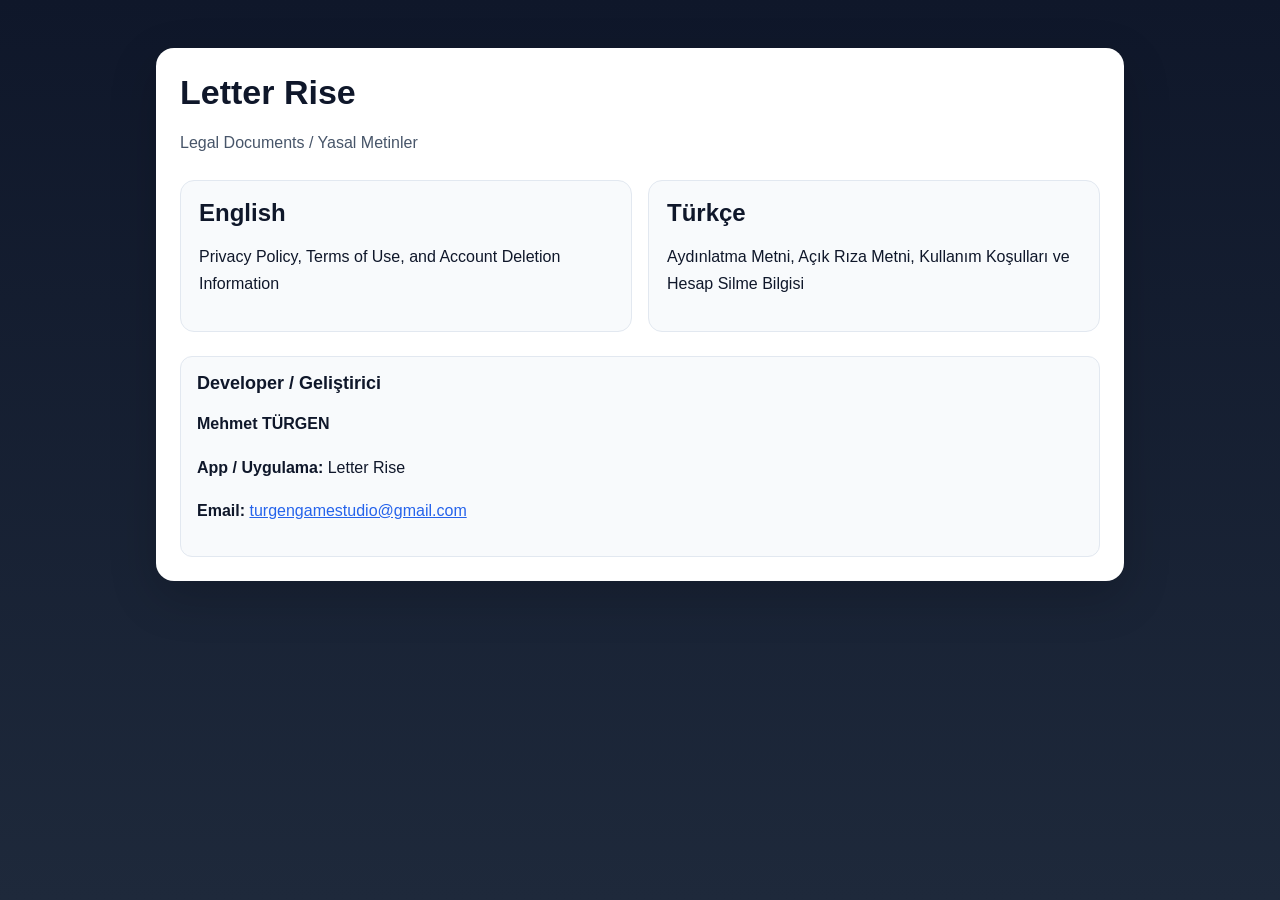
<file: index.html>
<!doctype html>
<html lang="tr">
<head>
  <meta charset="utf-8">
  <meta name="viewport" content="width=device-width,initial-scale=1">
  <title>Letter Rise - Legal & Privacy Center</title>
  <meta name="description" content="Letter Rise legal documents, privacy policy, consent text, terms of use, and account deletion information.">
  <link rel="stylesheet" href="styles.css">
</head>
<body>
  <main class="container">
    <div class="card hero">
      <h1>Letter Rise</h1>
      <p class="muted">Legal Documents / Yasal Metinler</p>

      <div class="lang-grid">
        <a class="lang-card" href="en/privacy-policy.html">
          <h2>English</h2>
          <p>Privacy Policy, Terms of Use, and Account Deletion Information</p>
        </a>

        <a class="lang-card" href="tr/privacy-policy.html">
          <h2>Türkçe</h2>
          <p>Aydınlatma Metni, Açık Rıza Metni, Kullanım Koşulları ve Hesap Silme Bilgisi</p>
        </a>
      </div>

      <section class="info-box">
        <h3>Developer / Geliştirici</h3>
        <p><strong>Mehmet TÜRGEN</strong></p>
        <p><strong>App / Uygulama:</strong> Letter Rise</p>
        <p><strong>Email:</strong> <a href="mailto:turgengamestudio@gmail.com">turgengamestudio@gmail.com</a></p>
      </section>
    </div>
  </main>
</body>
</html>
</file>
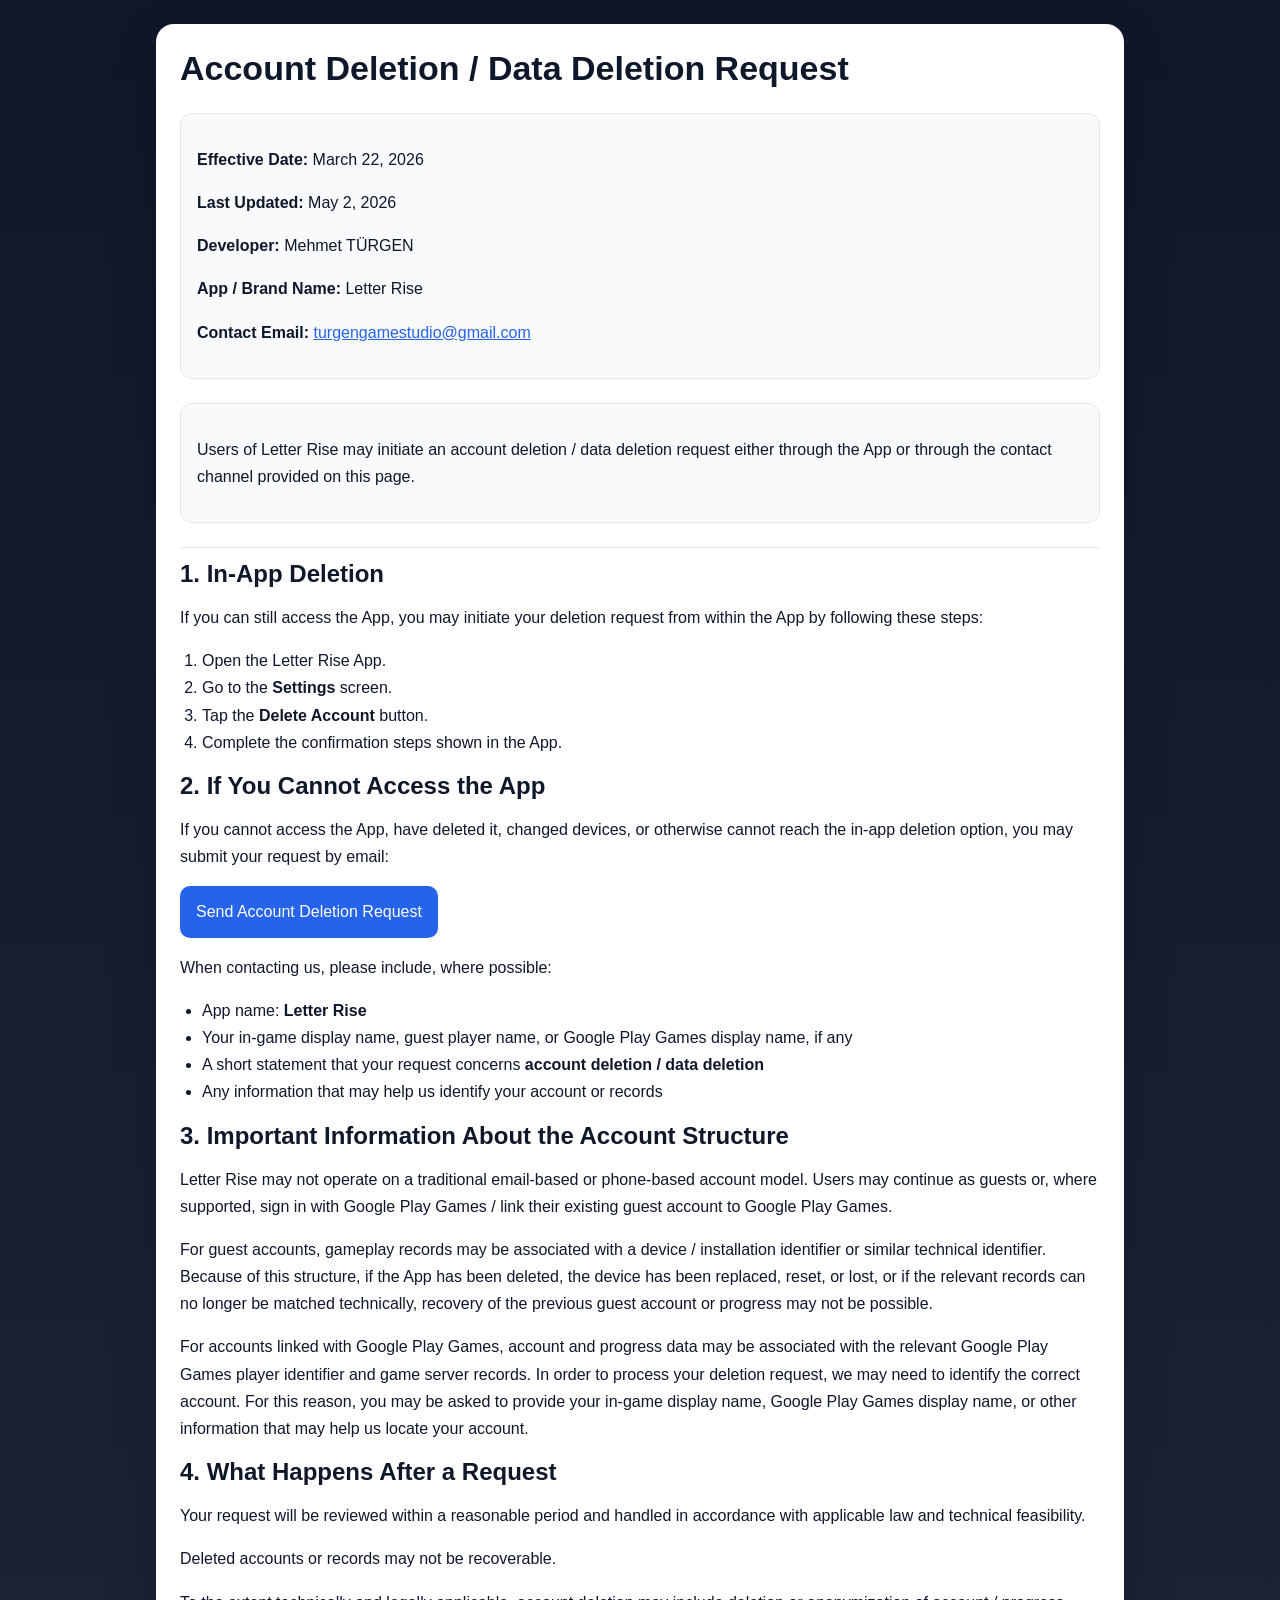
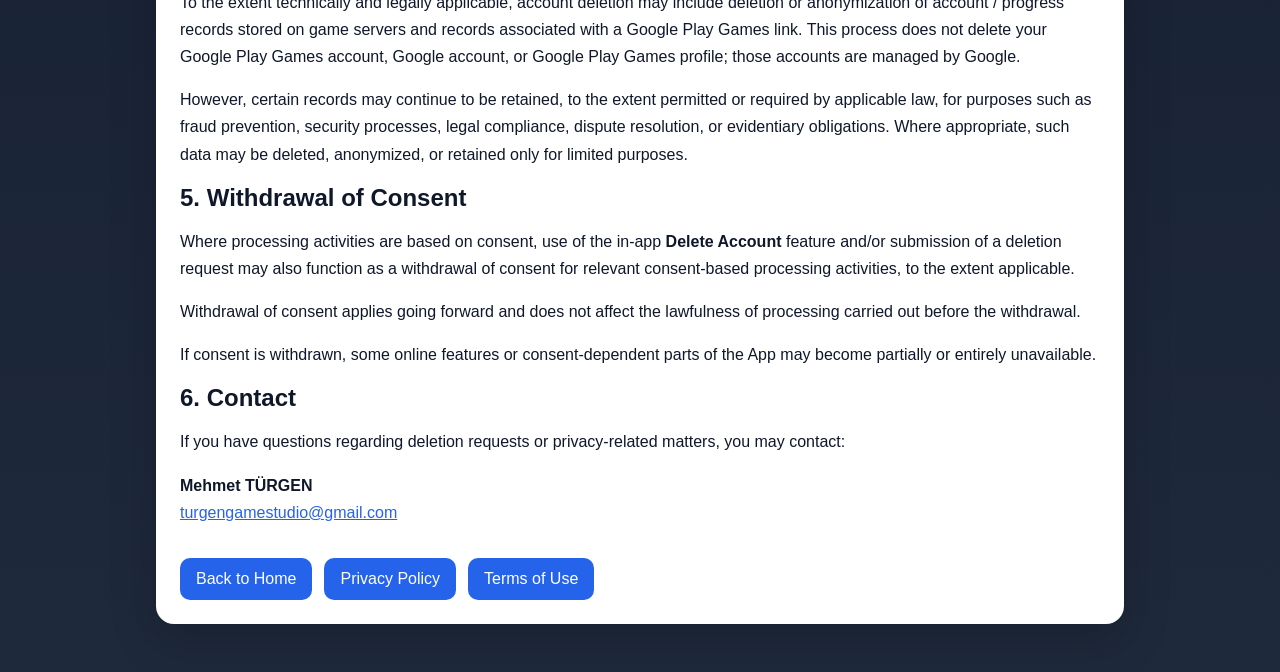
<file: en/account-deletion.html>
<!doctype html>
<html lang="en">
<head>
  <meta charset="utf-8">
  <meta name="viewport" content="width=device-width,initial-scale=1">
  <title>Letter Rise - Account Deletion / Data Deletion Request</title>
  <meta name="description" content="Letter Rise account deletion and data deletion request information">
  <link rel="stylesheet" href="../styles.css">
</head>
<body>
  <main class="container">
    <div class="card">
      <h1>Account Deletion / Data Deletion Request</h1>

      <div class="meta">
  <p><strong>Effective Date:</strong> March 22, 2026</p>
  <p><strong>Last Updated:</strong> May 2, 2026</p>
  <p><strong>Developer:</strong> Mehmet TÜRGEN</p>
  <p><strong>App / Brand Name:</strong> Letter Rise</p>
  <p><strong>Contact Email:</strong> <a href="mailto:turgengamestudio@gmail.com">turgengamestudio@gmail.com</a></p>
      </div>

      <section class="notice-box">
        <p>Users of Letter Rise may initiate an account deletion / data deletion request either through the App or through the contact channel provided on this page.</p>
      </section>

      <section class="legal-text">
        <h2>1. In-App Deletion</h2>
        <p>If you can still access the App, you may initiate your deletion request from within the App by following these steps:</p>
        <ol>
          <li>Open the Letter Rise App.</li>
          <li>Go to the <strong>Settings</strong> screen.</li>
          <li>Tap the <strong>Delete Account</strong> button.</li>
          <li>Complete the confirmation steps shown in the App.</li>
        </ol>

        <h2>2. If You Cannot Access the App</h2>
        <p>If you cannot access the App, have deleted it, changed devices, or otherwise cannot reach the in-app deletion option, you may submit your request by email:</p>

        <p>
          <a class="primary-link" href="mailto:turgengamestudio@gmail.com?subject=Letter%20Rise%20Account%20Deletion%20Request">
            Send Account Deletion Request
          </a>
        </p>

        <p>When contacting us, please include, where possible:</p>
        <ul>
          <li>App name: <strong>Letter Rise</strong></li>
          <li>Your in-game display name, guest player name, or Google Play Games display name, if any</li>
          <li>A short statement that your request concerns <strong>account deletion / data deletion</strong></li>
          <li>Any information that may help us identify your account or records</li>
        </ul>

        <h2>3. Important Information About the Account Structure</h2>
        <p>Letter Rise may not operate on a traditional email-based or phone-based account model. Users may continue as guests or, where supported, sign in with Google Play Games / link their existing guest account to Google Play Games.</p>

        <p>For guest accounts, gameplay records may be associated with a device / installation identifier or similar technical identifier. Because of this structure, if the App has been deleted, the device has been replaced, reset, or lost, or if the relevant records can no longer be matched technically, recovery of the previous guest account or progress may not be possible.</p>

        <p>For accounts linked with Google Play Games, account and progress data may be associated with the relevant Google Play Games player identifier and game server records. In order to process your deletion request, we may need to identify the correct account. For this reason, you may be asked to provide your in-game display name, Google Play Games display name, or other information that may help us locate your account.</p>

        <h2>4. What Happens After a Request</h2>
        <p>Your request will be reviewed within a reasonable period and handled in accordance with applicable law and technical feasibility.</p>

       <p>Deleted accounts or records may not be recoverable.</p>

       <p>To the extent technically and legally applicable, account deletion may include deletion or anonymization of account / progress records stored on game servers and records associated with a Google Play Games link. This process does not delete your Google Play Games account, Google account, or Google Play Games profile; those accounts are managed by Google.</p>

        <p>However, certain records may continue to be retained, to the extent permitted or required by applicable law, for purposes such as fraud prevention, security processes, legal compliance, dispute resolution, or evidentiary obligations. Where appropriate, such data may be deleted, anonymized, or retained only for limited purposes.</p>

        <h2>5. Withdrawal of Consent</h2>
        <p>Where processing activities are based on consent, use of the in-app <strong>Delete Account</strong> feature and/or submission of a deletion request may also function as a withdrawal of consent for relevant consent-based processing activities, to the extent applicable.</p>

        <p>Withdrawal of consent applies going forward and does not affect the lawfulness of processing carried out before the withdrawal.</p>

        <p>If consent is withdrawn, some online features or consent-dependent parts of the App may become partially or entirely unavailable.</p>

        <h2>6. Contact</h2>
        <p>If you have questions regarding deletion requests or privacy-related matters, you may contact:</p>
        <p><strong>Mehmet TÜRGEN</strong><br>
        <a href="mailto:turgengamestudio@gmail.com">turgengamestudio@gmail.com</a></p>
      </section>

      <div class="footer-nav">
        <a class="back-link" href="../index.html">Back to Home</a>
        <a class="primary-link" href="privacy-policy.html">Privacy Policy</a>
        <a class="primary-link" href="terms-license.html">Terms of Use</a>
      </div>
    </div>
  </main>
</body>
</html>
</file>
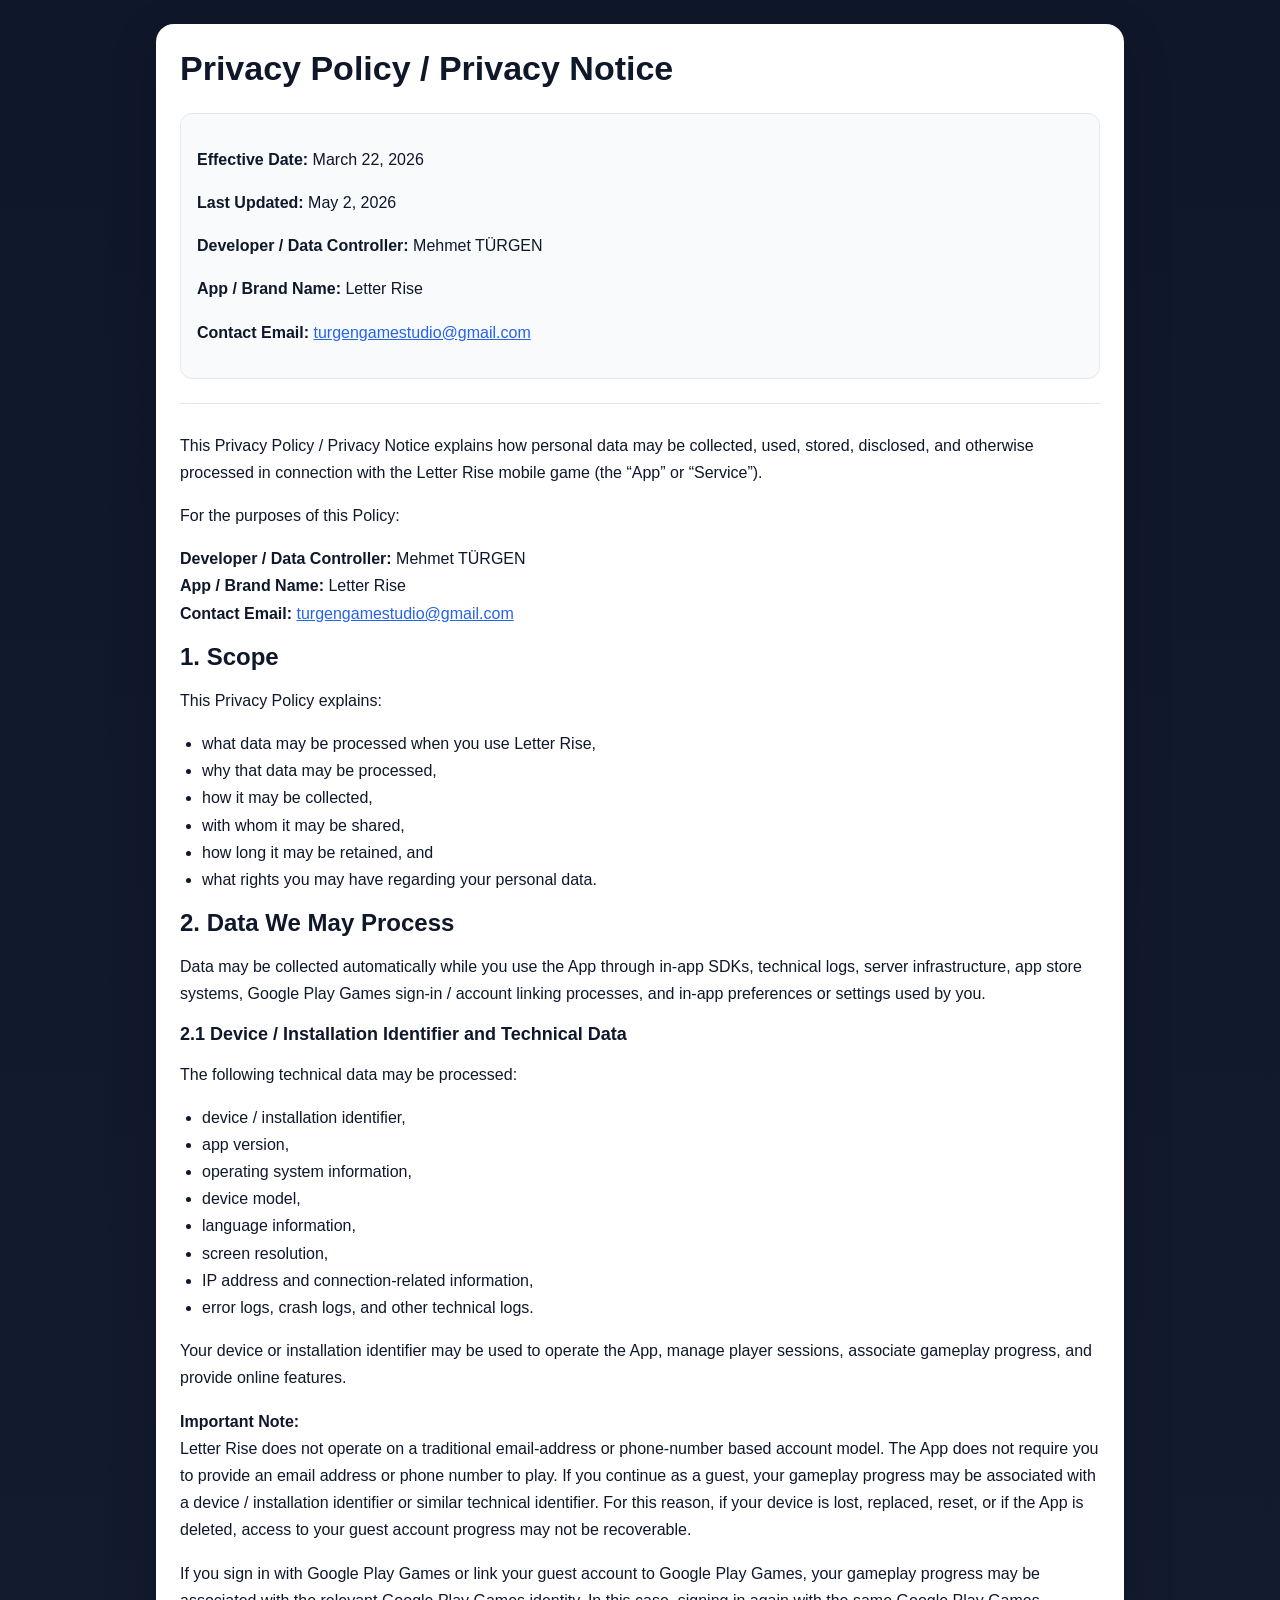
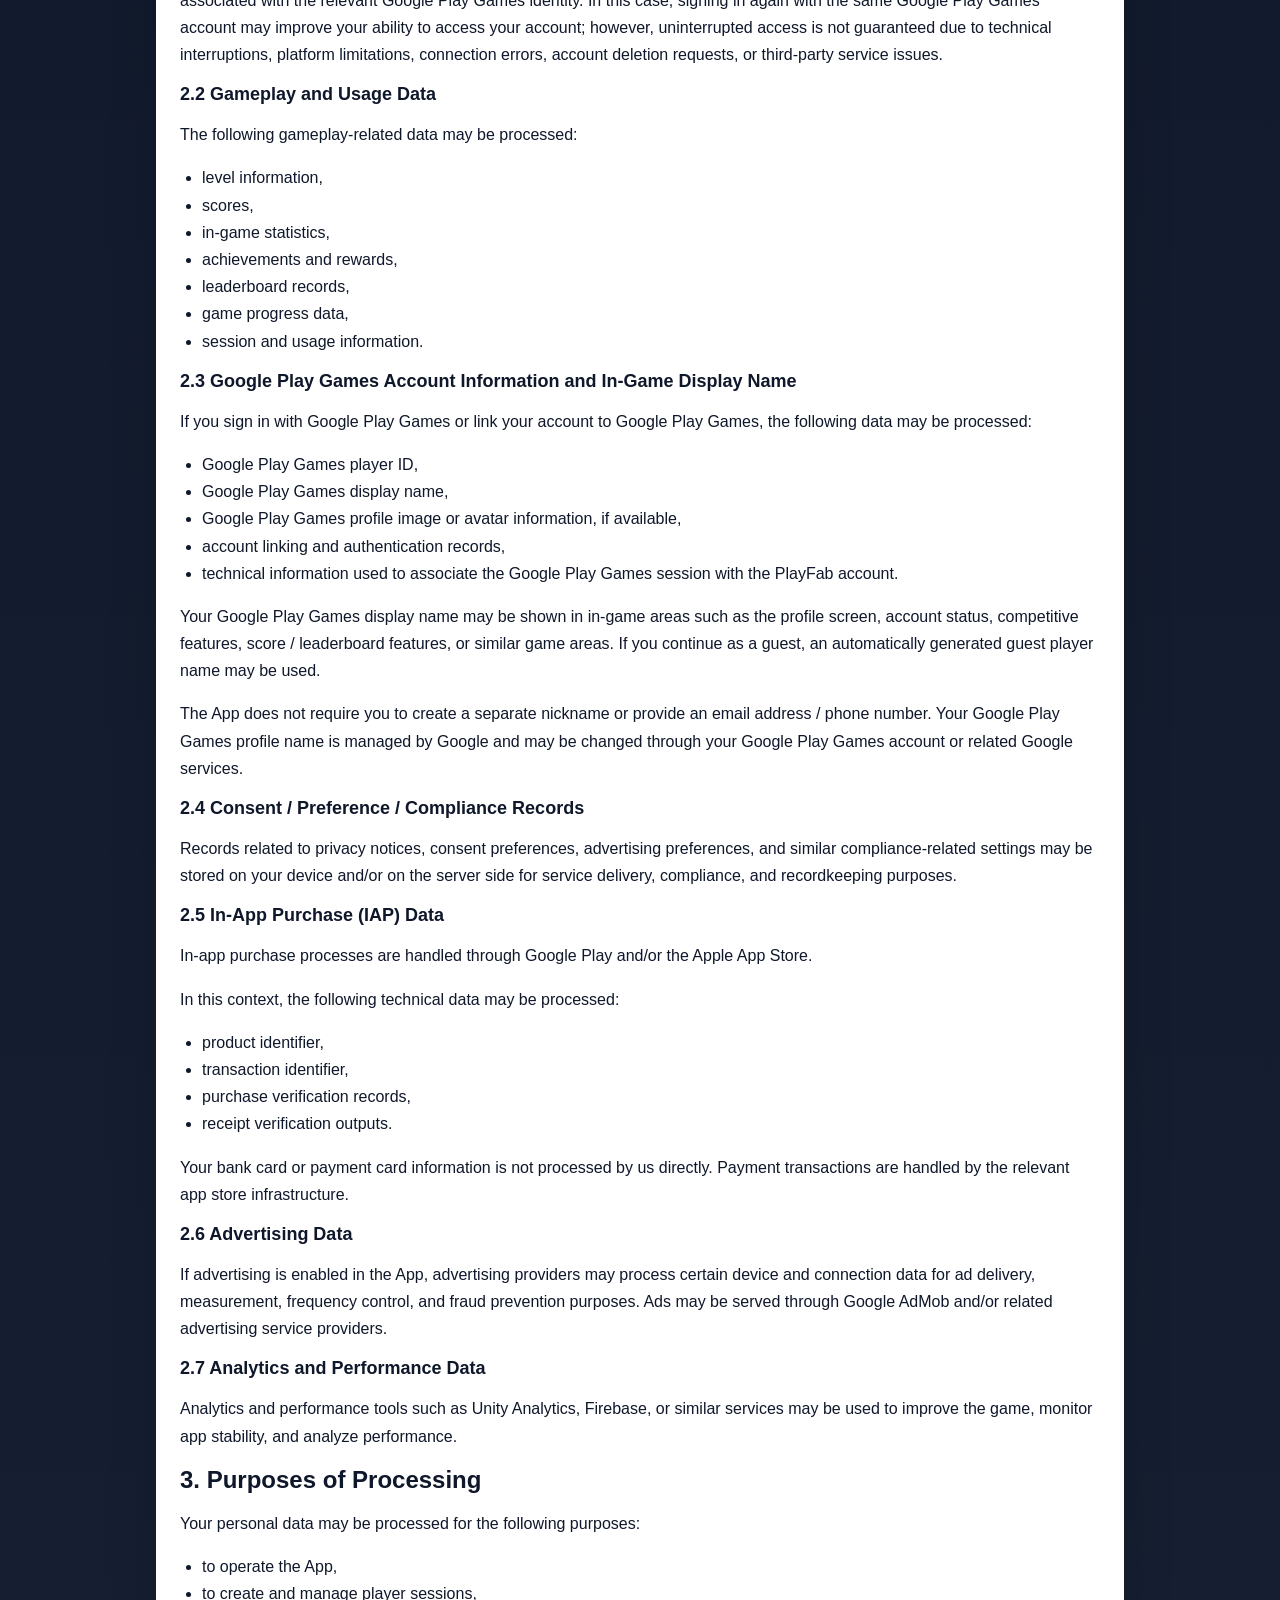
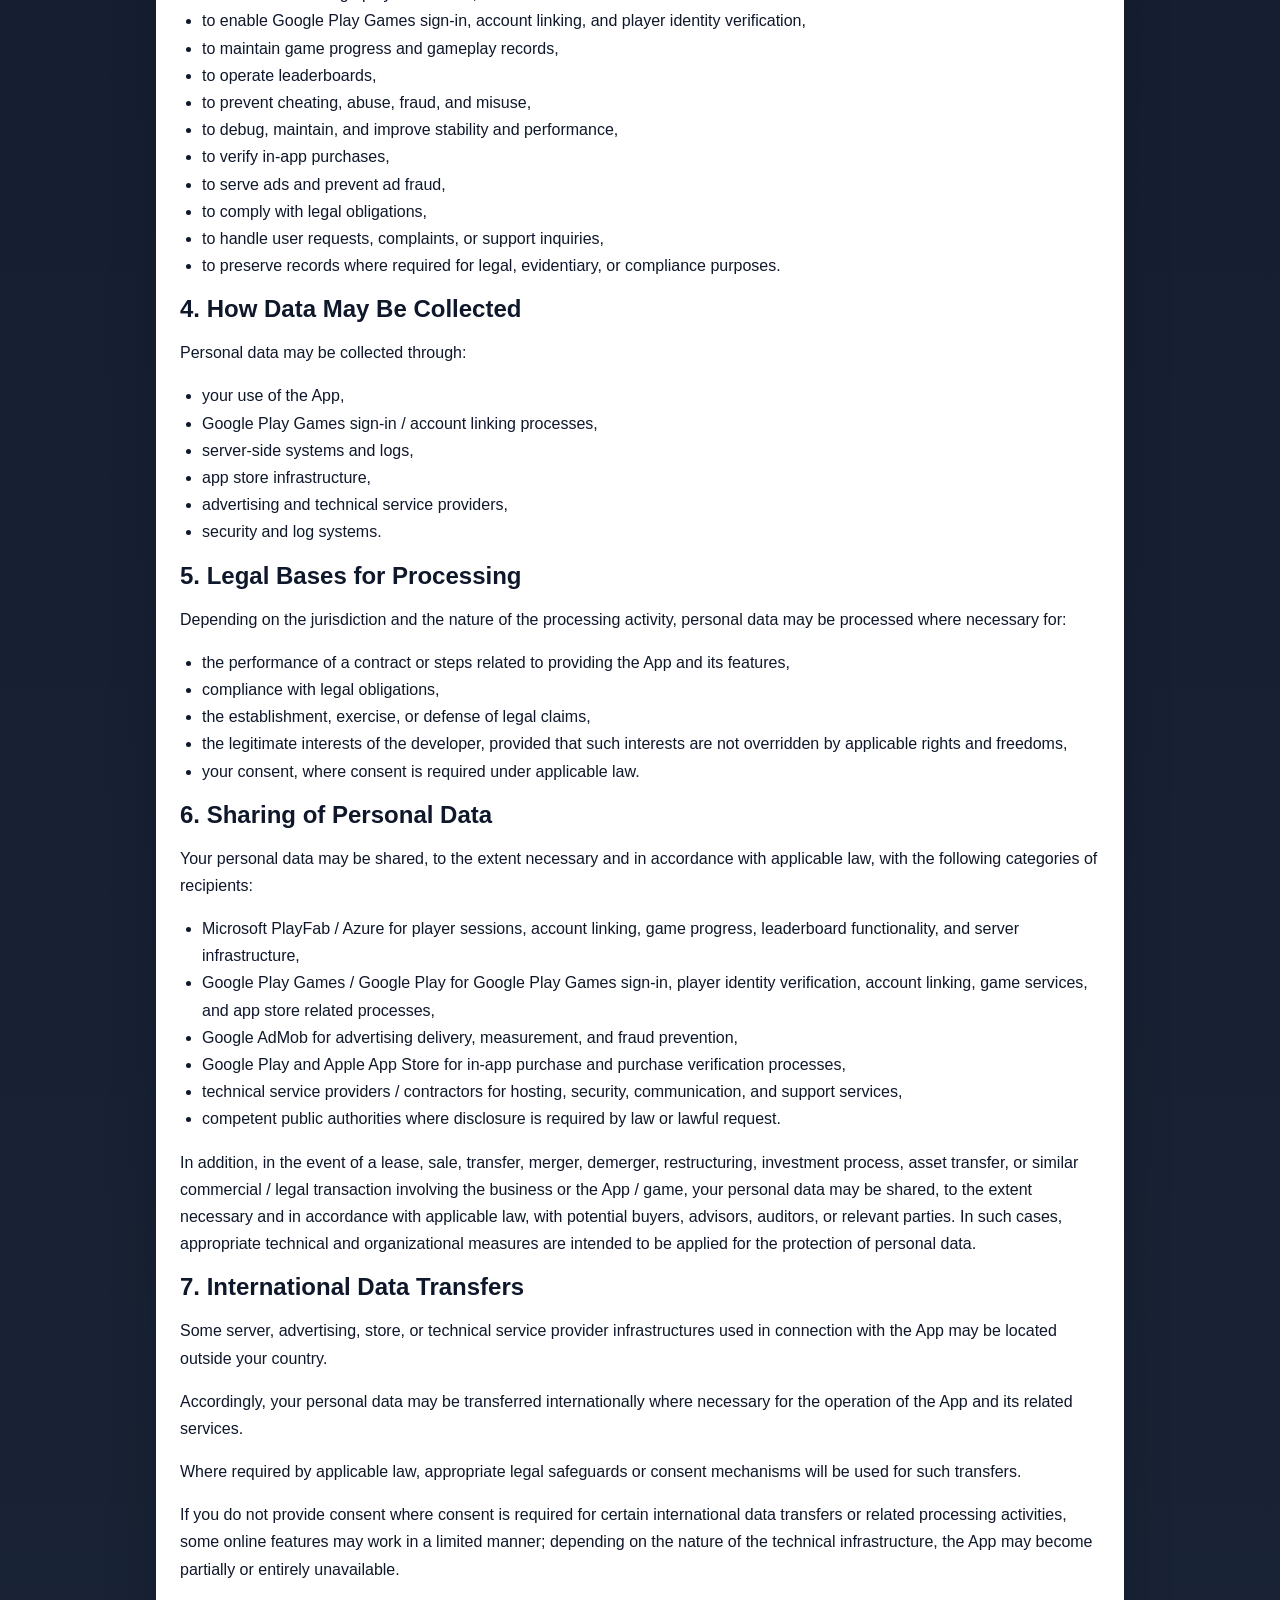
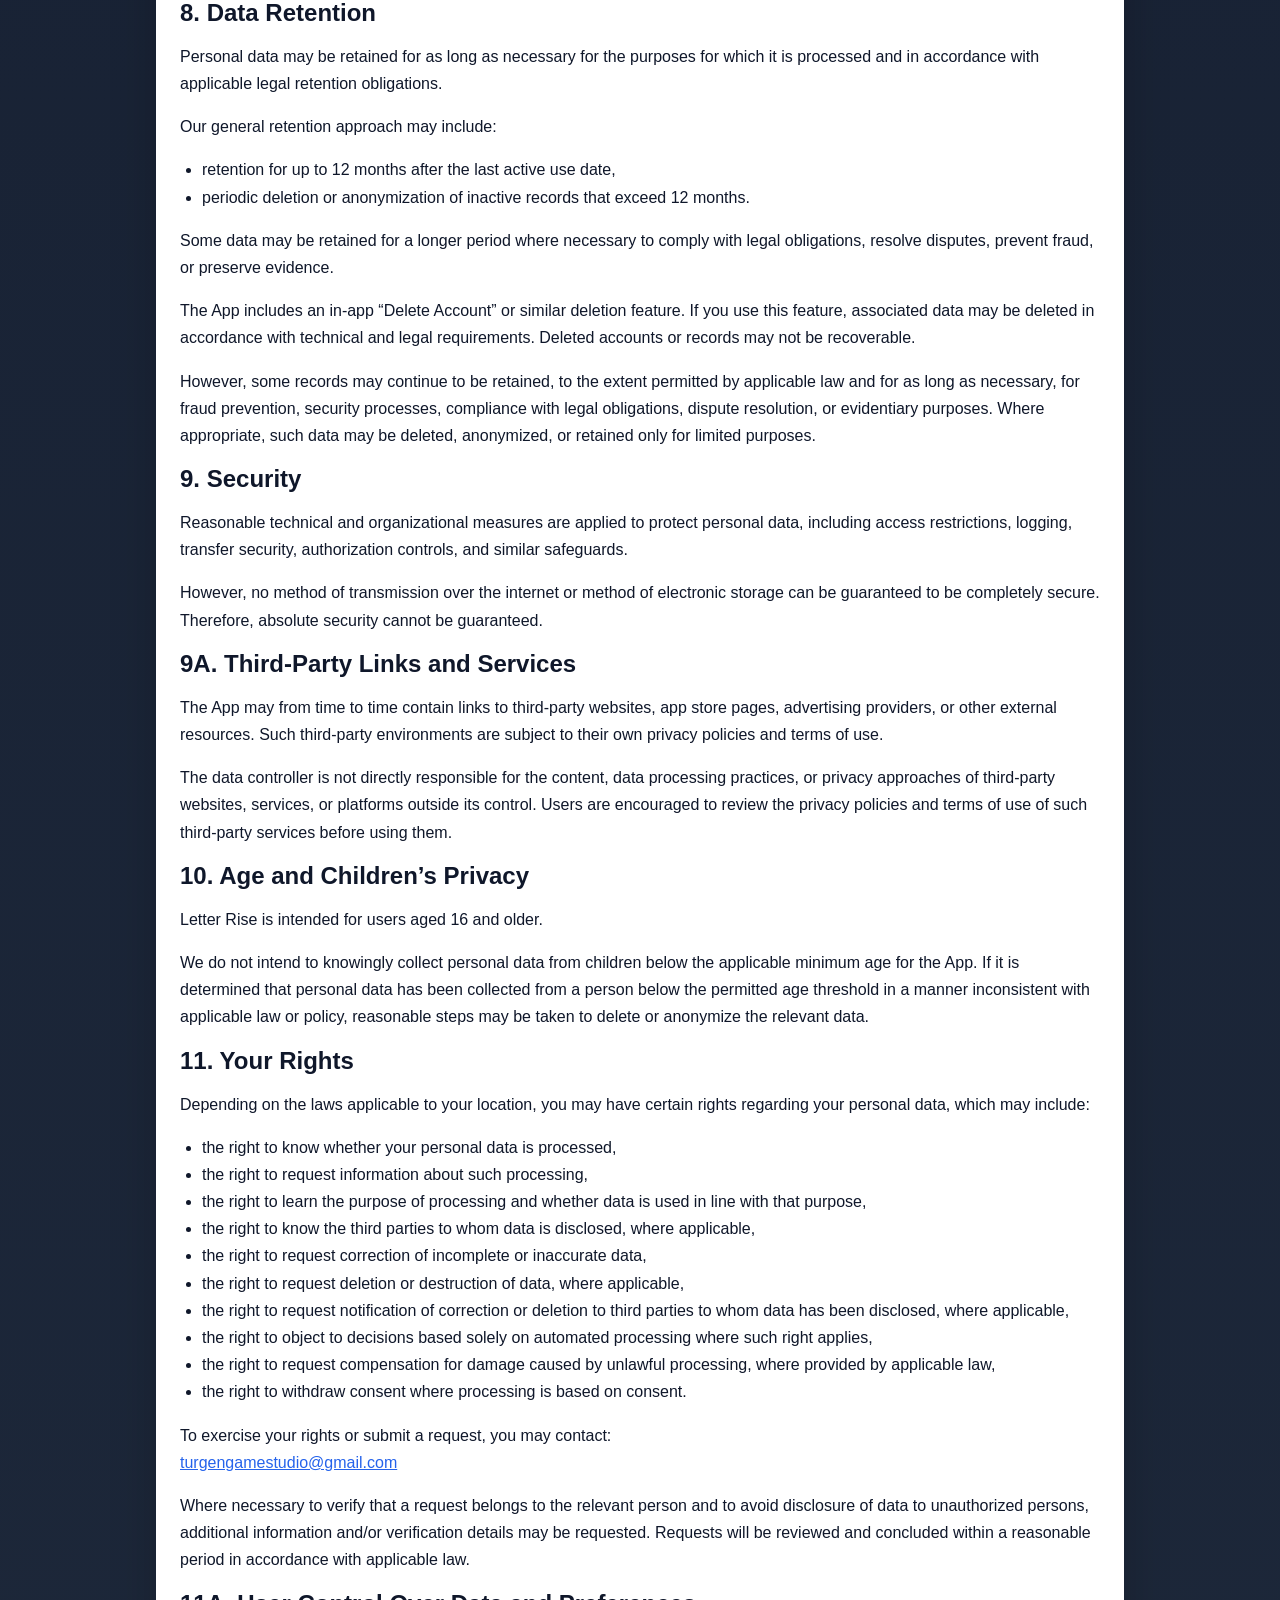
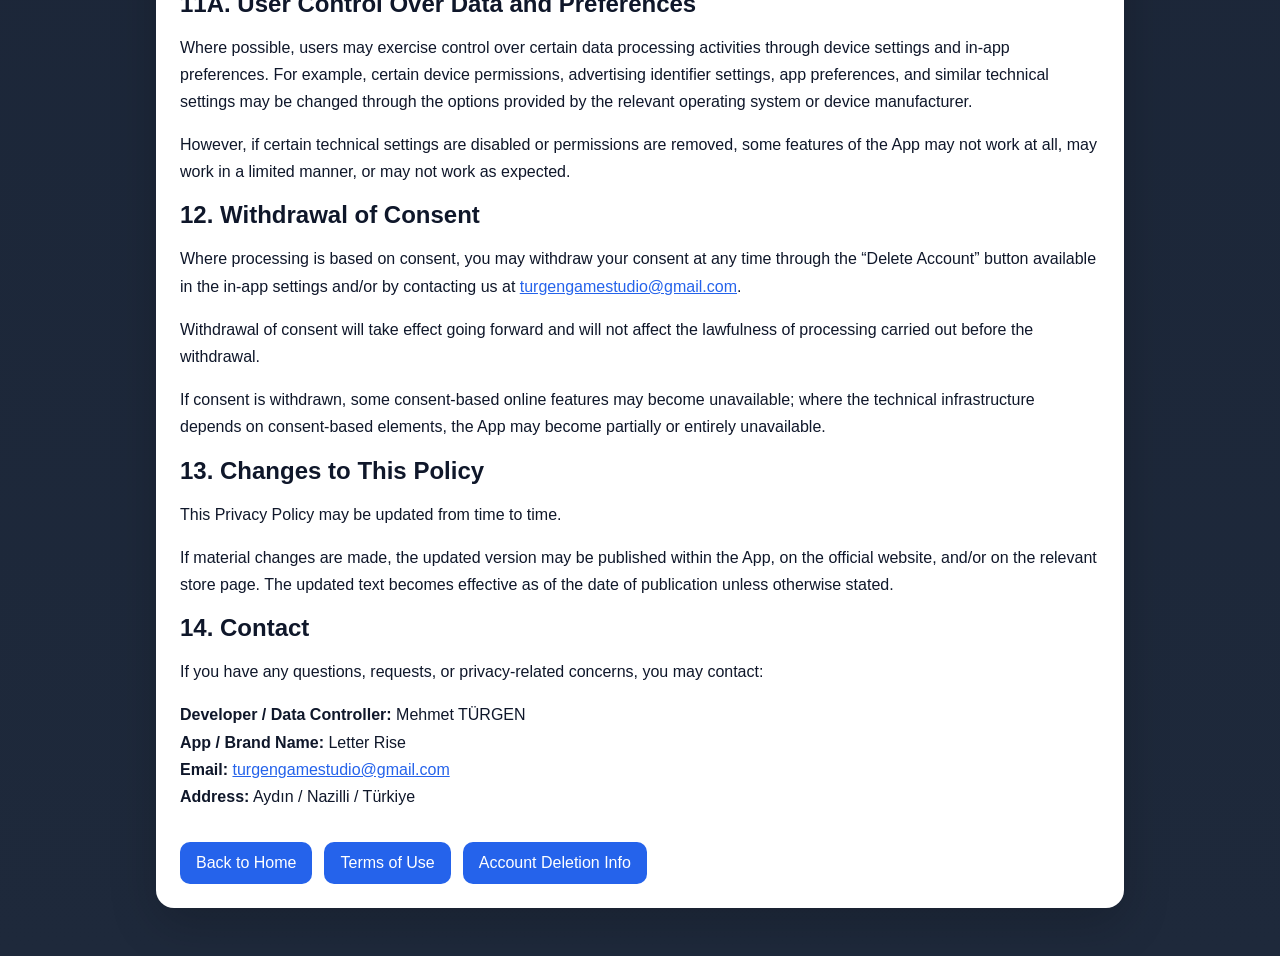
<file: en/privacy-policy.html>
<!doctype html>
<html lang="en">
<head>
  <meta charset="utf-8">
  <meta name="viewport" content="width=device-width,initial-scale=1">
  <title>Letter Rise - Privacy Policy / Privacy Notice</title>
  <meta name="description" content="Letter Rise Privacy Policy / Privacy Notice">
  <link rel="stylesheet" href="../styles.css">
</head>
<body>
  <main class="container">
    <div class="card">
      <h1>Privacy Policy / Privacy Notice</h1>

      <div class="meta">
        <p><strong>Effective Date:</strong> March 22, 2026</p>
        <p><strong>Last Updated:</strong> May 2, 2026</p>
        <p><strong>Developer / Data Controller:</strong> Mehmet TÜRGEN</p>
        <p><strong>App / Brand Name:</strong> Letter Rise</p>
        <p><strong>Contact Email:</strong> <a href="mailto:turgengamestudio@gmail.com">turgengamestudio@gmail.com</a></p>
      </div>

      <section class="legal-text">
        <p>This Privacy Policy / Privacy Notice explains how personal data may be collected, used, stored, disclosed, and otherwise processed in connection with the Letter Rise mobile game (the “App” or “Service”).</p>

        <p>For the purposes of this Policy:</p>
        <p><strong>Developer / Data Controller:</strong> Mehmet TÜRGEN<br>
        <strong>App / Brand Name:</strong> Letter Rise<br>
        <strong>Contact Email:</strong> <a href="mailto:turgengamestudio@gmail.com">turgengamestudio@gmail.com</a></p>

        <h2>1. Scope</h2>
        <p>This Privacy Policy explains:</p>
        <ul>
          <li>what data may be processed when you use Letter Rise,</li>
          <li>why that data may be processed,</li>
          <li>how it may be collected,</li>
          <li>with whom it may be shared,</li>
          <li>how long it may be retained, and</li>
          <li>what rights you may have regarding your personal data.</li>
        </ul>

        <h2>2. Data We May Process</h2>
        <p>Data may be collected automatically while you use the App through in-app SDKs, technical logs, server infrastructure, app store systems, Google Play Games sign-in / account linking processes, and in-app preferences or settings used by you.</p>

        <h3>2.1 Device / Installation Identifier and Technical Data</h3>
        <p>The following technical data may be processed:</p>
        <ul>
          <li>device / installation identifier,</li>
          <li>app version,</li>
          <li>operating system information,</li>
          <li>device model,</li>
          <li>language information,</li>
          <li>screen resolution,</li>
          <li>IP address and connection-related information,</li>
          <li>error logs, crash logs, and other technical logs.</li>
        </ul>

        <p>Your device or installation identifier may be used to operate the App, manage player sessions, associate gameplay progress, and provide online features.</p>

        <p><strong>Important Note:</strong><br>
        Letter Rise does not operate on a traditional email-address or phone-number based account model. The App does not require you to provide an email address or phone number to play. If you continue as a guest, your gameplay progress may be associated with a device / installation identifier or similar technical identifier. For this reason, if your device is lost, replaced, reset, or if the App is deleted, access to your guest account progress may not be recoverable.</p>

        <p>If you sign in with Google Play Games or link your guest account to Google Play Games, your gameplay progress may be associated with the relevant Google Play Games identity. In this case, signing in again with the same Google Play Games account may improve your ability to access your account; however, uninterrupted access is not guaranteed due to technical interruptions, platform limitations, connection errors, account deletion requests, or third-party service issues.</p>

        <h3>2.2 Gameplay and Usage Data</h3>
        <p>The following gameplay-related data may be processed:</p>
        <ul>
          <li>level information,</li>
          <li>scores,</li>
          <li>in-game statistics,</li>
          <li>achievements and rewards,</li>
          <li>leaderboard records,</li>
          <li>game progress data,</li>
          <li>session and usage information.</li>
        </ul>

        <h3>2.3 Google Play Games Account Information and In-Game Display Name</h3>
       <p>If you sign in with Google Play Games or link your account to Google Play Games, the following data may be processed:</p>
        <ul>
        <li>Google Play Games player ID,</li>
        <li>Google Play Games display name,</li>
        <li>Google Play Games profile image or avatar information, if available,</li>
        <li>account linking and authentication records,</li>
        <li>technical information used to associate the Google Play Games session with the PlayFab account.</li>
        </ul>

        <p>Your Google Play Games display name may be shown in in-game areas such as the profile screen, account status, competitive features, score / leaderboard features, or similar game areas. If you continue as a guest, an automatically generated guest player name may be used.</p>

        <p>The App does not require you to create a separate nickname or provide an email address / phone number. Your Google Play Games profile name is managed by Google and may be changed through your Google Play Games account or related Google services.</p>

        <h3>2.4 Consent / Preference / Compliance Records</h3>
        <p>Records related to privacy notices, consent preferences, advertising preferences, and similar compliance-related settings may be stored on your device and/or on the server side for service delivery, compliance, and recordkeeping purposes.</p>

        <h3>2.5 In-App Purchase (IAP) Data</h3>
        <p>In-app purchase processes are handled through Google Play and/or the Apple App Store.</p>
        <p>In this context, the following technical data may be processed:</p>
        <ul>
          <li>product identifier,</li>
          <li>transaction identifier,</li>
          <li>purchase verification records,</li>
          <li>receipt verification outputs.</li>
        </ul>

        <p>Your bank card or payment card information is not processed by us directly. Payment transactions are handled by the relevant app store infrastructure.</p>

        <h3>2.6 Advertising Data</h3>
        <p>If advertising is enabled in the App, advertising providers may process certain device and connection data for ad delivery, measurement, frequency control, and fraud prevention purposes. Ads may be served through Google AdMob and/or related advertising service providers.</p>

        <h3>2.7 Analytics and Performance Data</h3>
        <p>Analytics and performance tools such as Unity Analytics, Firebase, or similar services may be used to improve the game, monitor app stability, and analyze performance.</p>

        <h2>3. Purposes of Processing</h2>
        <p>Your personal data may be processed for the following purposes:</p>
        <ul>
          <li>to operate the App,</li>
          <li>to create and manage player sessions,</li>
          <li>to enable Google Play Games sign-in, account linking, and player identity verification,</li>
          <li>to maintain game progress and gameplay records,</li>
          <li>to operate leaderboards,</li>
          <li>to prevent cheating, abuse, fraud, and misuse,</li>
          <li>to debug, maintain, and improve stability and performance,</li>
          <li>to verify in-app purchases,</li>
          <li>to serve ads and prevent ad fraud,</li>
          <li>to comply with legal obligations,</li>
          <li>to handle user requests, complaints, or support inquiries,</li>
          <li>to preserve records where required for legal, evidentiary, or compliance purposes.</li>
        </ul>

        <h2>4. How Data May Be Collected</h2>
        <p>Personal data may be collected through:</p>
        <ul>
          <li>your use of the App,</li>
          <li>Google Play Games sign-in / account linking processes,</li>
          <li>server-side systems and logs,</li>
          <li>app store infrastructure,</li>
          <li>advertising and technical service providers,</li>
          <li>security and log systems.</li>
        </ul>

        <h2>5. Legal Bases for Processing</h2>
        <p>Depending on the jurisdiction and the nature of the processing activity, personal data may be processed where necessary for:</p>
        <ul>
          <li>the performance of a contract or steps related to providing the App and its features,</li>
          <li>compliance with legal obligations,</li>
          <li>the establishment, exercise, or defense of legal claims,</li>
          <li>the legitimate interests of the developer, provided that such interests are not overridden by applicable rights and freedoms,</li>
          <li>your consent, where consent is required under applicable law.</li>
        </ul>

        <h2>6. Sharing of Personal Data</h2>
        <p>Your personal data may be shared, to the extent necessary and in accordance with applicable law, with the following categories of recipients:</p>
        <ul>
          <li>Microsoft PlayFab / Azure for player sessions, account linking, game progress, leaderboard functionality, and server infrastructure,</li>
          <li>Google Play Games / Google Play for Google Play Games sign-in, player identity verification, account linking, game services, and app store related processes,</li>
          <li>Google AdMob for advertising delivery, measurement, and fraud prevention,</li>
          <li>Google Play and Apple App Store for in-app purchase and purchase verification processes,</li>
          <li>technical service providers / contractors for hosting, security, communication, and support services,</li>
          <li>competent public authorities where disclosure is required by law or lawful request.</li>
        </ul>

        <p>In addition, in the event of a lease, sale, transfer, merger, demerger, restructuring, investment process, asset transfer, or similar commercial / legal transaction involving the business or the App / game, your personal data may be shared, to the extent necessary and in accordance with applicable law, with potential buyers, advisors, auditors, or relevant parties. In such cases, appropriate technical and organizational measures are intended to be applied for the protection of personal data.</p>

        <h2>7. International Data Transfers</h2>
        <p>Some server, advertising, store, or technical service provider infrastructures used in connection with the App may be located outside your country.</p>
        <p>Accordingly, your personal data may be transferred internationally where necessary for the operation of the App and its related services.</p>
        <p>Where required by applicable law, appropriate legal safeguards or consent mechanisms will be used for such transfers.</p>
        <p>If you do not provide consent where consent is required for certain international data transfers or related processing activities, some online features may work in a limited manner; depending on the nature of the technical infrastructure, the App may become partially or entirely unavailable.</p>

        <h2>8. Data Retention</h2>
        <p>Personal data may be retained for as long as necessary for the purposes for which it is processed and in accordance with applicable legal retention obligations.</p>
        <p>Our general retention approach may include:</p>
        <ul>
          <li>retention for up to 12 months after the last active use date,</li>
          <li>periodic deletion or anonymization of inactive records that exceed 12 months.</li>
        </ul>

        <p>Some data may be retained for a longer period where necessary to comply with legal obligations, resolve disputes, prevent fraud, or preserve evidence.</p>
        <p>The App includes an in-app “Delete Account” or similar deletion feature. If you use this feature, associated data may be deleted in accordance with technical and legal requirements. Deleted accounts or records may not be recoverable.</p>
        <p>However, some records may continue to be retained, to the extent permitted by applicable law and for as long as necessary, for fraud prevention, security processes, compliance with legal obligations, dispute resolution, or evidentiary purposes. Where appropriate, such data may be deleted, anonymized, or retained only for limited purposes.</p>

        <h2>9. Security</h2>
        <p>Reasonable technical and organizational measures are applied to protect personal data, including access restrictions, logging, transfer security, authorization controls, and similar safeguards.</p>
        <p>However, no method of transmission over the internet or method of electronic storage can be guaranteed to be completely secure. Therefore, absolute security cannot be guaranteed.</p>

        <h2>9A. Third-Party Links and Services</h2>
        <p>The App may from time to time contain links to third-party websites, app store pages, advertising providers, or other external resources. Such third-party environments are subject to their own privacy policies and terms of use.</p>
        <p>The data controller is not directly responsible for the content, data processing practices, or privacy approaches of third-party websites, services, or platforms outside its control. Users are encouraged to review the privacy policies and terms of use of such third-party services before using them.</p>

        <h2>10. Age and Children’s Privacy</h2>
        <p>Letter Rise is intended for users aged 16 and older.</p>
        <p>We do not intend to knowingly collect personal data from children below the applicable minimum age for the App. If it is determined that personal data has been collected from a person below the permitted age threshold in a manner inconsistent with applicable law or policy, reasonable steps may be taken to delete or anonymize the relevant data.</p>

        <h2>11. Your Rights</h2>
        <p>Depending on the laws applicable to your location, you may have certain rights regarding your personal data, which may include:</p>
        <ul>
          <li>the right to know whether your personal data is processed,</li>
          <li>the right to request information about such processing,</li>
          <li>the right to learn the purpose of processing and whether data is used in line with that purpose,</li>
          <li>the right to know the third parties to whom data is disclosed, where applicable,</li>
          <li>the right to request correction of incomplete or inaccurate data,</li>
          <li>the right to request deletion or destruction of data, where applicable,</li>
          <li>the right to request notification of correction or deletion to third parties to whom data has been disclosed, where applicable,</li>
          <li>the right to object to decisions based solely on automated processing where such right applies,</li>
          <li>the right to request compensation for damage caused by unlawful processing, where provided by applicable law,</li>
          <li>the right to withdraw consent where processing is based on consent.</li>
        </ul>

        <p>To exercise your rights or submit a request, you may contact:<br>
        <a href="mailto:turgengamestudio@gmail.com">turgengamestudio@gmail.com</a></p>

        <p>Where necessary to verify that a request belongs to the relevant person and to avoid disclosure of data to unauthorized persons, additional information and/or verification details may be requested. Requests will be reviewed and concluded within a reasonable period in accordance with applicable law.</p>

        <h2>11A. User Control Over Data and Preferences</h2>
        <p>Where possible, users may exercise control over certain data processing activities through device settings and in-app preferences. For example, certain device permissions, advertising identifier settings, app preferences, and similar technical settings may be changed through the options provided by the relevant operating system or device manufacturer.</p>
        <p>However, if certain technical settings are disabled or permissions are removed, some features of the App may not work at all, may work in a limited manner, or may not work as expected.</p>

        <h2>12. Withdrawal of Consent</h2>
        <p>Where processing is based on consent, you may withdraw your consent at any time through the “Delete Account” button available in the in-app settings and/or by contacting us at <a href="mailto:turgengamestudio@gmail.com">turgengamestudio@gmail.com</a>.</p>
        <p>Withdrawal of consent will take effect going forward and will not affect the lawfulness of processing carried out before the withdrawal.</p>
        <p>If consent is withdrawn, some consent-based online features may become unavailable; where the technical infrastructure depends on consent-based elements, the App may become partially or entirely unavailable.</p>

        <h2>13. Changes to This Policy</h2>
        <p>This Privacy Policy may be updated from time to time.</p>
        <p>If material changes are made, the updated version may be published within the App, on the official website, and/or on the relevant store page. The updated text becomes effective as of the date of publication unless otherwise stated.</p>

        <h2>14. Contact</h2>
        <p>If you have any questions, requests, or privacy-related concerns, you may contact:</p>
        <p><strong>Developer / Data Controller:</strong> Mehmet TÜRGEN<br>
        <strong>App / Brand Name:</strong> Letter Rise<br>
        <strong>Email:</strong> <a href="mailto:turgengamestudio@gmail.com">turgengamestudio@gmail.com</a><br>
        <strong>Address:</strong> Aydın / Nazilli / Türkiye</p>
      </section>

      <div class="footer-nav">
        <a class="back-link" href="../index.html">Back to Home</a>
        <a class="primary-link" href="terms-license.html">Terms of Use</a>
        <a class="primary-link" href="account-deletion.html">Account Deletion Info</a>
      </div>
    </div>
  </main>
</body>
</html>
</file>
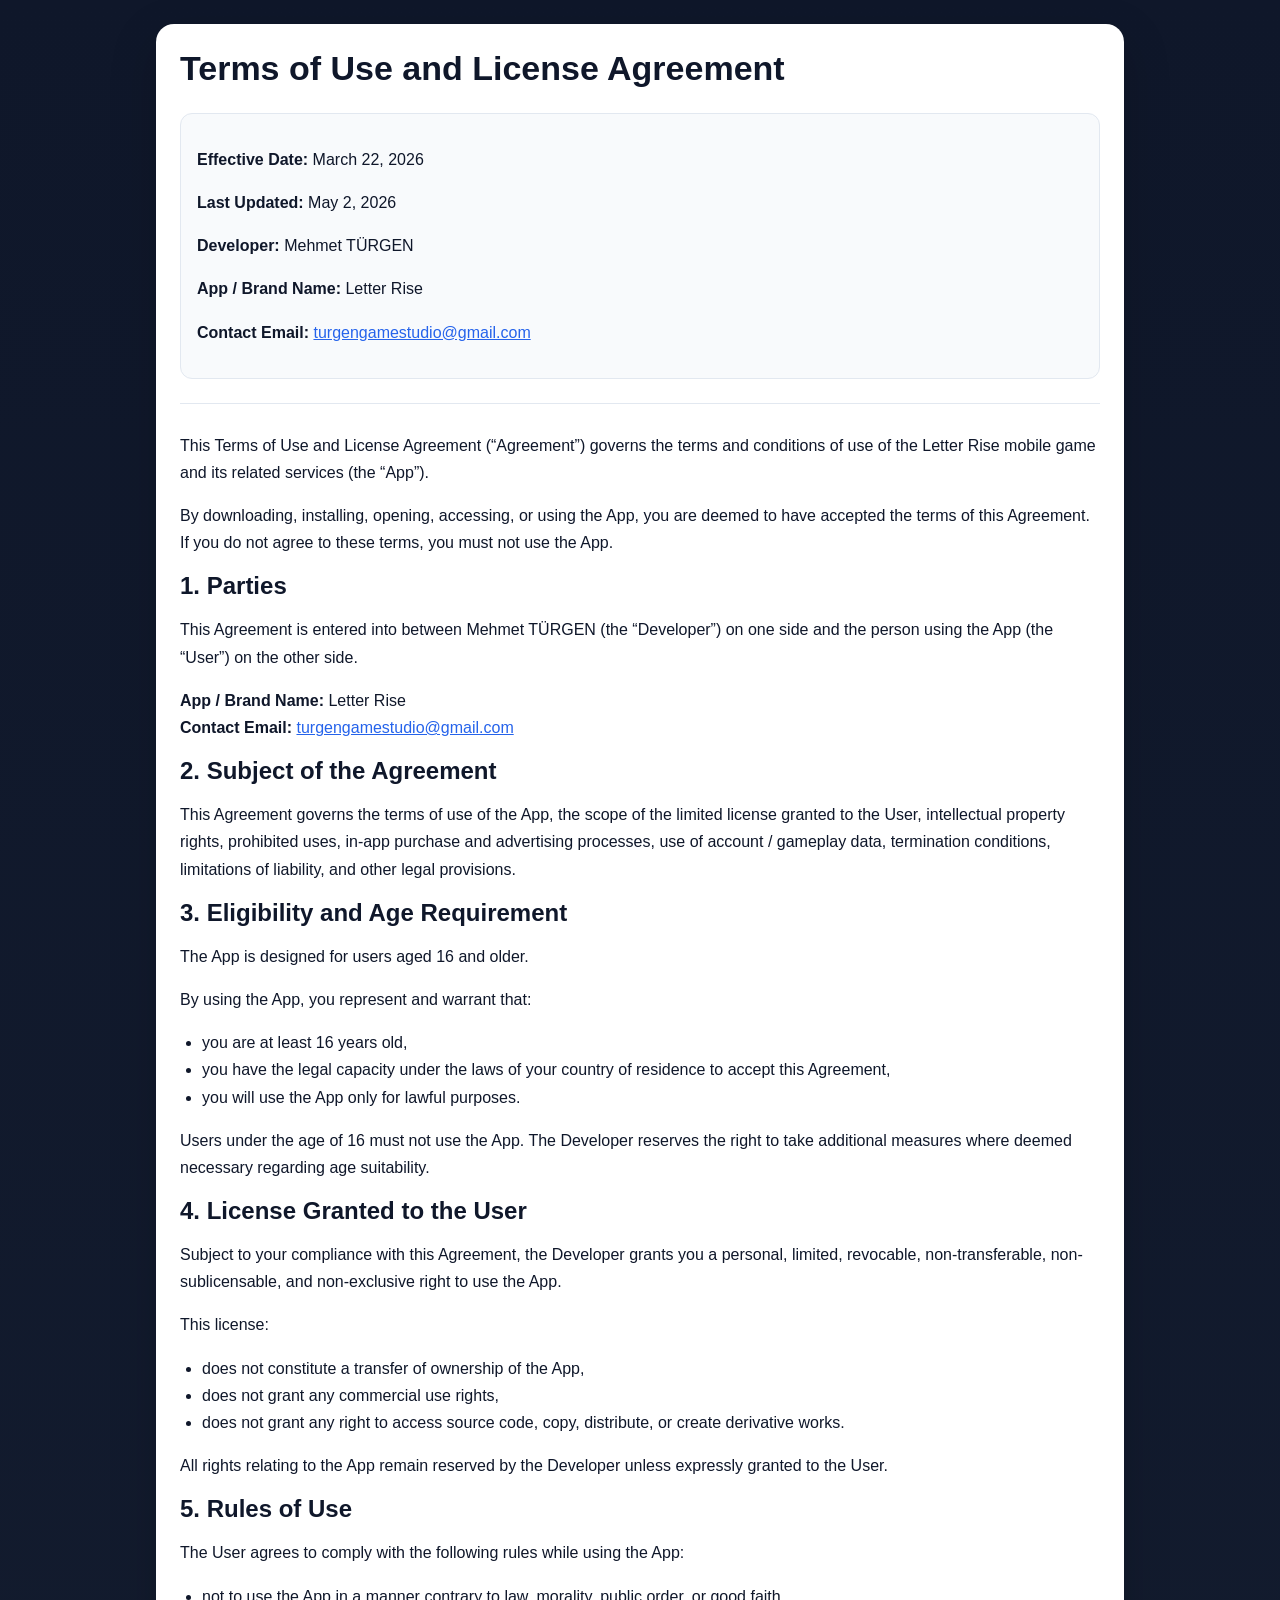
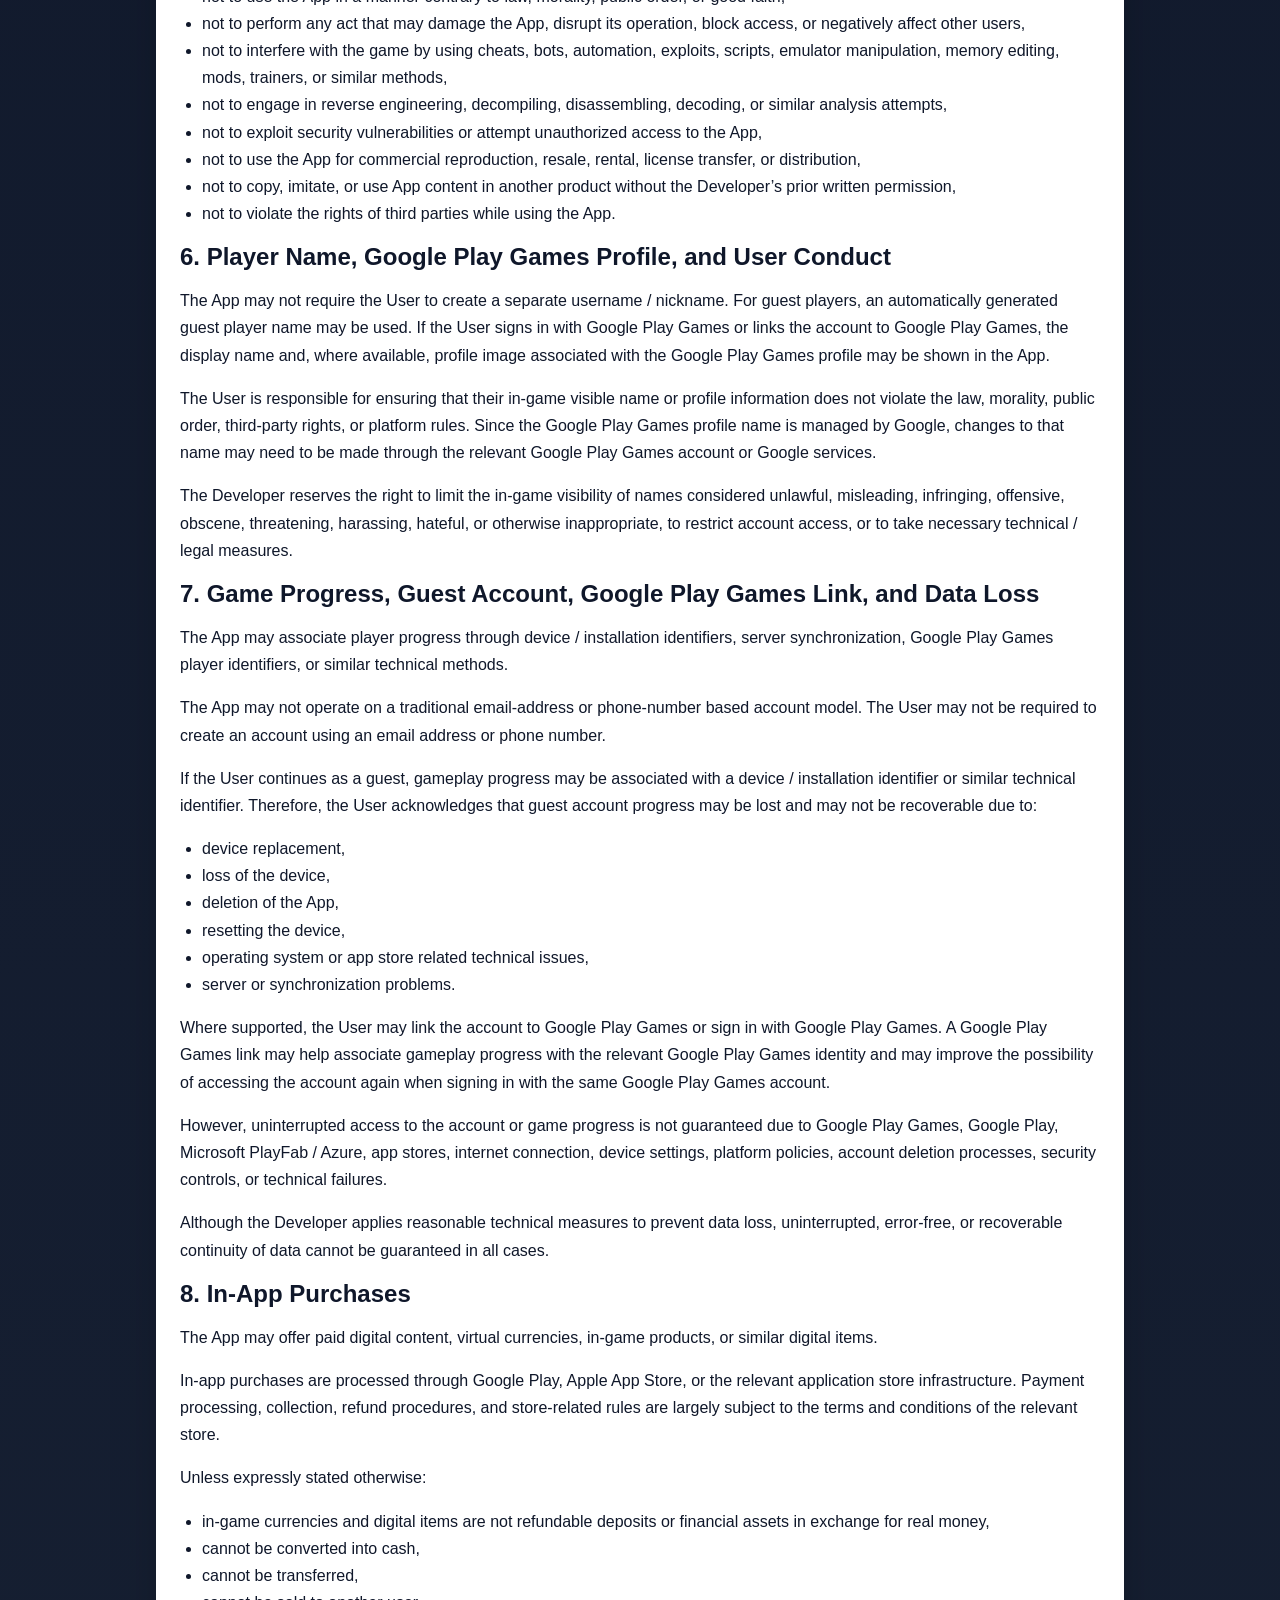
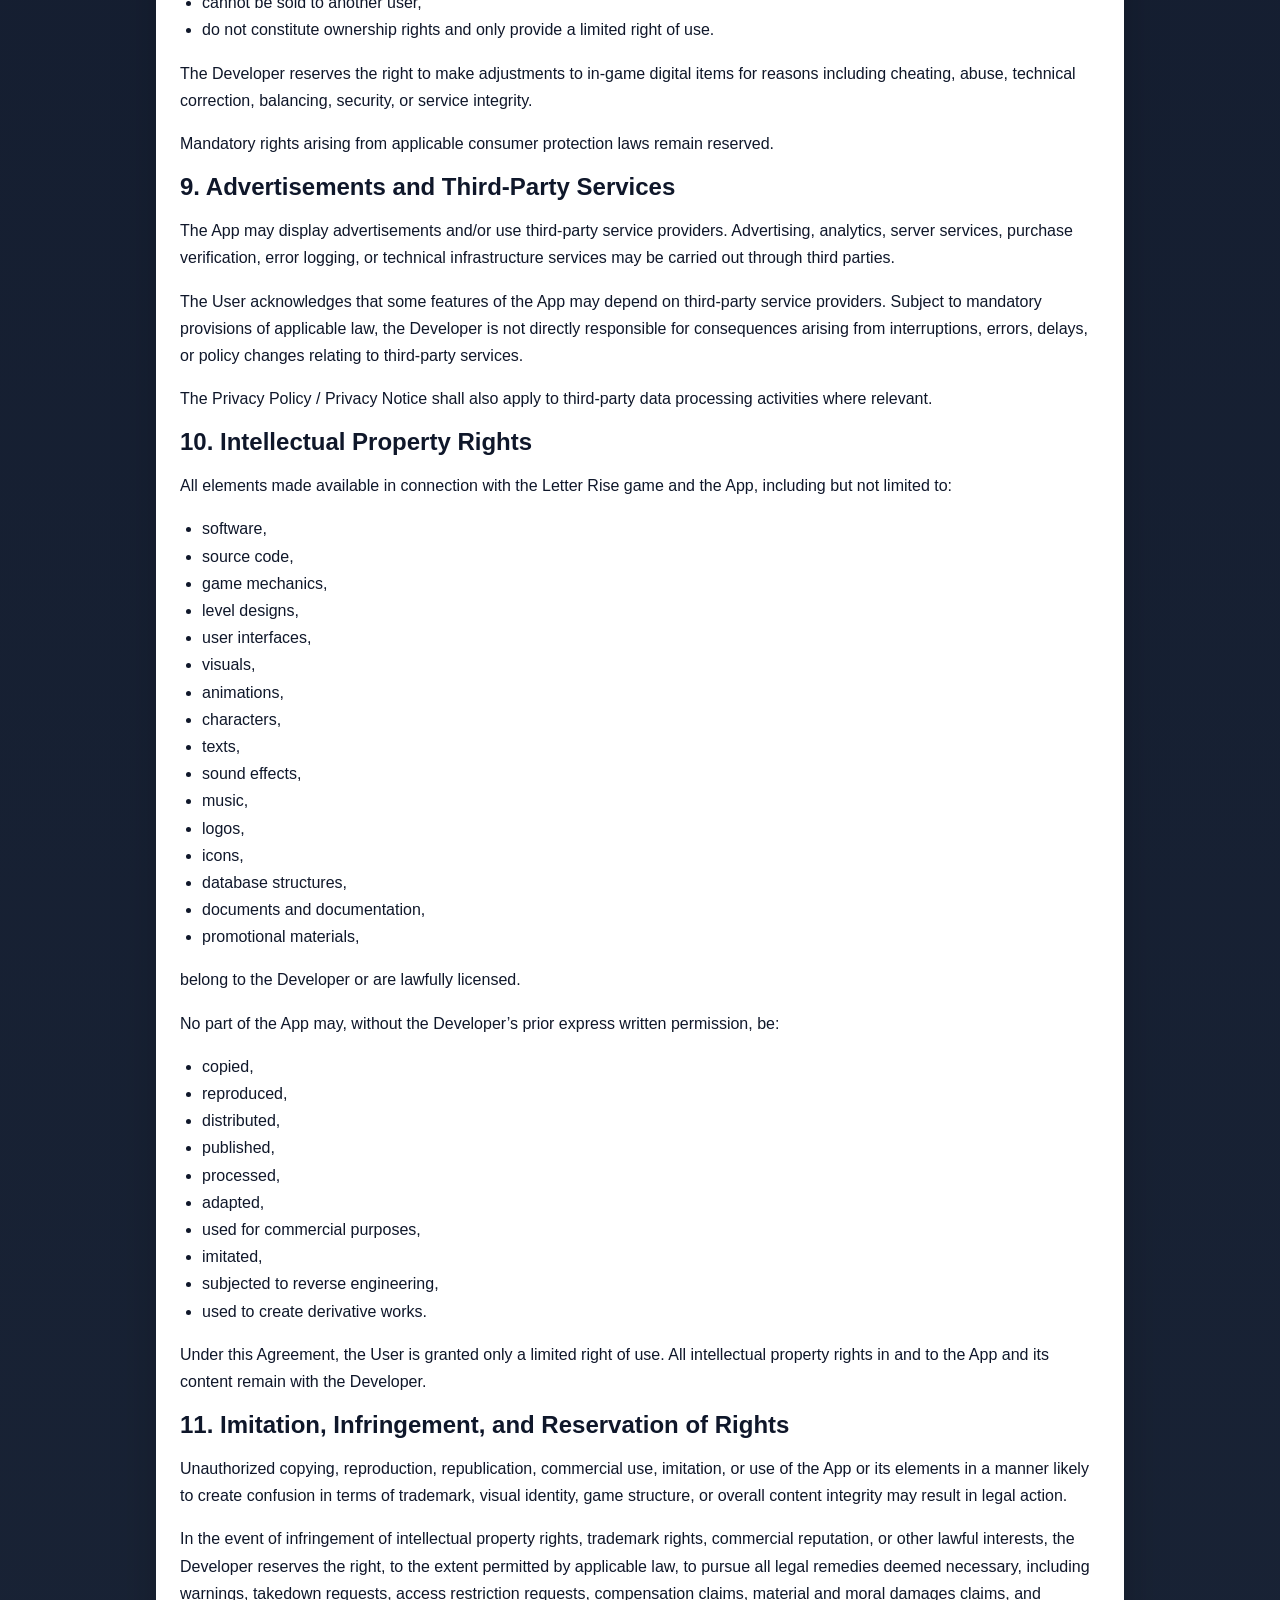
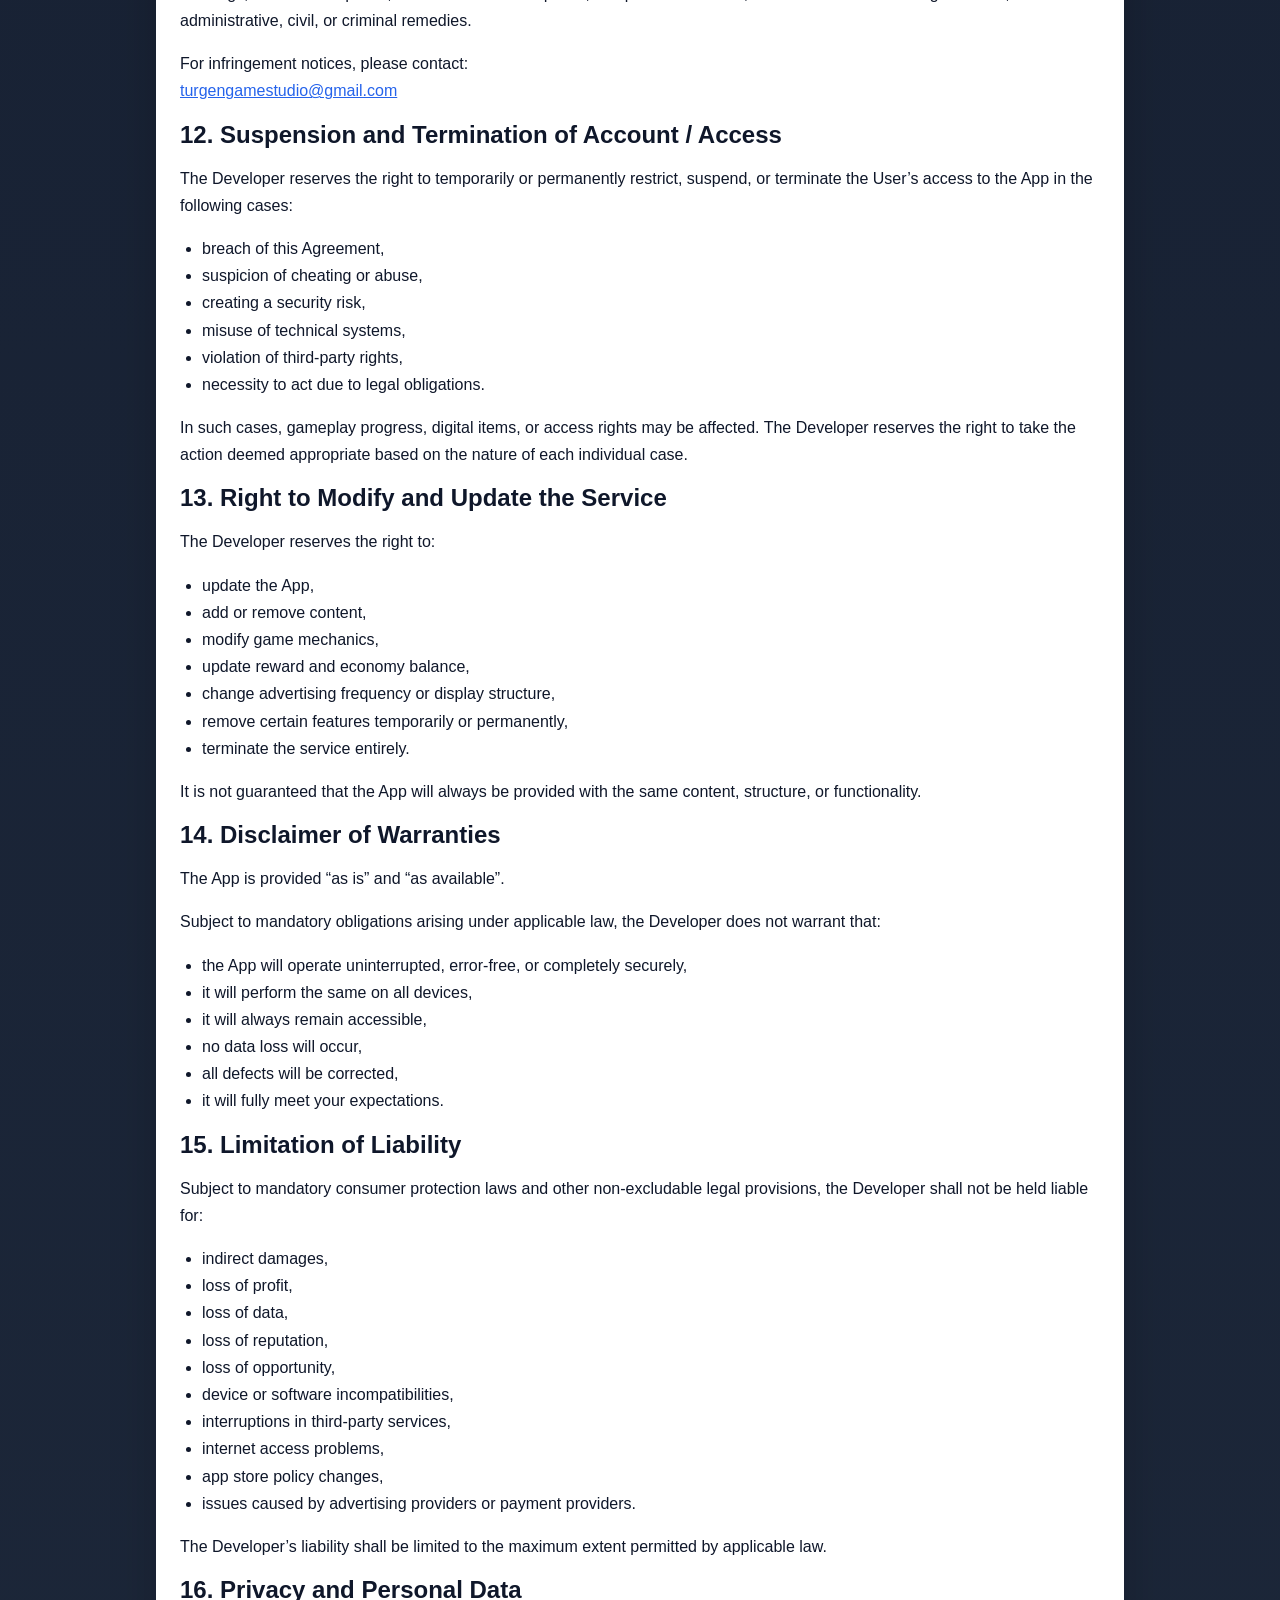
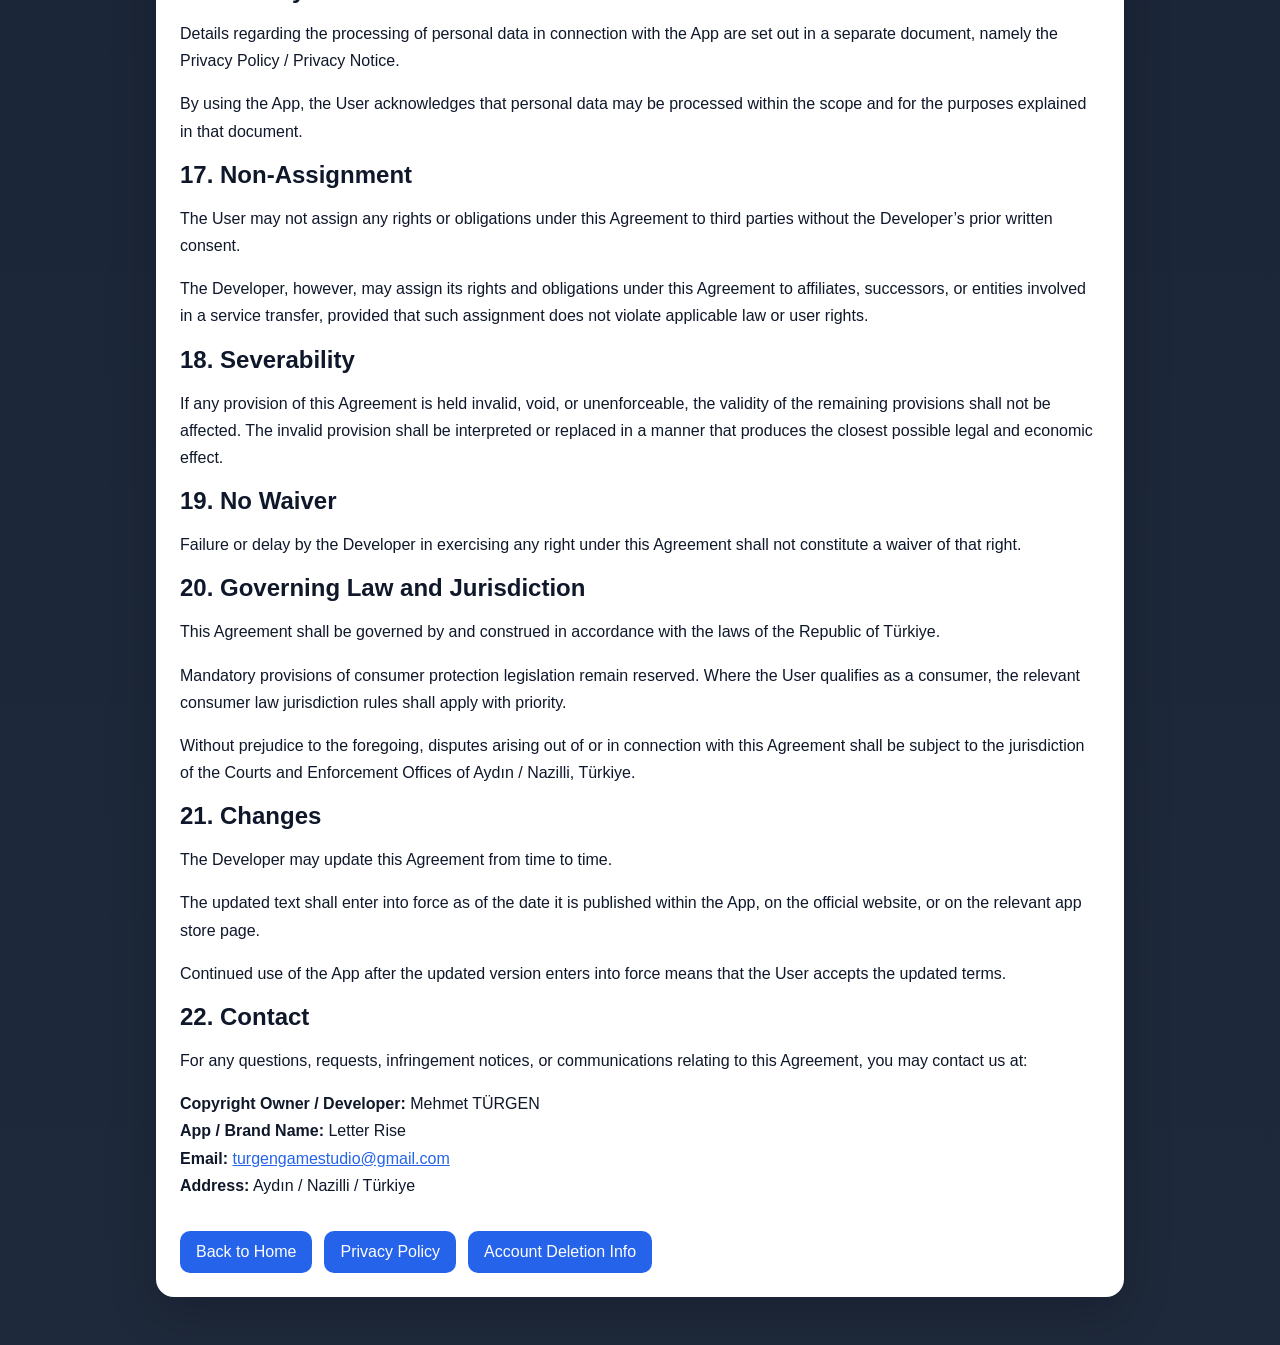
<file: en/terms-license.html>
<!doctype html>
<html lang="en">
<head>
  <meta charset="utf-8">
  <meta name="viewport" content="width=device-width,initial-scale=1">
  <title>Letter Rise - Terms of Use and License Agreement</title>
  <meta name="description" content="Letter Rise Terms of Use and License Agreement">
  <link rel="stylesheet" href="../styles.css">
</head>
<body>
  <main class="container">
    <div class="card">
      <h1>Terms of Use and License Agreement</h1>

      <div class="meta">
        <p><strong>Effective Date:</strong> March 22, 2026</p>
        <p><strong>Last Updated:</strong> May 2, 2026</p>
        <p><strong>Developer:</strong> Mehmet TÜRGEN</p>
        <p><strong>App / Brand Name:</strong> Letter Rise</p>
        <p><strong>Contact Email:</strong> <a href="mailto:turgengamestudio@gmail.com">turgengamestudio@gmail.com</a></p>
      </div>

      <section class="legal-text">
        <p>This Terms of Use and License Agreement (“Agreement”) governs the terms and conditions of use of the Letter Rise mobile game and its related services (the “App”).</p>

        <p>By downloading, installing, opening, accessing, or using the App, you are deemed to have accepted the terms of this Agreement. If you do not agree to these terms, you must not use the App.</p>

        <h2>1. Parties</h2>
        <p>This Agreement is entered into between Mehmet TÜRGEN (the “Developer”) on one side and the person using the App (the “User”) on the other side.</p>
        <p><strong>App / Brand Name:</strong> Letter Rise<br>
        <strong>Contact Email:</strong> <a href="mailto:turgengamestudio@gmail.com">turgengamestudio@gmail.com</a></p>

        <h2>2. Subject of the Agreement</h2>
        <p>This Agreement governs the terms of use of the App, the scope of the limited license granted to the User, intellectual property rights, prohibited uses, in-app purchase and advertising processes, use of account / gameplay data, termination conditions, limitations of liability, and other legal provisions.</p>

        <h2>3. Eligibility and Age Requirement</h2>
        <p>The App is designed for users aged 16 and older.</p>
        <p>By using the App, you represent and warrant that:</p>
        <ul>
          <li>you are at least 16 years old,</li>
          <li>you have the legal capacity under the laws of your country of residence to accept this Agreement,</li>
          <li>you will use the App only for lawful purposes.</li>
        </ul>
        <p>Users under the age of 16 must not use the App. The Developer reserves the right to take additional measures where deemed necessary regarding age suitability.</p>

        <h2>4. License Granted to the User</h2>
        <p>Subject to your compliance with this Agreement, the Developer grants you a personal, limited, revocable, non-transferable, non-sublicensable, and non-exclusive right to use the App.</p>
        <p>This license:</p>
        <ul>
          <li>does not constitute a transfer of ownership of the App,</li>
          <li>does not grant any commercial use rights,</li>
          <li>does not grant any right to access source code, copy, distribute, or create derivative works.</li>
        </ul>
        <p>All rights relating to the App remain reserved by the Developer unless expressly granted to the User.</p>

        <h2>5. Rules of Use</h2>
        <p>The User agrees to comply with the following rules while using the App:</p>
        <ul>
          <li>not to use the App in a manner contrary to law, morality, public order, or good faith,</li>
          <li>not to perform any act that may damage the App, disrupt its operation, block access, or negatively affect other users,</li>
          <li>not to interfere with the game by using cheats, bots, automation, exploits, scripts, emulator manipulation, memory editing, mods, trainers, or similar methods,</li>
          <li>not to engage in reverse engineering, decompiling, disassembling, decoding, or similar analysis attempts,</li>
          <li>not to exploit security vulnerabilities or attempt unauthorized access to the App,</li>
          <li>not to use the App for commercial reproduction, resale, rental, license transfer, or distribution,</li>
          <li>not to copy, imitate, or use App content in another product without the Developer’s prior written permission,</li>
          <li>not to violate the rights of third parties while using the App.</li>
        </ul>

       <h2>6. Player Name, Google Play Games Profile, and User Conduct</h2>
        <p>The App may not require the User to create a separate username / nickname. For guest players, an automatically generated guest player name may be used. If the User signs in with Google Play Games or links the account to Google Play Games, the display name and, where available, profile image associated with the Google Play Games profile may be shown in the App.</p>

        <p>The User is responsible for ensuring that their in-game visible name or profile information does not violate the law, morality, public order, third-party rights, or platform rules. Since the Google Play Games profile name is managed by Google, changes to that name may need to be made through the relevant Google Play Games account or Google services.</p>

        <p>The Developer reserves the right to limit the in-game visibility of names considered unlawful, misleading, infringing, offensive, obscene, threatening, harassing, hateful, or otherwise inappropriate, to restrict account access, or to take necessary technical / legal measures.</p>

        <h2>7. Game Progress, Guest Account, Google Play Games Link, and Data Loss</h2>
        <p>The App may associate player progress through device / installation identifiers, server synchronization, Google Play Games player identifiers, or similar technical methods.</p>

        <p>The App may not operate on a traditional email-address or phone-number based account model. The User may not be required to create an account using an email address or phone number.</p>

        <p>If the User continues as a guest, gameplay progress may be associated with a device / installation identifier or similar technical identifier. Therefore, the User acknowledges that guest account progress may be lost and may not be recoverable due to:</p>
        <ul>
        <li>device replacement,</li>
        <li>loss of the device,</li>
        <li>deletion of the App,</li>
        <li>resetting the device,</li>
        <li>operating system or app store related technical issues,</li>
        <li>server or synchronization problems.</li>
        </ul>

<p>Where supported, the User may link the account to Google Play Games or sign in with Google Play Games. A Google Play Games link may help associate gameplay progress with the relevant Google Play Games identity and may improve the possibility of accessing the account again when signing in with the same Google Play Games account.</p>

<p>However, uninterrupted access to the account or game progress is not guaranteed due to Google Play Games, Google Play, Microsoft PlayFab / Azure, app stores, internet connection, device settings, platform policies, account deletion processes, security controls, or technical failures.</p>

<p>Although the Developer applies reasonable technical measures to prevent data loss, uninterrupted, error-free, or recoverable continuity of data cannot be guaranteed in all cases.</p>

        <h2>8. In-App Purchases</h2>
        <p>The App may offer paid digital content, virtual currencies, in-game products, or similar digital items.</p>
        <p>In-app purchases are processed through Google Play, Apple App Store, or the relevant application store infrastructure. Payment processing, collection, refund procedures, and store-related rules are largely subject to the terms and conditions of the relevant store.</p>
        <p>Unless expressly stated otherwise:</p>
        <ul>
          <li>in-game currencies and digital items are not refundable deposits or financial assets in exchange for real money,</li>
          <li>cannot be converted into cash,</li>
          <li>cannot be transferred,</li>
          <li>cannot be sold to another user,</li>
          <li>do not constitute ownership rights and only provide a limited right of use.</li>
        </ul>
        <p>The Developer reserves the right to make adjustments to in-game digital items for reasons including cheating, abuse, technical correction, balancing, security, or service integrity.</p>
        <p>Mandatory rights arising from applicable consumer protection laws remain reserved.</p>

        <h2>9. Advertisements and Third-Party Services</h2>
        <p>The App may display advertisements and/or use third-party service providers. Advertising, analytics, server services, purchase verification, error logging, or technical infrastructure services may be carried out through third parties.</p>
        <p>The User acknowledges that some features of the App may depend on third-party service providers. Subject to mandatory provisions of applicable law, the Developer is not directly responsible for consequences arising from interruptions, errors, delays, or policy changes relating to third-party services.</p>
        <p>The Privacy Policy / Privacy Notice shall also apply to third-party data processing activities where relevant.</p>

        <h2>10. Intellectual Property Rights</h2>
        <p>All elements made available in connection with the Letter Rise game and the App, including but not limited to:</p>
        <ul>
          <li>software,</li>
          <li>source code,</li>
          <li>game mechanics,</li>
          <li>level designs,</li>
          <li>user interfaces,</li>
          <li>visuals,</li>
          <li>animations,</li>
          <li>characters,</li>
          <li>texts,</li>
          <li>sound effects,</li>
          <li>music,</li>
          <li>logos,</li>
          <li>icons,</li>
          <li>database structures,</li>
          <li>documents and documentation,</li>
          <li>promotional materials,</li>
        </ul>
        <p>belong to the Developer or are lawfully licensed.</p>
        <p>No part of the App may, without the Developer’s prior express written permission, be:</p>
        <ul>
          <li>copied,</li>
          <li>reproduced,</li>
          <li>distributed,</li>
          <li>published,</li>
          <li>processed,</li>
          <li>adapted,</li>
          <li>used for commercial purposes,</li>
          <li>imitated,</li>
          <li>subjected to reverse engineering,</li>
          <li>used to create derivative works.</li>
        </ul>
        <p>Under this Agreement, the User is granted only a limited right of use. All intellectual property rights in and to the App and its content remain with the Developer.</p>

        <h2>11. Imitation, Infringement, and Reservation of Rights</h2>
        <p>Unauthorized copying, reproduction, republication, commercial use, imitation, or use of the App or its elements in a manner likely to create confusion in terms of trademark, visual identity, game structure, or overall content integrity may result in legal action.</p>
        <p>In the event of infringement of intellectual property rights, trademark rights, commercial reputation, or other lawful interests, the Developer reserves the right, to the extent permitted by applicable law, to pursue all legal remedies deemed necessary, including warnings, takedown requests, access restriction requests, compensation claims, material and moral damages claims, and administrative, civil, or criminal remedies.</p>
        <p>For infringement notices, please contact:<br>
        <a href="mailto:turgengamestudio@gmail.com">turgengamestudio@gmail.com</a></p>

        <h2>12. Suspension and Termination of Account / Access</h2>
        <p>The Developer reserves the right to temporarily or permanently restrict, suspend, or terminate the User’s access to the App in the following cases:</p>
        <ul>
          <li>breach of this Agreement,</li>
          <li>suspicion of cheating or abuse,</li>
          <li>creating a security risk,</li>
          <li>misuse of technical systems,</li>
          <li>violation of third-party rights,</li>
          <li>necessity to act due to legal obligations.</li>
        </ul>
        <p>In such cases, gameplay progress, digital items, or access rights may be affected. The Developer reserves the right to take the action deemed appropriate based on the nature of each individual case.</p>

        <h2>13. Right to Modify and Update the Service</h2>
        <p>The Developer reserves the right to:</p>
        <ul>
          <li>update the App,</li>
          <li>add or remove content,</li>
          <li>modify game mechanics,</li>
          <li>update reward and economy balance,</li>
          <li>change advertising frequency or display structure,</li>
          <li>remove certain features temporarily or permanently,</li>
          <li>terminate the service entirely.</li>
        </ul>
        <p>It is not guaranteed that the App will always be provided with the same content, structure, or functionality.</p>

        <h2>14. Disclaimer of Warranties</h2>
        <p>The App is provided “as is” and “as available”.</p>
        <p>Subject to mandatory obligations arising under applicable law, the Developer does not warrant that:</p>
        <ul>
          <li>the App will operate uninterrupted, error-free, or completely securely,</li>
          <li>it will perform the same on all devices,</li>
          <li>it will always remain accessible,</li>
          <li>no data loss will occur,</li>
          <li>all defects will be corrected,</li>
          <li>it will fully meet your expectations.</li>
        </ul>

        <h2>15. Limitation of Liability</h2>
        <p>Subject to mandatory consumer protection laws and other non-excludable legal provisions, the Developer shall not be held liable for:</p>
        <ul>
          <li>indirect damages,</li>
          <li>loss of profit,</li>
          <li>loss of data,</li>
          <li>loss of reputation,</li>
          <li>loss of opportunity,</li>
          <li>device or software incompatibilities,</li>
          <li>interruptions in third-party services,</li>
          <li>internet access problems,</li>
          <li>app store policy changes,</li>
          <li>issues caused by advertising providers or payment providers.</li>
        </ul>
        <p>The Developer’s liability shall be limited to the maximum extent permitted by applicable law.</p>

        <h2>16. Privacy and Personal Data</h2>
        <p>Details regarding the processing of personal data in connection with the App are set out in a separate document, namely the Privacy Policy / Privacy Notice.</p>
        <p>By using the App, the User acknowledges that personal data may be processed within the scope and for the purposes explained in that document.</p>

        <h2>17. Non-Assignment</h2>
        <p>The User may not assign any rights or obligations under this Agreement to third parties without the Developer’s prior written consent.</p>
        <p>The Developer, however, may assign its rights and obligations under this Agreement to affiliates, successors, or entities involved in a service transfer, provided that such assignment does not violate applicable law or user rights.</p>

        <h2>18. Severability</h2>
        <p>If any provision of this Agreement is held invalid, void, or unenforceable, the validity of the remaining provisions shall not be affected. The invalid provision shall be interpreted or replaced in a manner that produces the closest possible legal and economic effect.</p>

        <h2>19. No Waiver</h2>
        <p>Failure or delay by the Developer in exercising any right under this Agreement shall not constitute a waiver of that right.</p>

        <h2>20. Governing Law and Jurisdiction</h2>
        <p>This Agreement shall be governed by and construed in accordance with the laws of the Republic of Türkiye.</p>
        <p>Mandatory provisions of consumer protection legislation remain reserved. Where the User qualifies as a consumer, the relevant consumer law jurisdiction rules shall apply with priority.</p>
        <p>Without prejudice to the foregoing, disputes arising out of or in connection with this Agreement shall be subject to the jurisdiction of the Courts and Enforcement Offices of Aydın / Nazilli, Türkiye.</p>

        <h2>21. Changes</h2>
        <p>The Developer may update this Agreement from time to time.</p>
        <p>The updated text shall enter into force as of the date it is published within the App, on the official website, or on the relevant app store page.</p>
        <p>Continued use of the App after the updated version enters into force means that the User accepts the updated terms.</p>

        <h2>22. Contact</h2>
        <p>For any questions, requests, infringement notices, or communications relating to this Agreement, you may contact us at:</p>
        <p><strong>Copyright Owner / Developer:</strong> Mehmet TÜRGEN<br>
        <strong>App / Brand Name:</strong> Letter Rise<br>
        <strong>Email:</strong> <a href="mailto:turgengamestudio@gmail.com">turgengamestudio@gmail.com</a><br>
        <strong>Address:</strong> Aydın / Nazilli / Türkiye</p>
      </section>

      <div class="footer-nav">
        <a class="back-link" href="../index.html">Back to Home</a>
        <a class="primary-link" href="privacy-policy.html">Privacy Policy</a>
        <a class="primary-link" href="account-deletion.html">Account Deletion Info</a>
      </div>
    </div>
  </main>
</body>
</html>
</file>
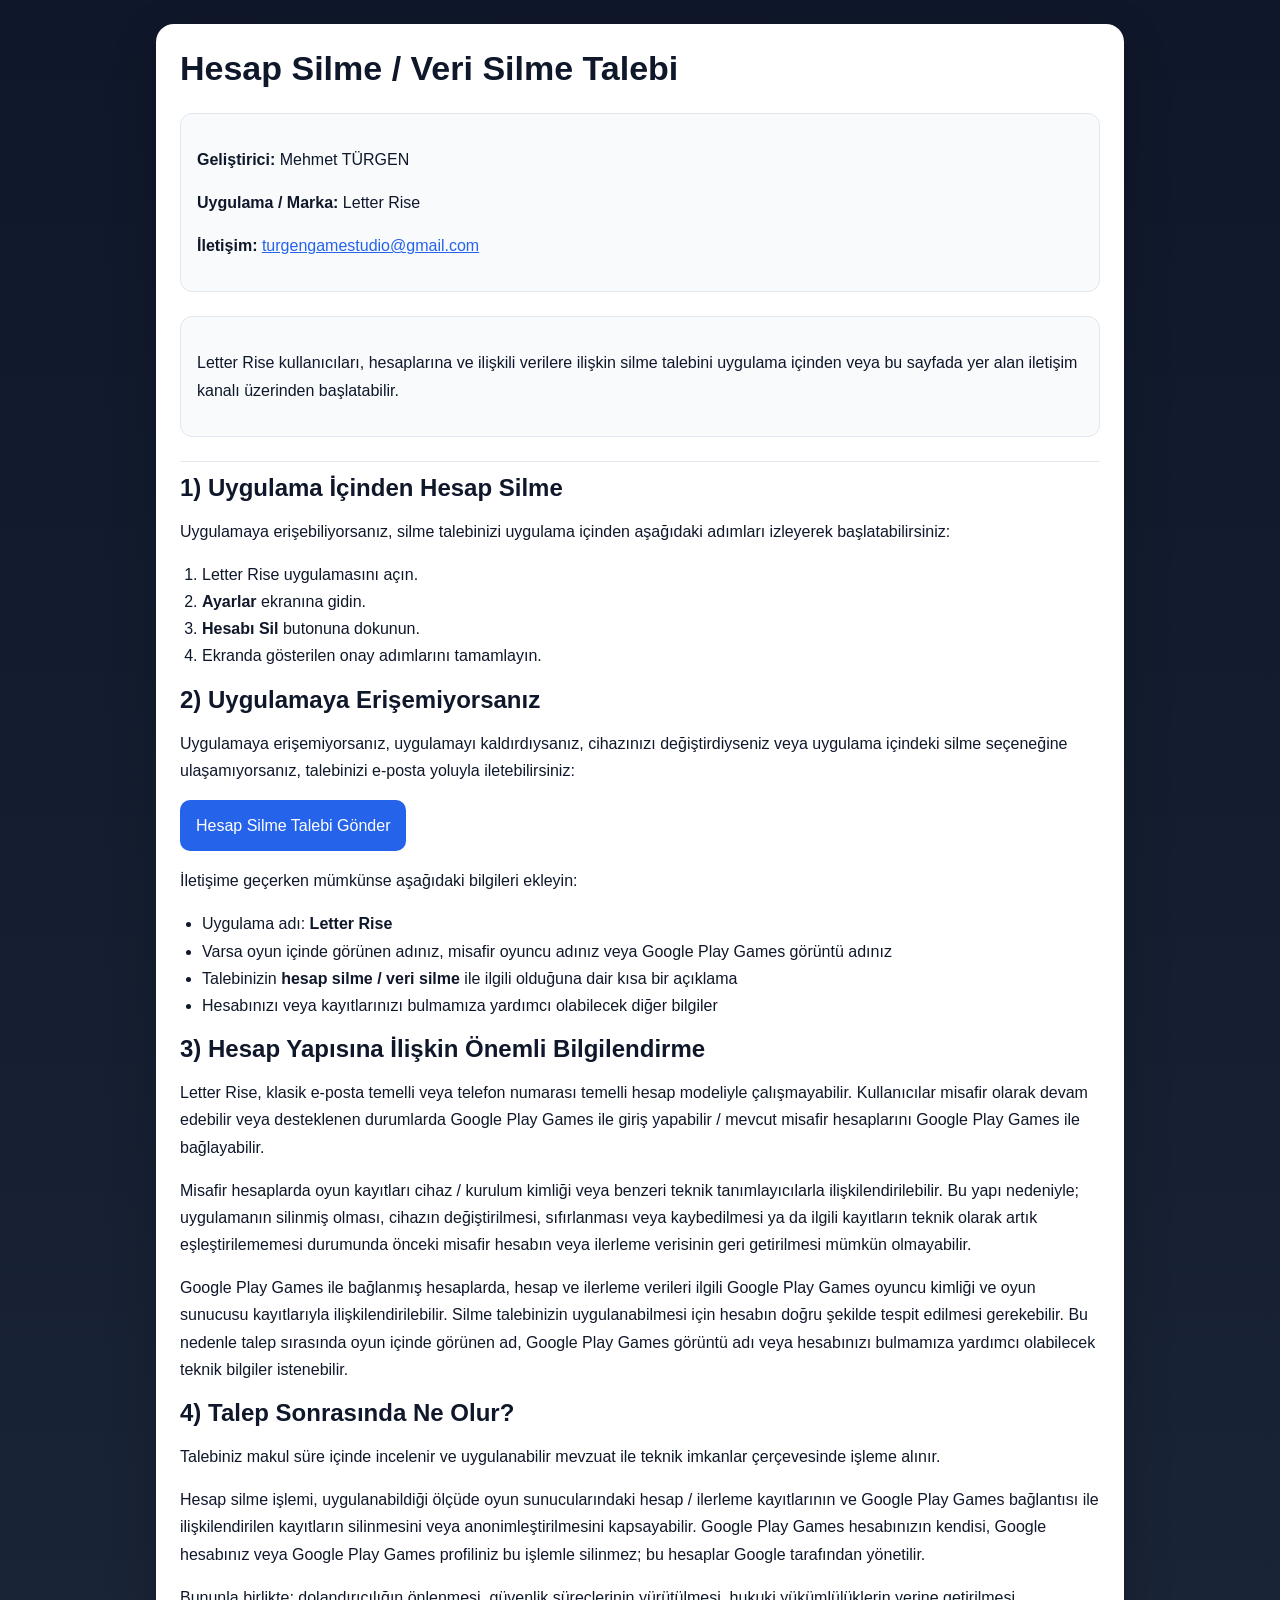
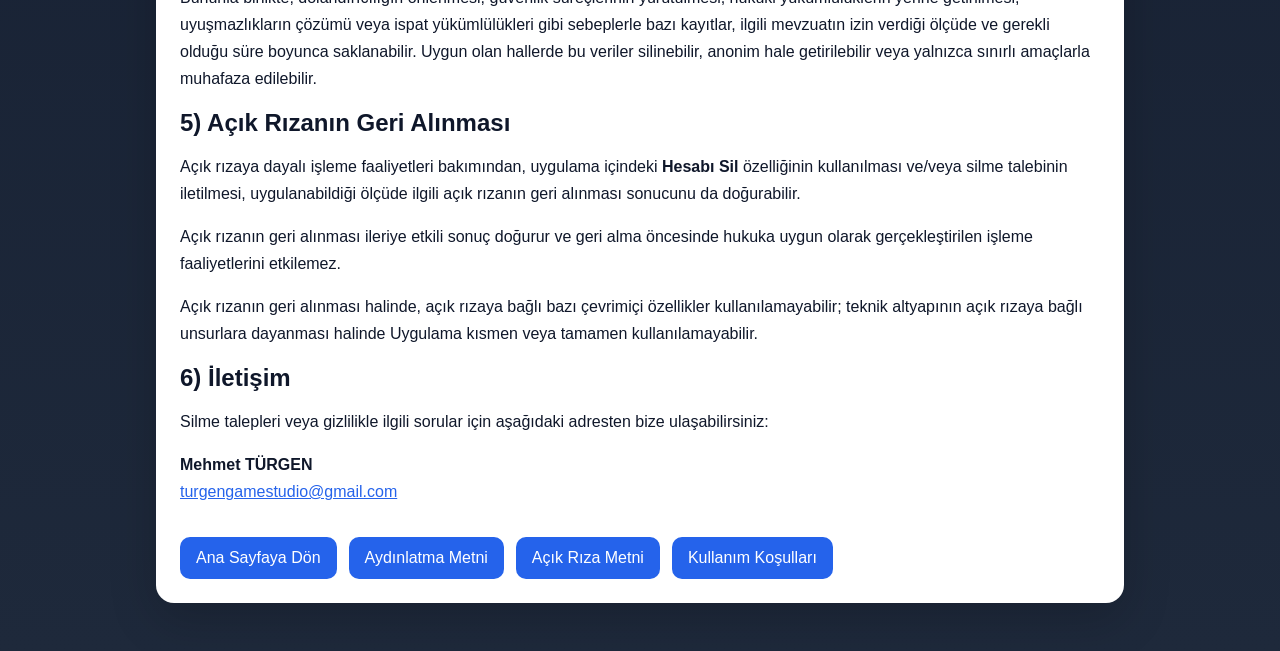
<file: tr/account-deletion.html>
<!doctype html>
<html lang="tr">
<head>
  <meta charset="utf-8">
  <meta name="viewport" content="width=device-width,initial-scale=1">
  <title>Letter Rise - Hesap Silme / Veri Silme Talebi</title>
  <meta name="description" content="Letter Rise hesap silme ve veri silme talebi bilgileri">
  <link rel="stylesheet" href="../styles.css">
</head>
<body>
  <main class="container">
    <div class="card">
      <h1>Hesap Silme / Veri Silme Talebi</h1>

      <div class="meta">
        <p><strong>Geliştirici:</strong> Mehmet TÜRGEN</p>
        <p><strong>Uygulama / Marka:</strong> Letter Rise</p>
        <p><strong>İletişim:</strong> <a href="mailto:turgengamestudio@gmail.com">turgengamestudio@gmail.com</a></p>
      </div>

      <section class="notice-box">
        <p>Letter Rise kullanıcıları, hesaplarına ve ilişkili verilere ilişkin silme talebini uygulama içinden veya bu sayfada yer alan iletişim kanalı üzerinden başlatabilir.</p>
      </section>

      <section class="legal-text">
        <h2>1) Uygulama İçinden Hesap Silme</h2>
        <p>Uygulamaya erişebiliyorsanız, silme talebinizi uygulama içinden aşağıdaki adımları izleyerek başlatabilirsiniz:</p>
        <ol>
          <li>Letter Rise uygulamasını açın.</li>
          <li><strong>Ayarlar</strong> ekranına gidin.</li>
          <li><strong>Hesabı Sil</strong> butonuna dokunun.</li>
          <li>Ekranda gösterilen onay adımlarını tamamlayın.</li>
        </ol>

        <h2>2) Uygulamaya Erişemiyorsanız</h2>
        <p>Uygulamaya erişemiyorsanız, uygulamayı kaldırdıysanız, cihazınızı değiştirdiyseniz veya uygulama içindeki silme seçeneğine ulaşamıyorsanız, talebinizi e-posta yoluyla iletebilirsiniz:</p>

        <p>
          <a class="primary-link" href="mailto:turgengamestudio@gmail.com?subject=Letter%20Rise%20Hesap%20Silme%20Talebi">
            Hesap Silme Talebi Gönder
          </a>
        </p>

        <p>İletişime geçerken mümkünse aşağıdaki bilgileri ekleyin:</p>
        <ul>
          <li>Uygulama adı: <strong>Letter Rise</strong></li>
          <li>Varsa oyun içinde görünen adınız, misafir oyuncu adınız veya Google Play Games görüntü adınız</li>
          <li>Talebinizin <strong>hesap silme / veri silme</strong> ile ilgili olduğuna dair kısa bir açıklama</li>
          <li>Hesabınızı veya kayıtlarınızı bulmamıza yardımcı olabilecek diğer bilgiler</li>
        </ul>

        <h2>3) Hesap Yapısına İlişkin Önemli Bilgilendirme</h2>
         <p>Letter Rise, klasik e-posta temelli veya telefon numarası temelli hesap modeliyle çalışmayabilir. Kullanıcılar misafir olarak devam edebilir veya desteklenen durumlarda Google Play Games ile giriş yapabilir / mevcut misafir hesaplarını Google Play Games ile bağlayabilir.</p>

        <p>Misafir hesaplarda oyun kayıtları cihaz / kurulum kimliği veya benzeri teknik tanımlayıcılarla ilişkilendirilebilir. Bu yapı nedeniyle; uygulamanın silinmiş olması, cihazın değiştirilmesi, sıfırlanması veya kaybedilmesi ya da ilgili kayıtların teknik olarak artık eşleştirilememesi durumunda önceki misafir hesabın veya ilerleme verisinin geri getirilmesi mümkün olmayabilir.</p>

        <p>Google Play Games ile bağlanmış hesaplarda, hesap ve ilerleme verileri ilgili Google Play Games oyuncu kimliği ve oyun sunucusu kayıtlarıyla ilişkilendirilebilir. Silme talebinizin uygulanabilmesi için hesabın doğru şekilde tespit edilmesi gerekebilir. Bu nedenle talep sırasında oyun içinde görünen ad, Google Play Games görüntü adı veya hesabınızı bulmamıza yardımcı olabilecek teknik bilgiler istenebilir.</p>

        <h2>4) Talep Sonrasında Ne Olur?</h2>
        <p>Talebiniz makul süre içinde incelenir ve uygulanabilir mevzuat ile teknik imkanlar çerçevesinde işleme alınır.</p>

        <p>Hesap silme işlemi, uygulanabildiği ölçüde oyun sunucularındaki hesap / ilerleme kayıtlarının ve Google Play Games bağlantısı ile ilişkilendirilen kayıtların silinmesini veya anonimleştirilmesini kapsayabilir. Google Play Games hesabınızın kendisi, Google hesabınız veya Google Play Games profiliniz bu işlemle silinmez; bu hesaplar Google tarafından yönetilir.</p>

        <p>Bununla birlikte; dolandırıcılığın önlenmesi, güvenlik süreçlerinin yürütülmesi, hukuki yükümlülüklerin yerine getirilmesi, uyuşmazlıkların çözümü veya ispat yükümlülükleri gibi sebeplerle bazı kayıtlar, ilgili mevzuatın izin verdiği ölçüde ve gerekli olduğu süre boyunca saklanabilir. Uygun olan hallerde bu veriler silinebilir, anonim hale getirilebilir veya yalnızca sınırlı amaçlarla muhafaza edilebilir.</p>

        <h2>5) Açık Rızanın Geri Alınması</h2>
        <p>Açık rızaya dayalı işleme faaliyetleri bakımından, uygulama içindeki <strong>Hesabı Sil</strong> özelliğinin kullanılması ve/veya silme talebinin iletilmesi, uygulanabildiği ölçüde ilgili açık rızanın geri alınması sonucunu da doğurabilir.</p>

        <p>Açık rızanın geri alınması ileriye etkili sonuç doğurur ve geri alma öncesinde hukuka uygun olarak gerçekleştirilen işleme faaliyetlerini etkilemez.</p>

        <p>Açık rızanın geri alınması halinde, açık rızaya bağlı bazı çevrimiçi özellikler kullanılamayabilir; teknik altyapının açık rızaya bağlı unsurlara dayanması halinde Uygulama kısmen veya tamamen kullanılamayabilir.</p>

        <h2>6) İletişim</h2>
        <p>Silme talepleri veya gizlilikle ilgili sorular için aşağıdaki adresten bize ulaşabilirsiniz:</p>
        <p><strong>Mehmet TÜRGEN</strong><br>
        <a href="mailto:turgengamestudio@gmail.com">turgengamestudio@gmail.com</a></p>
      </section>

      <div class="footer-nav">
        <a class="back-link" href="../index.html">Ana Sayfaya Dön</a>
        <a class="primary-link" href="privacy-policy.html">Aydınlatma Metni</a>
        <a class="primary-link" href="consent.html">Açık Rıza Metni</a>
        <a class="primary-link" href="terms-license.html">Kullanım Koşulları</a>
      </div>
    </div>
  </main>
</body>
</html>
</file>
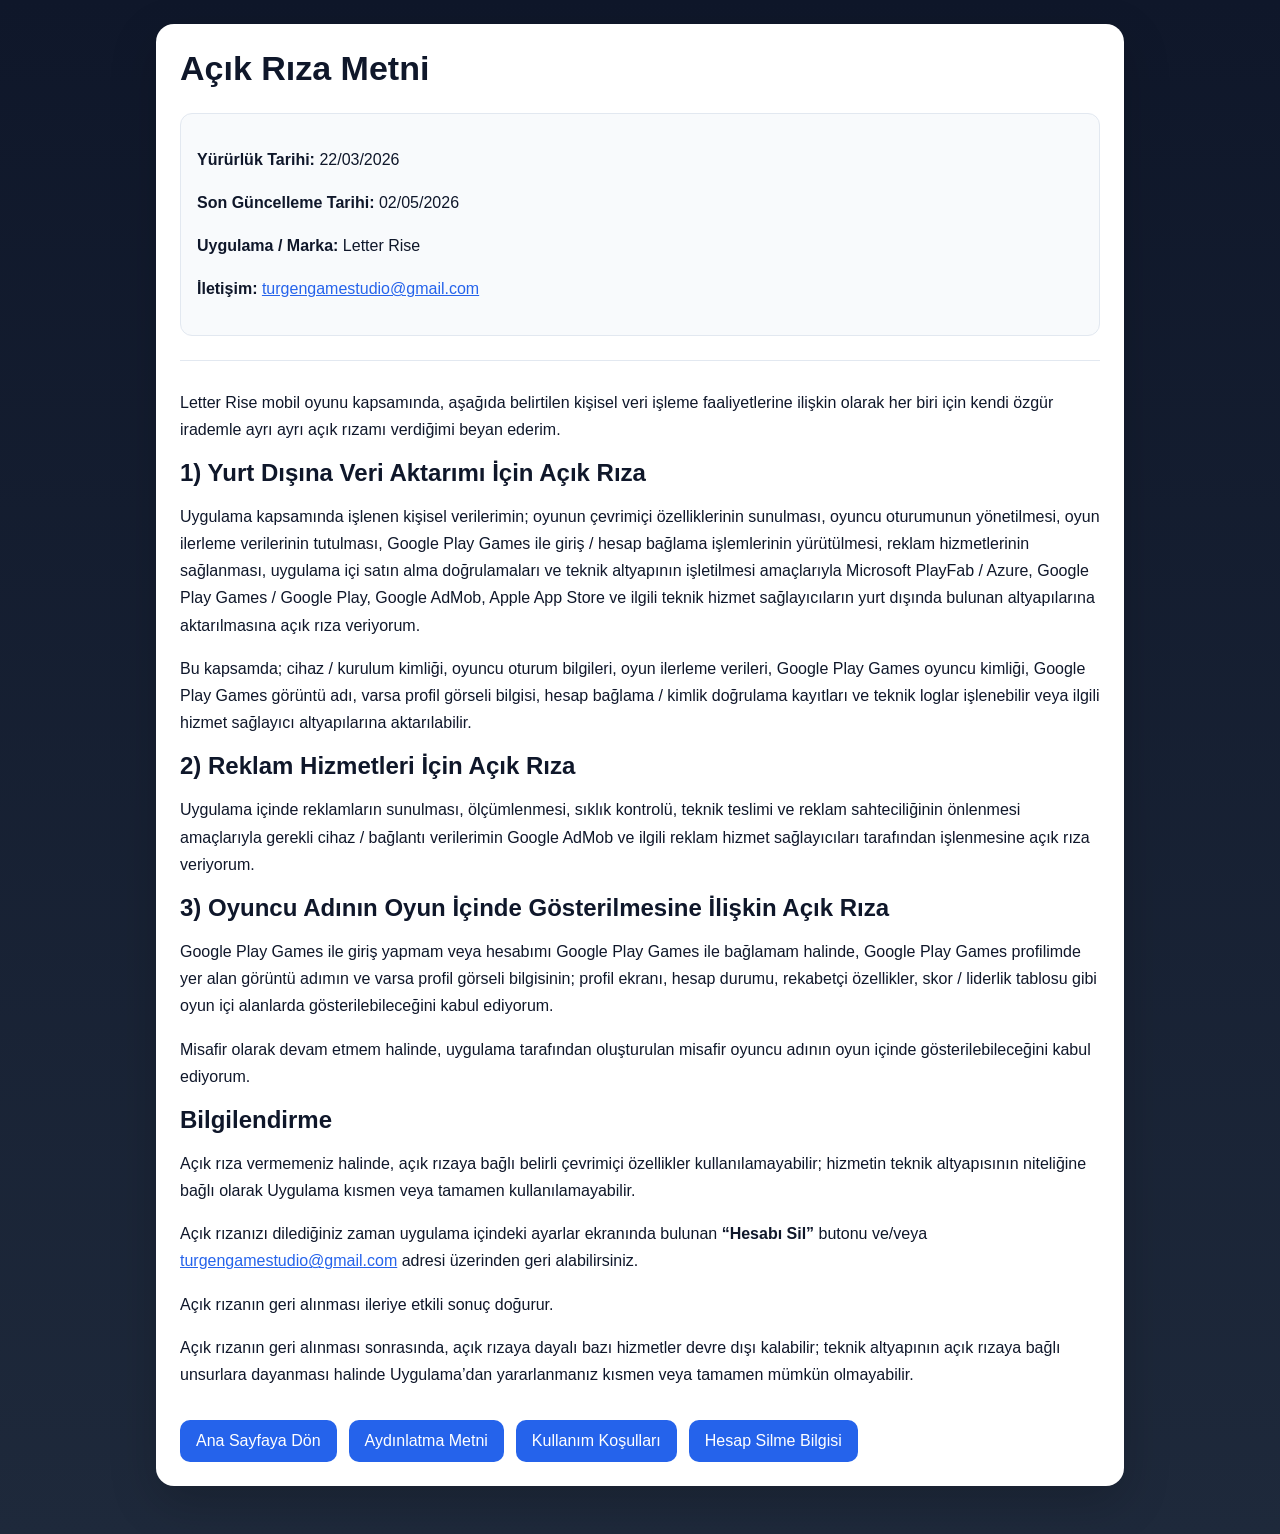
<file: tr/consent.html>
<!doctype html>
<html lang="tr">
<head>
  <meta charset="utf-8">
  <meta name="viewport" content="width=device-width,initial-scale=1">
  <title>Letter Rise - Açık Rıza Metni</title>
  <meta name="description" content="Letter Rise Açık Rıza Metni">
  <link rel="stylesheet" href="../styles.css">
</head>
<body>
  <main class="container">
    <div class="card">
      <h1>Açık Rıza Metni</h1>

     <div class="meta">
  <p><strong>Yürürlük Tarihi:</strong> 22/03/2026</p>
  <p><strong>Son Güncelleme Tarihi:</strong> 02/05/2026</p>
  <p><strong>Uygulama / Marka:</strong> Letter Rise</p>
  <p><strong>İletişim:</strong> <a href="mailto:turgengamestudio@gmail.com">turgengamestudio@gmail.com</a></p>
     </div>

      <section class="legal-text">
        <p>Letter Rise mobil oyunu kapsamında, aşağıda belirtilen kişisel veri işleme faaliyetlerine ilişkin olarak her biri için kendi özgür irademle ayrı ayrı açık rızamı verdiğimi beyan ederim.</p>

        <h2>1) Yurt Dışına Veri Aktarımı İçin Açık Rıza</h2>
        <p>Uygulama kapsamında işlenen kişisel verilerimin; oyunun çevrimiçi özelliklerinin sunulması, oyuncu oturumunun yönetilmesi, oyun ilerleme verilerinin tutulması, Google Play Games ile giriş / hesap bağlama işlemlerinin yürütülmesi, reklam hizmetlerinin sağlanması, uygulama içi satın alma doğrulamaları ve teknik altyapının işletilmesi amaçlarıyla Microsoft PlayFab / Azure, Google Play Games / Google Play, Google AdMob, Apple App Store ve ilgili teknik hizmet sağlayıcıların yurt dışında bulunan altyapılarına aktarılmasına açık rıza veriyorum.</p>

        <p>Bu kapsamda; cihaz / kurulum kimliği, oyuncu oturum bilgileri, oyun ilerleme verileri, Google Play Games oyuncu kimliği, Google Play Games görüntü adı, varsa profil görseli bilgisi, hesap bağlama / kimlik doğrulama kayıtları ve teknik loglar işlenebilir veya ilgili hizmet sağlayıcı altyapılarına aktarılabilir.</p>
        
        <h2>2) Reklam Hizmetleri İçin Açık Rıza</h2>
        <p>Uygulama içinde reklamların sunulması, ölçümlenmesi, sıklık kontrolü, teknik teslimi ve reklam sahteciliğinin önlenmesi amaçlarıyla gerekli cihaz / bağlantı verilerimin Google AdMob ve ilgili reklam hizmet sağlayıcıları tarafından işlenmesine açık rıza veriyorum.</p>

        <h2>3) Oyuncu Adının Oyun İçinde Gösterilmesine İlişkin Açık Rıza</h2>
        <p>Google Play Games ile giriş yapmam veya hesabımı Google Play Games ile bağlamam halinde, Google Play Games profilimde yer alan görüntü adımın ve varsa profil görseli bilgisinin; profil ekranı, hesap durumu, rekabetçi özellikler, skor / liderlik tablosu gibi oyun içi alanlarda gösterilebileceğini kabul ediyorum.</p>

        <p>Misafir olarak devam etmem halinde, uygulama tarafından oluşturulan misafir oyuncu adının oyun içinde gösterilebileceğini kabul ediyorum.</p>

        <h2>Bilgilendirme</h2>
        <p>Açık rıza vermemeniz halinde, açık rızaya bağlı belirli çevrimiçi özellikler kullanılamayabilir; hizmetin teknik altyapısının niteliğine bağlı olarak Uygulama kısmen veya tamamen kullanılamayabilir.</p>

        <p>Açık rızanızı dilediğiniz zaman uygulama içindeki ayarlar ekranında bulunan <strong>“Hesabı Sil”</strong> butonu ve/veya <a href="mailto:turgengamestudio@gmail.com">turgengamestudio@gmail.com</a> adresi üzerinden geri alabilirsiniz.</p>

        <p>Açık rızanın geri alınması ileriye etkili sonuç doğurur.</p>

        <p>Açık rızanın geri alınması sonrasında, açık rızaya dayalı bazı hizmetler devre dışı kalabilir; teknik altyapının açık rızaya bağlı unsurlara dayanması halinde Uygulama’dan yararlanmanız kısmen veya tamamen mümkün olmayabilir.</p>
      </section>

      <div class="footer-nav">
        <a class="back-link" href="../index.html">Ana Sayfaya Dön</a>
        <a class="primary-link" href="privacy-policy.html">Aydınlatma Metni</a>
        <a class="primary-link" href="terms-license.html">Kullanım Koşulları</a>
        <a class="primary-link" href="account-deletion.html">Hesap Silme Bilgisi</a>
      </div>
    </div>
  </main>
</body>
</html>
</file>
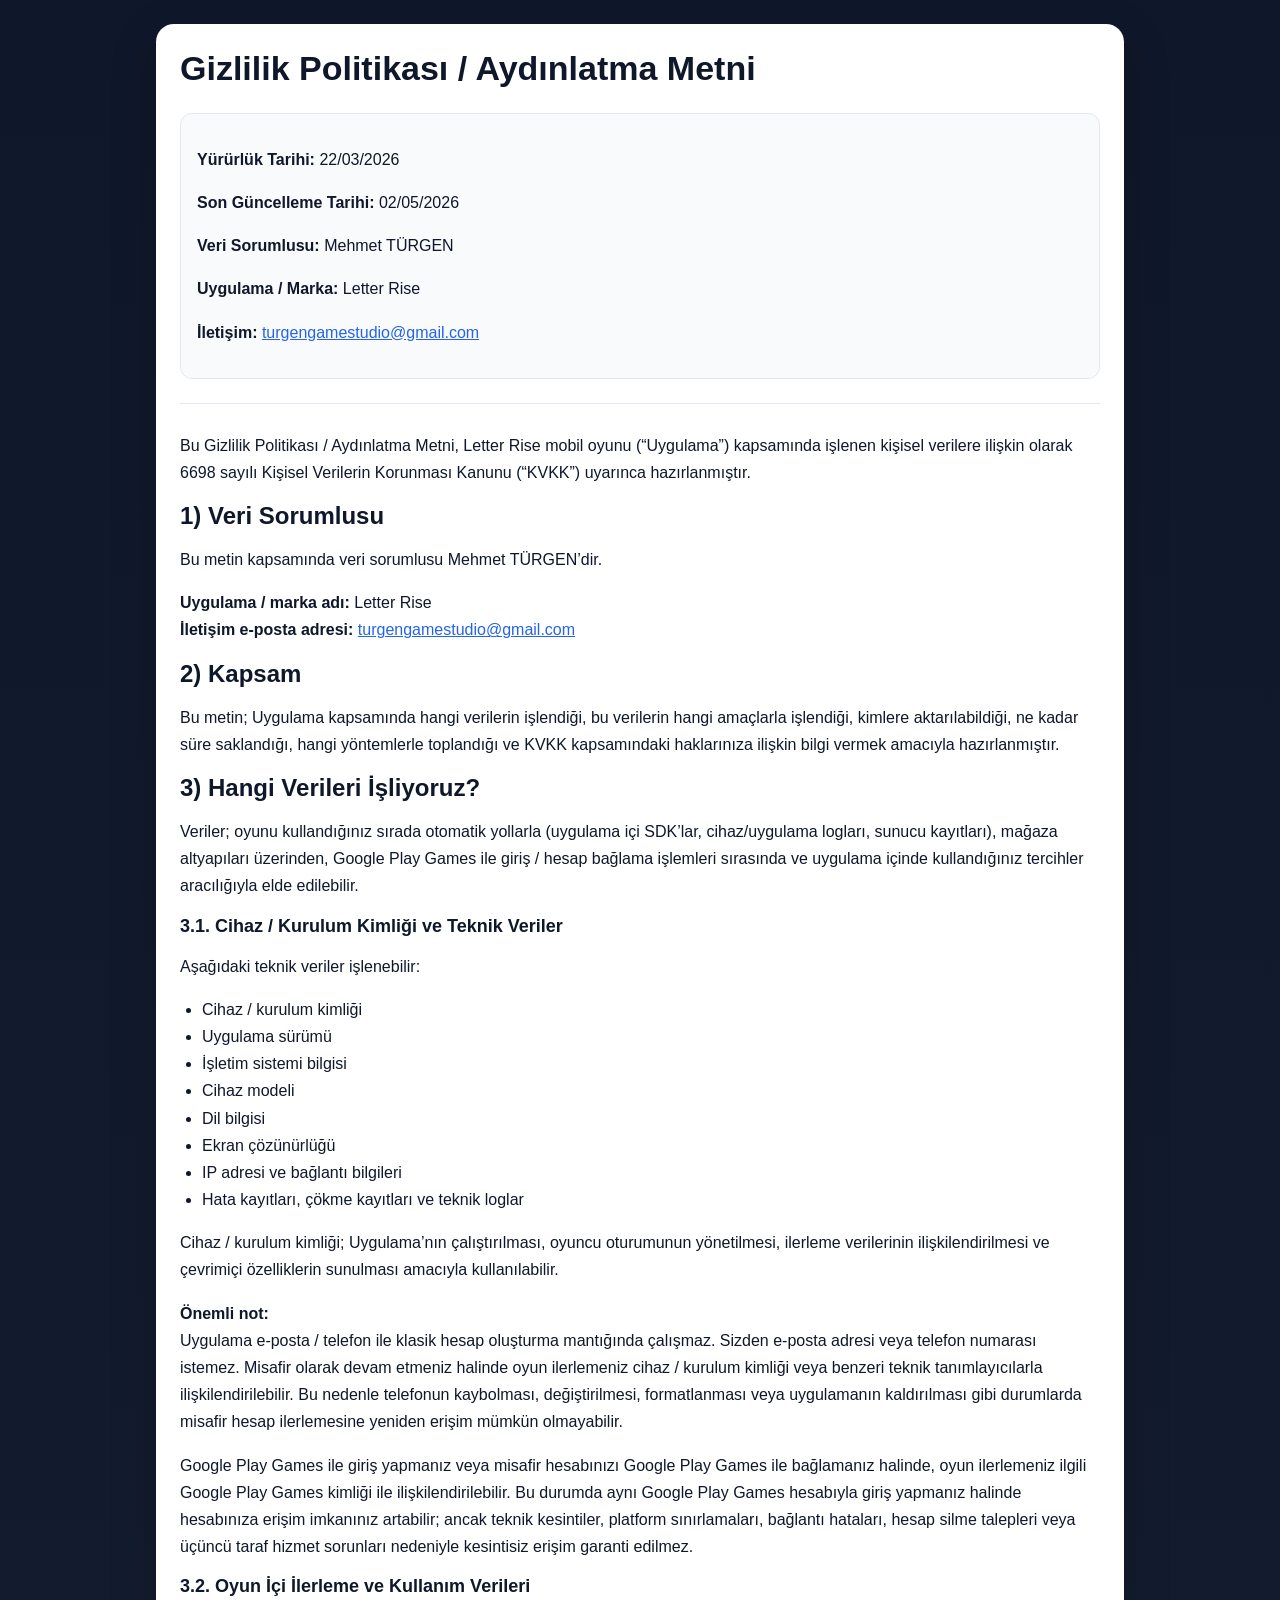
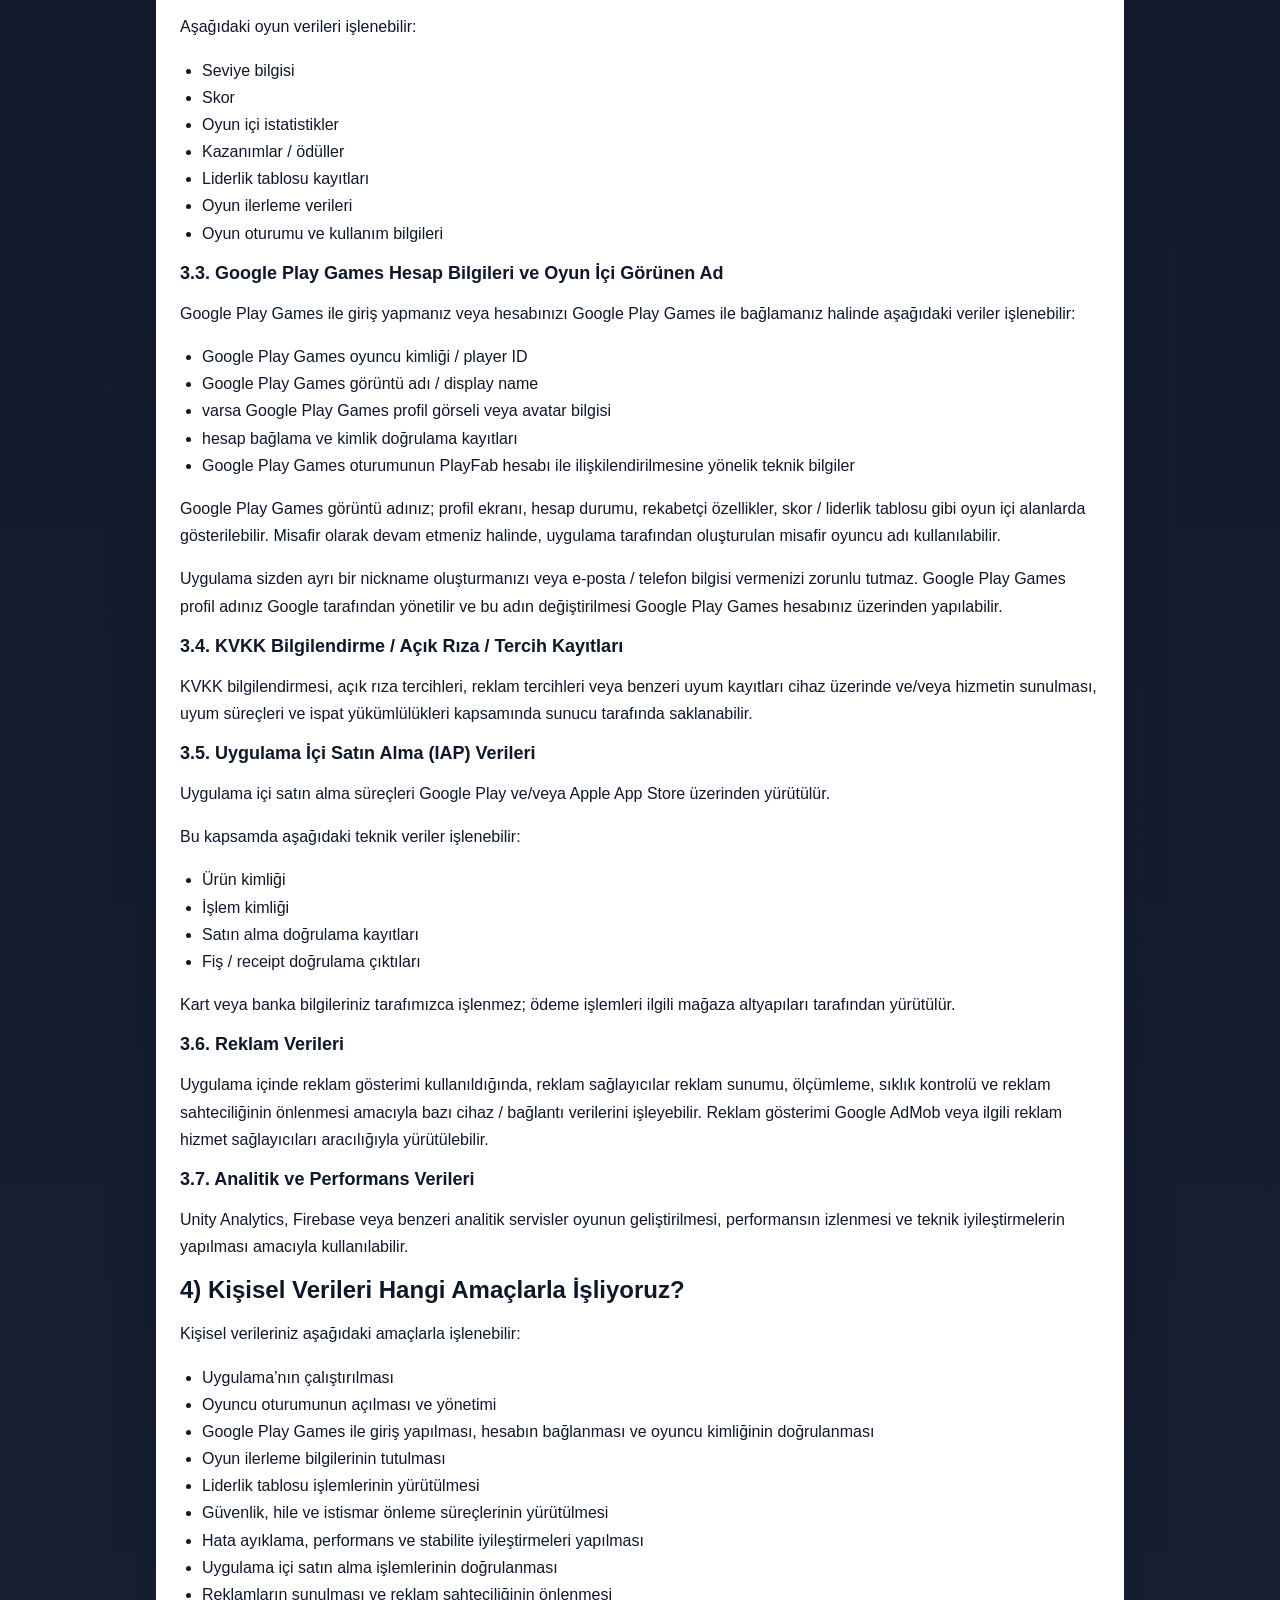
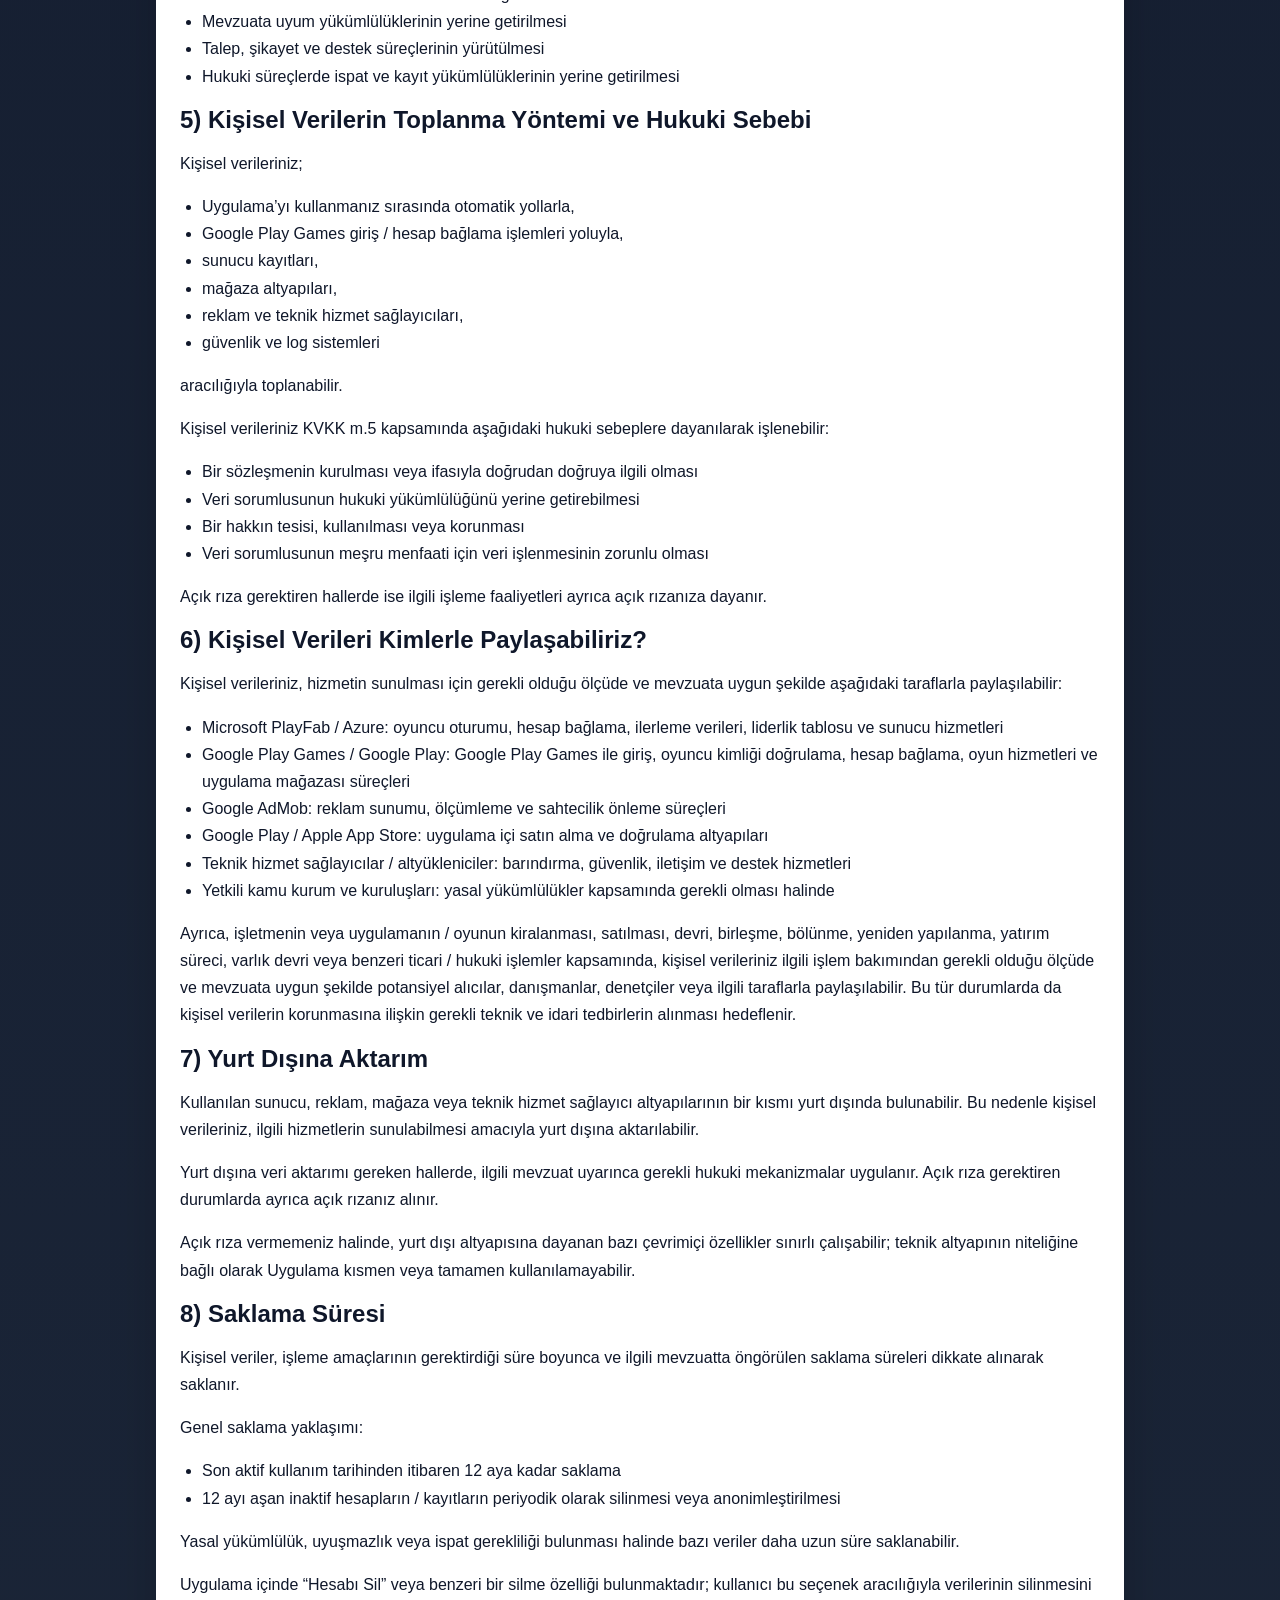
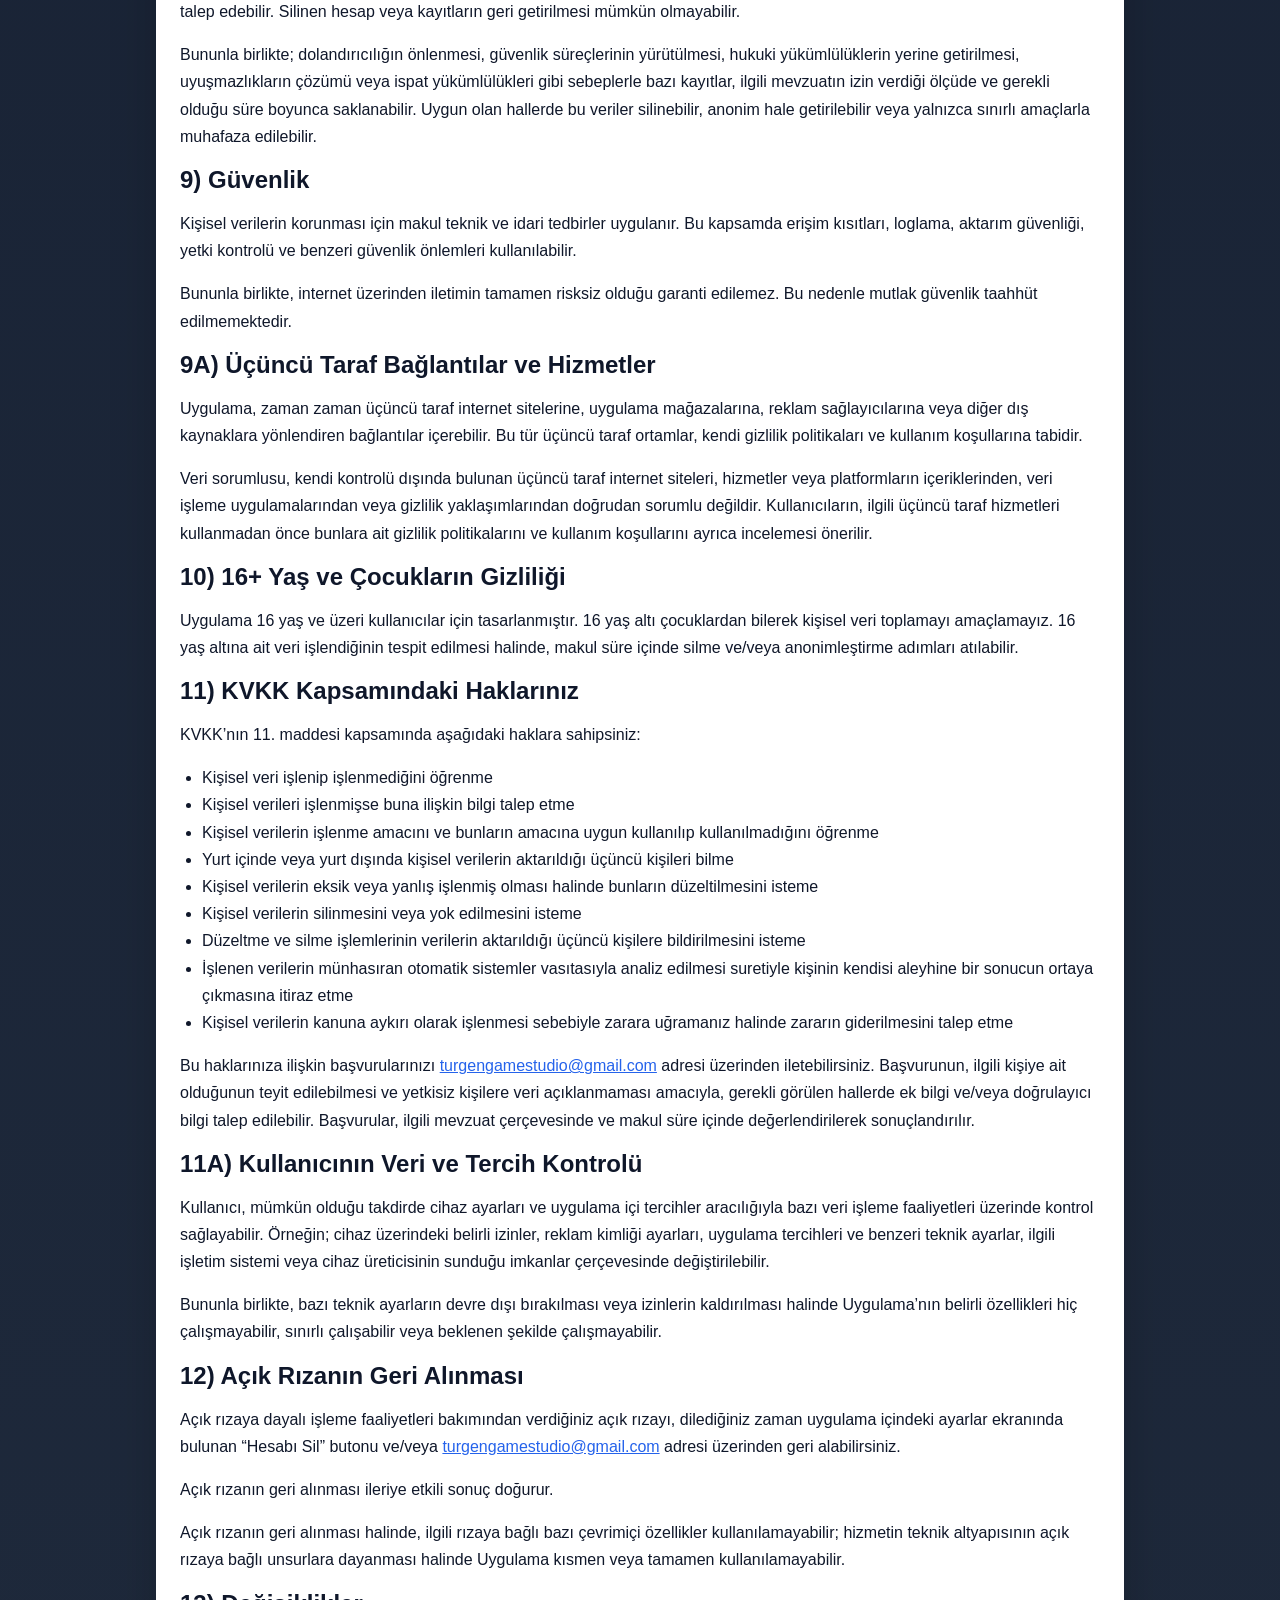
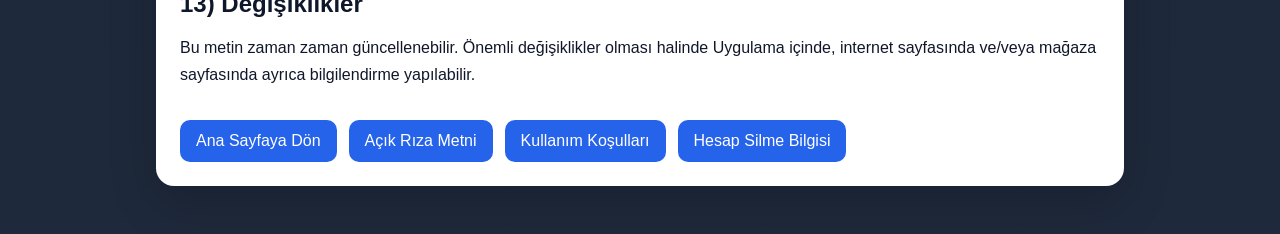
<file: tr/privacy-policy.html>
<!doctype html>
<html lang="tr">
<head>
  <meta charset="utf-8">
  <meta name="viewport" content="width=device-width,initial-scale=1">
  <title>Letter Rise - Gizlilik Politikası / Aydınlatma Metni</title>
  <meta name="description" content="Letter Rise Gizlilik Politikası / Aydınlatma Metni">
  <link rel="stylesheet" href="../styles.css">
</head>
<body>
  <main class="container">
    <div class="card">
      <h1>Gizlilik Politikası / Aydınlatma Metni</h1>

      <div class="meta">
        <p><strong>Yürürlük Tarihi:</strong> 22/03/2026</p>
        <p><strong>Son Güncelleme Tarihi:</strong> 02/05/2026</p>
        <p><strong>Veri Sorumlusu:</strong> Mehmet TÜRGEN</p>
        <p><strong>Uygulama / Marka:</strong> Letter Rise</p>
        <p><strong>İletişim:</strong> <a href="mailto:turgengamestudio@gmail.com">turgengamestudio@gmail.com</a></p>
      </div>

      <section class="legal-text">
        <p>Bu Gizlilik Politikası / Aydınlatma Metni, Letter Rise mobil oyunu (“Uygulama”) kapsamında işlenen kişisel verilere ilişkin olarak 6698 sayılı Kişisel Verilerin Korunması Kanunu (“KVKK”) uyarınca hazırlanmıştır.</p>

        <h2>1) Veri Sorumlusu</h2>
        <p>Bu metin kapsamında veri sorumlusu Mehmet TÜRGEN’dir.</p>
        <p><strong>Uygulama / marka adı:</strong> Letter Rise<br>
        <strong>İletişim e-posta adresi:</strong> <a href="mailto:turgengamestudio@gmail.com">turgengamestudio@gmail.com</a></p>

        <h2>2) Kapsam</h2>
        <p>Bu metin; Uygulama kapsamında hangi verilerin işlendiği, bu verilerin hangi amaçlarla işlendiği, kimlere aktarılabildiği, ne kadar süre saklandığı, hangi yöntemlerle toplandığı ve KVKK kapsamındaki haklarınıza ilişkin bilgi vermek amacıyla hazırlanmıştır.</p>

        <h2>3) Hangi Verileri İşliyoruz?</h2>
        <p>Veriler; oyunu kullandığınız sırada otomatik yollarla (uygulama içi SDK’lar, cihaz/uygulama logları, sunucu kayıtları), mağaza altyapıları üzerinden, Google Play Games ile giriş / hesap bağlama işlemleri sırasında ve uygulama içinde kullandığınız tercihler aracılığıyla elde edilebilir.</p>

        <h3>3.1. Cihaz / Kurulum Kimliği ve Teknik Veriler</h3>
        <p>Aşağıdaki teknik veriler işlenebilir:</p>
        <ul>
          <li>Cihaz / kurulum kimliği</li>
          <li>Uygulama sürümü</li>
          <li>İşletim sistemi bilgisi</li>
          <li>Cihaz modeli</li>
          <li>Dil bilgisi</li>
          <li>Ekran çözünürlüğü</li>
          <li>IP adresi ve bağlantı bilgileri</li>
          <li>Hata kayıtları, çökme kayıtları ve teknik loglar</li>
        </ul>

        <p>Cihaz / kurulum kimliği; Uygulama’nın çalıştırılması, oyuncu oturumunun yönetilmesi, ilerleme verilerinin ilişkilendirilmesi ve çevrimiçi özelliklerin sunulması amacıyla kullanılabilir.</p>

        <p><strong>Önemli not:</strong><br>
        Uygulama e-posta / telefon ile klasik hesap oluşturma mantığında çalışmaz. Sizden e-posta adresi veya telefon numarası istemez. Misafir olarak devam etmeniz halinde oyun ilerlemeniz cihaz / kurulum kimliği veya benzeri teknik tanımlayıcılarla ilişkilendirilebilir. Bu nedenle telefonun kaybolması, değiştirilmesi, formatlanması veya uygulamanın kaldırılması gibi durumlarda misafir hesap ilerlemesine yeniden erişim mümkün olmayabilir.</p>

        <p>Google Play Games ile giriş yapmanız veya misafir hesabınızı Google Play Games ile bağlamanız halinde, oyun ilerlemeniz ilgili Google Play Games kimliği ile ilişkilendirilebilir. Bu durumda aynı Google Play Games hesabıyla giriş yapmanız halinde hesabınıza erişim imkanınız artabilir; ancak teknik kesintiler, platform sınırlamaları, bağlantı hataları, hesap silme talepleri veya üçüncü taraf hizmet sorunları nedeniyle kesintisiz erişim garanti edilmez.</p>

        <h3>3.2. Oyun İçi İlerleme ve Kullanım Verileri</h3>
        <p>Aşağıdaki oyun verileri işlenebilir:</p>
        <ul>
          <li>Seviye bilgisi</li>
          <li>Skor</li>
          <li>Oyun içi istatistikler</li>
          <li>Kazanımlar / ödüller</li>
          <li>Liderlik tablosu kayıtları</li>
          <li>Oyun ilerleme verileri</li>
          <li>Oyun oturumu ve kullanım bilgileri</li>
        </ul>

       <h3>3.3. Google Play Games Hesap Bilgileri ve Oyun İçi Görünen Ad</h3>
      <p>Google Play Games ile giriş yapmanız veya hesabınızı Google Play Games ile bağlamanız halinde aşağıdaki veriler işlenebilir:</p>
<ul>
  <li>Google Play Games oyuncu kimliği / player ID</li>
  <li>Google Play Games görüntü adı / display name</li>
  <li>varsa Google Play Games profil görseli veya avatar bilgisi</li>
  <li>hesap bağlama ve kimlik doğrulama kayıtları</li>
  <li>Google Play Games oturumunun PlayFab hesabı ile ilişkilendirilmesine yönelik teknik bilgiler</li>
</ul>

      <p>Google Play Games görüntü adınız; profil ekranı, hesap durumu, rekabetçi özellikler, skor / liderlik tablosu gibi oyun içi alanlarda gösterilebilir. Misafir olarak devam etmeniz halinde, uygulama tarafından oluşturulan misafir oyuncu adı kullanılabilir.</p>

      <p>Uygulama sizden ayrı bir nickname oluşturmanızı veya e-posta / telefon bilgisi vermenizi zorunlu tutmaz. Google Play Games profil adınız Google tarafından yönetilir ve bu adın değiştirilmesi Google Play Games hesabınız üzerinden yapılabilir.</p>

        <h3>3.4. KVKK Bilgilendirme / Açık Rıza / Tercih Kayıtları</h3>
        <p>KVKK bilgilendirmesi, açık rıza tercihleri, reklam tercihleri veya benzeri uyum kayıtları cihaz üzerinde ve/veya hizmetin sunulması, uyum süreçleri ve ispat yükümlülükleri kapsamında sunucu tarafında saklanabilir.</p>

        <h3>3.5. Uygulama İçi Satın Alma (IAP) Verileri</h3>
        <p>Uygulama içi satın alma süreçleri Google Play ve/veya Apple App Store üzerinden yürütülür.</p>
        <p>Bu kapsamda aşağıdaki teknik veriler işlenebilir:</p>
        <ul>
          <li>Ürün kimliği</li>
          <li>İşlem kimliği</li>
          <li>Satın alma doğrulama kayıtları</li>
          <li>Fiş / receipt doğrulama çıktıları</li>
        </ul>

        <p>Kart veya banka bilgileriniz tarafımızca işlenmez; ödeme işlemleri ilgili mağaza altyapıları tarafından yürütülür.</p>

        <h3>3.6. Reklam Verileri</h3>
        <p>Uygulama içinde reklam gösterimi kullanıldığında, reklam sağlayıcılar reklam sunumu, ölçümleme, sıklık kontrolü ve reklam sahteciliğinin önlenmesi amacıyla bazı cihaz / bağlantı verilerini işleyebilir. Reklam gösterimi Google AdMob veya ilgili reklam hizmet sağlayıcıları aracılığıyla yürütülebilir.</p>

        <h3>3.7. Analitik ve Performans Verileri</h3>
        <p>Unity Analytics, Firebase veya benzeri analitik servisler oyunun geliştirilmesi, performansın izlenmesi ve teknik iyileştirmelerin yapılması amacıyla kullanılabilir.</p>

        <h2>4) Kişisel Verileri Hangi Amaçlarla İşliyoruz?</h2>
        <p>Kişisel verileriniz aşağıdaki amaçlarla işlenebilir:</p>
        <ul>
          <li>Uygulama’nın çalıştırılması</li>
          <li>Oyuncu oturumunun açılması ve yönetimi</li>
          <li>Google Play Games ile giriş yapılması, hesabın bağlanması ve oyuncu kimliğinin doğrulanması</li>
          <li>Oyun ilerleme bilgilerinin tutulması</li>
          <li>Liderlik tablosu işlemlerinin yürütülmesi</li>
          <li>Güvenlik, hile ve istismar önleme süreçlerinin yürütülmesi</li>
          <li>Hata ayıklama, performans ve stabilite iyileştirmeleri yapılması</li>
          <li>Uygulama içi satın alma işlemlerinin doğrulanması</li>
          <li>Reklamların sunulması ve reklam sahteciliğinin önlenmesi</li>
          <li>Mevzuata uyum yükümlülüklerinin yerine getirilmesi</li>
          <li>Talep, şikayet ve destek süreçlerinin yürütülmesi</li>
          <li>Hukuki süreçlerde ispat ve kayıt yükümlülüklerinin yerine getirilmesi</li>
        </ul>

        <h2>5) Kişisel Verilerin Toplanma Yöntemi ve Hukuki Sebebi</h2>
        <p>Kişisel verileriniz;</p>
        <ul>
          <li>Uygulama’yı kullanmanız sırasında otomatik yollarla,</li>
          <li>Google Play Games giriş / hesap bağlama işlemleri yoluyla,</li>
          <li>sunucu kayıtları,</li>
          <li>mağaza altyapıları,</li>
          <li>reklam ve teknik hizmet sağlayıcıları,</li>
          <li>güvenlik ve log sistemleri</li>
        </ul>
        <p>aracılığıyla toplanabilir.</p>

        <p>Kişisel verileriniz KVKK m.5 kapsamında aşağıdaki hukuki sebeplere dayanılarak işlenebilir:</p>
        <ul>
          <li>Bir sözleşmenin kurulması veya ifasıyla doğrudan doğruya ilgili olması</li>
          <li>Veri sorumlusunun hukuki yükümlülüğünü yerine getirebilmesi</li>
          <li>Bir hakkın tesisi, kullanılması veya korunması</li>
          <li>Veri sorumlusunun meşru menfaati için veri işlenmesinin zorunlu olması</li>
        </ul>

        <p>Açık rıza gerektiren hallerde ise ilgili işleme faaliyetleri ayrıca açık rızanıza dayanır.</p>

        <h2>6) Kişisel Verileri Kimlerle Paylaşabiliriz?</h2>
        <p>Kişisel verileriniz, hizmetin sunulması için gerekli olduğu ölçüde ve mevzuata uygun şekilde aşağıdaki taraflarla paylaşılabilir:</p>
        <ul>
          <li>Microsoft PlayFab / Azure: oyuncu oturumu, hesap bağlama, ilerleme verileri, liderlik tablosu ve sunucu hizmetleri</li>
          <li>Google Play Games / Google Play: Google Play Games ile giriş, oyuncu kimliği doğrulama, hesap bağlama, oyun hizmetleri ve uygulama mağazası süreçleri</li>
          <li>Google AdMob: reklam sunumu, ölçümleme ve sahtecilik önleme süreçleri</li>
          <li>Google Play / Apple App Store: uygulama içi satın alma ve doğrulama altyapıları</li>
          <li>Teknik hizmet sağlayıcılar / altyükleniciler: barındırma, güvenlik, iletişim ve destek hizmetleri</li>
          <li>Yetkili kamu kurum ve kuruluşları: yasal yükümlülükler kapsamında gerekli olması halinde</li>
        </ul>

        <p>Ayrıca, işletmenin veya uygulamanın / oyunun kiralanması, satılması, devri, birleşme, bölünme, yeniden yapılanma, yatırım süreci, varlık devri veya benzeri ticari / hukuki işlemler kapsamında, kişisel verileriniz ilgili işlem bakımından gerekli olduğu ölçüde ve mevzuata uygun şekilde potansiyel alıcılar, danışmanlar, denetçiler veya ilgili taraflarla paylaşılabilir. Bu tür durumlarda da kişisel verilerin korunmasına ilişkin gerekli teknik ve idari tedbirlerin alınması hedeflenir.</p>

        <h2>7) Yurt Dışına Aktarım</h2>
        <p>Kullanılan sunucu, reklam, mağaza veya teknik hizmet sağlayıcı altyapılarının bir kısmı yurt dışında bulunabilir. Bu nedenle kişisel verileriniz, ilgili hizmetlerin sunulabilmesi amacıyla yurt dışına aktarılabilir.</p>

        <p>Yurt dışına veri aktarımı gereken hallerde, ilgili mevzuat uyarınca gerekli hukuki mekanizmalar uygulanır. Açık rıza gerektiren durumlarda ayrıca açık rızanız alınır.</p>

        <p>Açık rıza vermemeniz halinde, yurt dışı altyapısına dayanan bazı çevrimiçi özellikler sınırlı çalışabilir; teknik altyapının niteliğine bağlı olarak Uygulama kısmen veya tamamen kullanılamayabilir.</p>

        <h2>8) Saklama Süresi</h2>
        <p>Kişisel veriler, işleme amaçlarının gerektirdiği süre boyunca ve ilgili mevzuatta öngörülen saklama süreleri dikkate alınarak saklanır.</p>

        <p>Genel saklama yaklaşımı:</p>
        <ul>
          <li>Son aktif kullanım tarihinden itibaren 12 aya kadar saklama</li>
          <li>12 ayı aşan inaktif hesapların / kayıtların periyodik olarak silinmesi veya anonimleştirilmesi</li>
        </ul>

        <p>Yasal yükümlülük, uyuşmazlık veya ispat gerekliliği bulunması halinde bazı veriler daha uzun süre saklanabilir.</p>

        <p>Uygulama içinde “Hesabı Sil” veya benzeri bir silme özelliği bulunmaktadır; kullanıcı bu seçenek aracılığıyla verilerinin silinmesini talep edebilir. Silinen hesap veya kayıtların geri getirilmesi mümkün olmayabilir.</p>

        <p>Bununla birlikte; dolandırıcılığın önlenmesi, güvenlik süreçlerinin yürütülmesi, hukuki yükümlülüklerin yerine getirilmesi, uyuşmazlıkların çözümü veya ispat yükümlülükleri gibi sebeplerle bazı kayıtlar, ilgili mevzuatın izin verdiği ölçüde ve gerekli olduğu süre boyunca saklanabilir. Uygun olan hallerde bu veriler silinebilir, anonim hale getirilebilir veya yalnızca sınırlı amaçlarla muhafaza edilebilir.</p>

        <h2>9) Güvenlik</h2>
        <p>Kişisel verilerin korunması için makul teknik ve idari tedbirler uygulanır. Bu kapsamda erişim kısıtları, loglama, aktarım güvenliği, yetki kontrolü ve benzeri güvenlik önlemleri kullanılabilir.</p>
        <p>Bununla birlikte, internet üzerinden iletimin tamamen risksiz olduğu garanti edilemez. Bu nedenle mutlak güvenlik taahhüt edilmemektedir.</p>

        <h2>9A) Üçüncü Taraf Bağlantılar ve Hizmetler</h2>
        <p>Uygulama, zaman zaman üçüncü taraf internet sitelerine, uygulama mağazalarına, reklam sağlayıcılarına veya diğer dış kaynaklara yönlendiren bağlantılar içerebilir. Bu tür üçüncü taraf ortamlar, kendi gizlilik politikaları ve kullanım koşullarına tabidir.</p>
        <p>Veri sorumlusu, kendi kontrolü dışında bulunan üçüncü taraf internet siteleri, hizmetler veya platformların içeriklerinden, veri işleme uygulamalarından veya gizlilik yaklaşımlarından doğrudan sorumlu değildir. Kullanıcıların, ilgili üçüncü taraf hizmetleri kullanmadan önce bunlara ait gizlilik politikalarını ve kullanım koşullarını ayrıca incelemesi önerilir.</p>

        <h2>10) 16+ Yaş ve Çocukların Gizliliği</h2>
        <p>Uygulama 16 yaş ve üzeri kullanıcılar için tasarlanmıştır. 16 yaş altı çocuklardan bilerek kişisel veri toplamayı amaçlamayız. 16 yaş altına ait veri işlendiğinin tespit edilmesi halinde, makul süre içinde silme ve/veya anonimleştirme adımları atılabilir.</p>

        <h2>11) KVKK Kapsamındaki Haklarınız</h2>
        <p>KVKK’nın 11. maddesi kapsamında aşağıdaki haklara sahipsiniz:</p>
        <ul>
          <li>Kişisel veri işlenip işlenmediğini öğrenme</li>
          <li>Kişisel verileri işlenmişse buna ilişkin bilgi talep etme</li>
          <li>Kişisel verilerin işlenme amacını ve bunların amacına uygun kullanılıp kullanılmadığını öğrenme</li>
          <li>Yurt içinde veya yurt dışında kişisel verilerin aktarıldığı üçüncü kişileri bilme</li>
          <li>Kişisel verilerin eksik veya yanlış işlenmiş olması halinde bunların düzeltilmesini isteme</li>
          <li>Kişisel verilerin silinmesini veya yok edilmesini isteme</li>
          <li>Düzeltme ve silme işlemlerinin verilerin aktarıldığı üçüncü kişilere bildirilmesini isteme</li>
          <li>İşlenen verilerin münhasıran otomatik sistemler vasıtasıyla analiz edilmesi suretiyle kişinin kendisi aleyhine bir sonucun ortaya çıkmasına itiraz etme</li>
          <li>Kişisel verilerin kanuna aykırı olarak işlenmesi sebebiyle zarara uğramanız halinde zararın giderilmesini talep etme</li>
        </ul>

        <p>Bu haklarınıza ilişkin başvurularınızı <a href="mailto:turgengamestudio@gmail.com">turgengamestudio@gmail.com</a> adresi üzerinden iletebilirsiniz. Başvurunun, ilgili kişiye ait olduğunun teyit edilebilmesi ve yetkisiz kişilere veri açıklanmaması amacıyla, gerekli görülen hallerde ek bilgi ve/veya doğrulayıcı bilgi talep edilebilir. Başvurular, ilgili mevzuat çerçevesinde ve makul süre içinde değerlendirilerek sonuçlandırılır.</p>

        <h2>11A) Kullanıcının Veri ve Tercih Kontrolü</h2>
        <p>Kullanıcı, mümkün olduğu takdirde cihaz ayarları ve uygulama içi tercihler aracılığıyla bazı veri işleme faaliyetleri üzerinde kontrol sağlayabilir. Örneğin; cihaz üzerindeki belirli izinler, reklam kimliği ayarları, uygulama tercihleri ve benzeri teknik ayarlar, ilgili işletim sistemi veya cihaz üreticisinin sunduğu imkanlar çerçevesinde değiştirilebilir.</p>
        <p>Bununla birlikte, bazı teknik ayarların devre dışı bırakılması veya izinlerin kaldırılması halinde Uygulama’nın belirli özellikleri hiç çalışmayabilir, sınırlı çalışabilir veya beklenen şekilde çalışmayabilir.</p>

        <h2>12) Açık Rızanın Geri Alınması</h2>
        <p>Açık rızaya dayalı işleme faaliyetleri bakımından verdiğiniz açık rızayı, dilediğiniz zaman uygulama içindeki ayarlar ekranında bulunan “Hesabı Sil” butonu ve/veya <a href="mailto:turgengamestudio@gmail.com">turgengamestudio@gmail.com</a> adresi üzerinden geri alabilirsiniz.</p>
        <p>Açık rızanın geri alınması ileriye etkili sonuç doğurur.</p>
        <p>Açık rızanın geri alınması halinde, ilgili rızaya bağlı bazı çevrimiçi özellikler kullanılamayabilir; hizmetin teknik altyapısının açık rızaya bağlı unsurlara dayanması halinde Uygulama kısmen veya tamamen kullanılamayabilir.</p>

        <h2>13) Değişiklikler</h2>
        <p>Bu metin zaman zaman güncellenebilir. Önemli değişiklikler olması halinde Uygulama içinde, internet sayfasında ve/veya mağaza sayfasında ayrıca bilgilendirme yapılabilir.</p>
      </section>

      <div class="footer-nav">
        <a class="back-link" href="../index.html">Ana Sayfaya Dön</a>
        <a class="primary-link" href="consent.html">Açık Rıza Metni</a>
        <a class="primary-link" href="terms-license.html">Kullanım Koşulları</a>
        <a class="primary-link" href="account-deletion.html">Hesap Silme Bilgisi</a>
      </div>
    </div>
  </main>
</body>
</html>
</file>
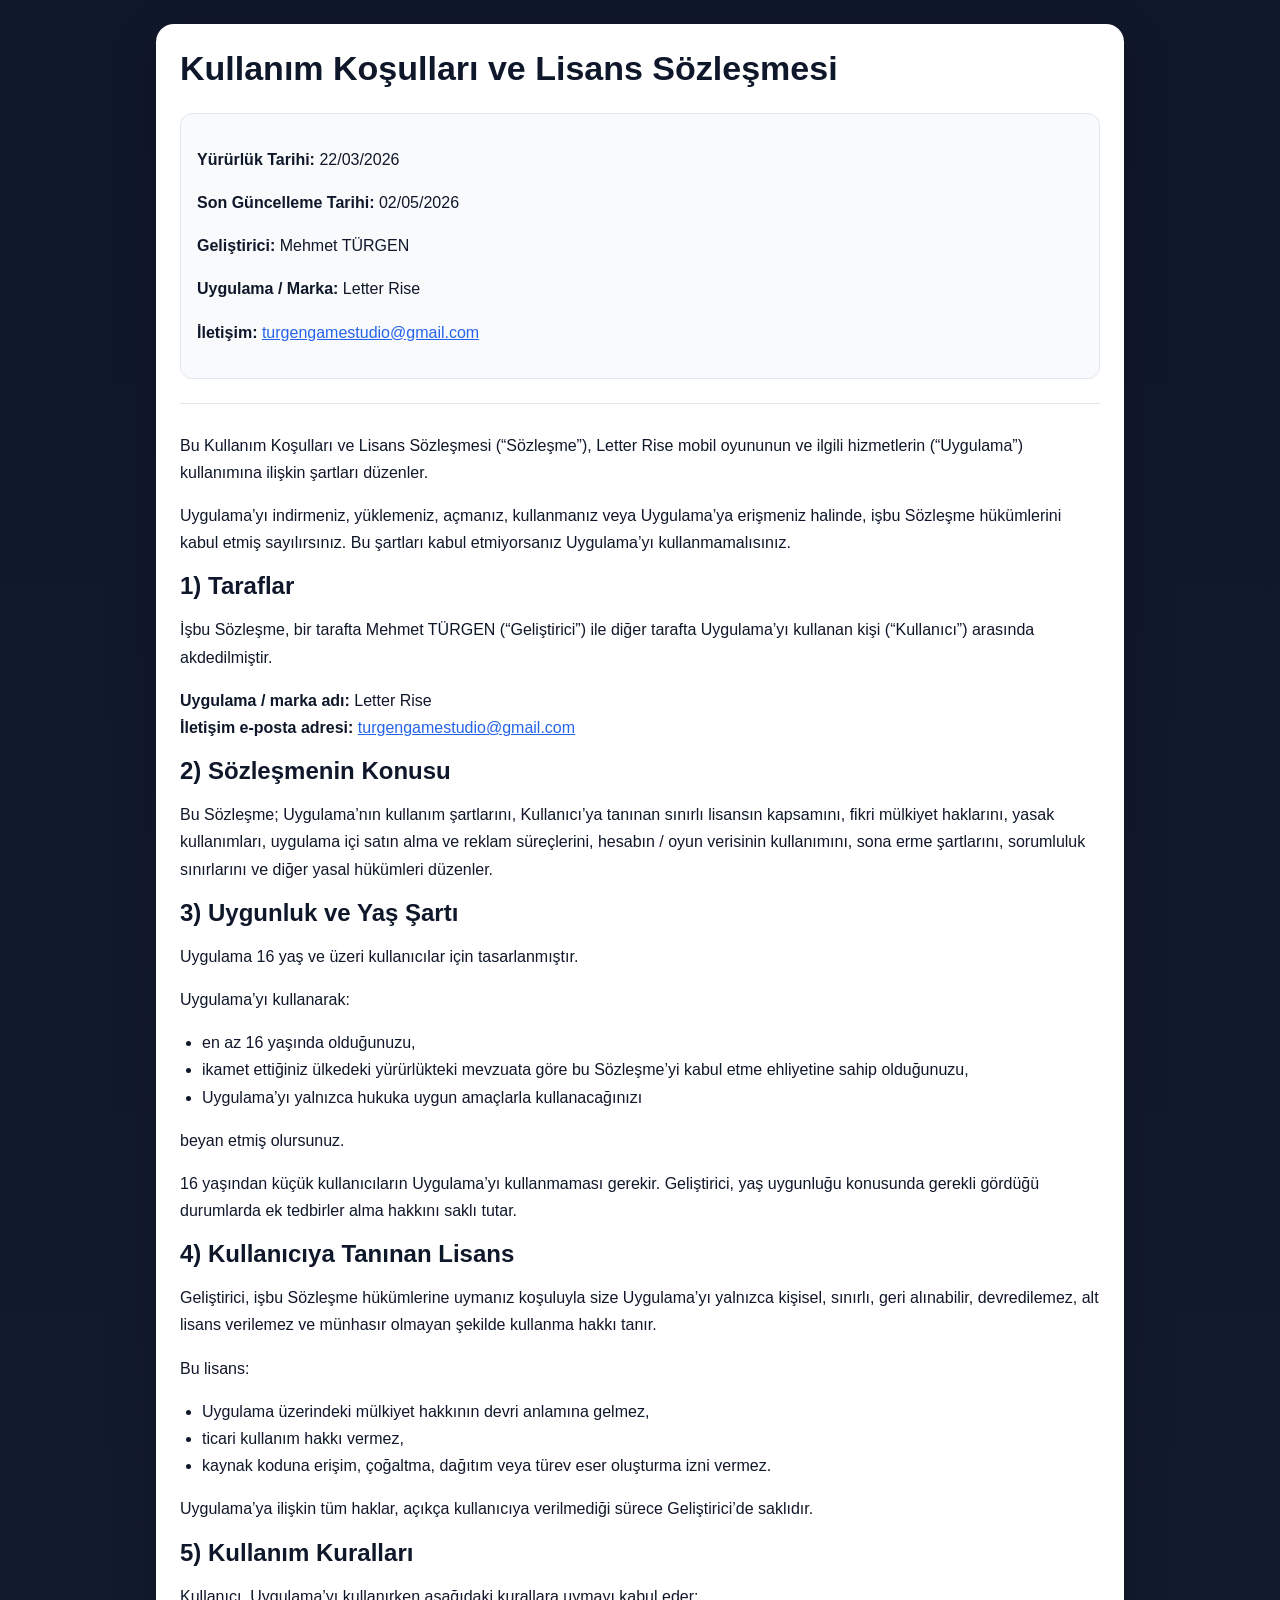
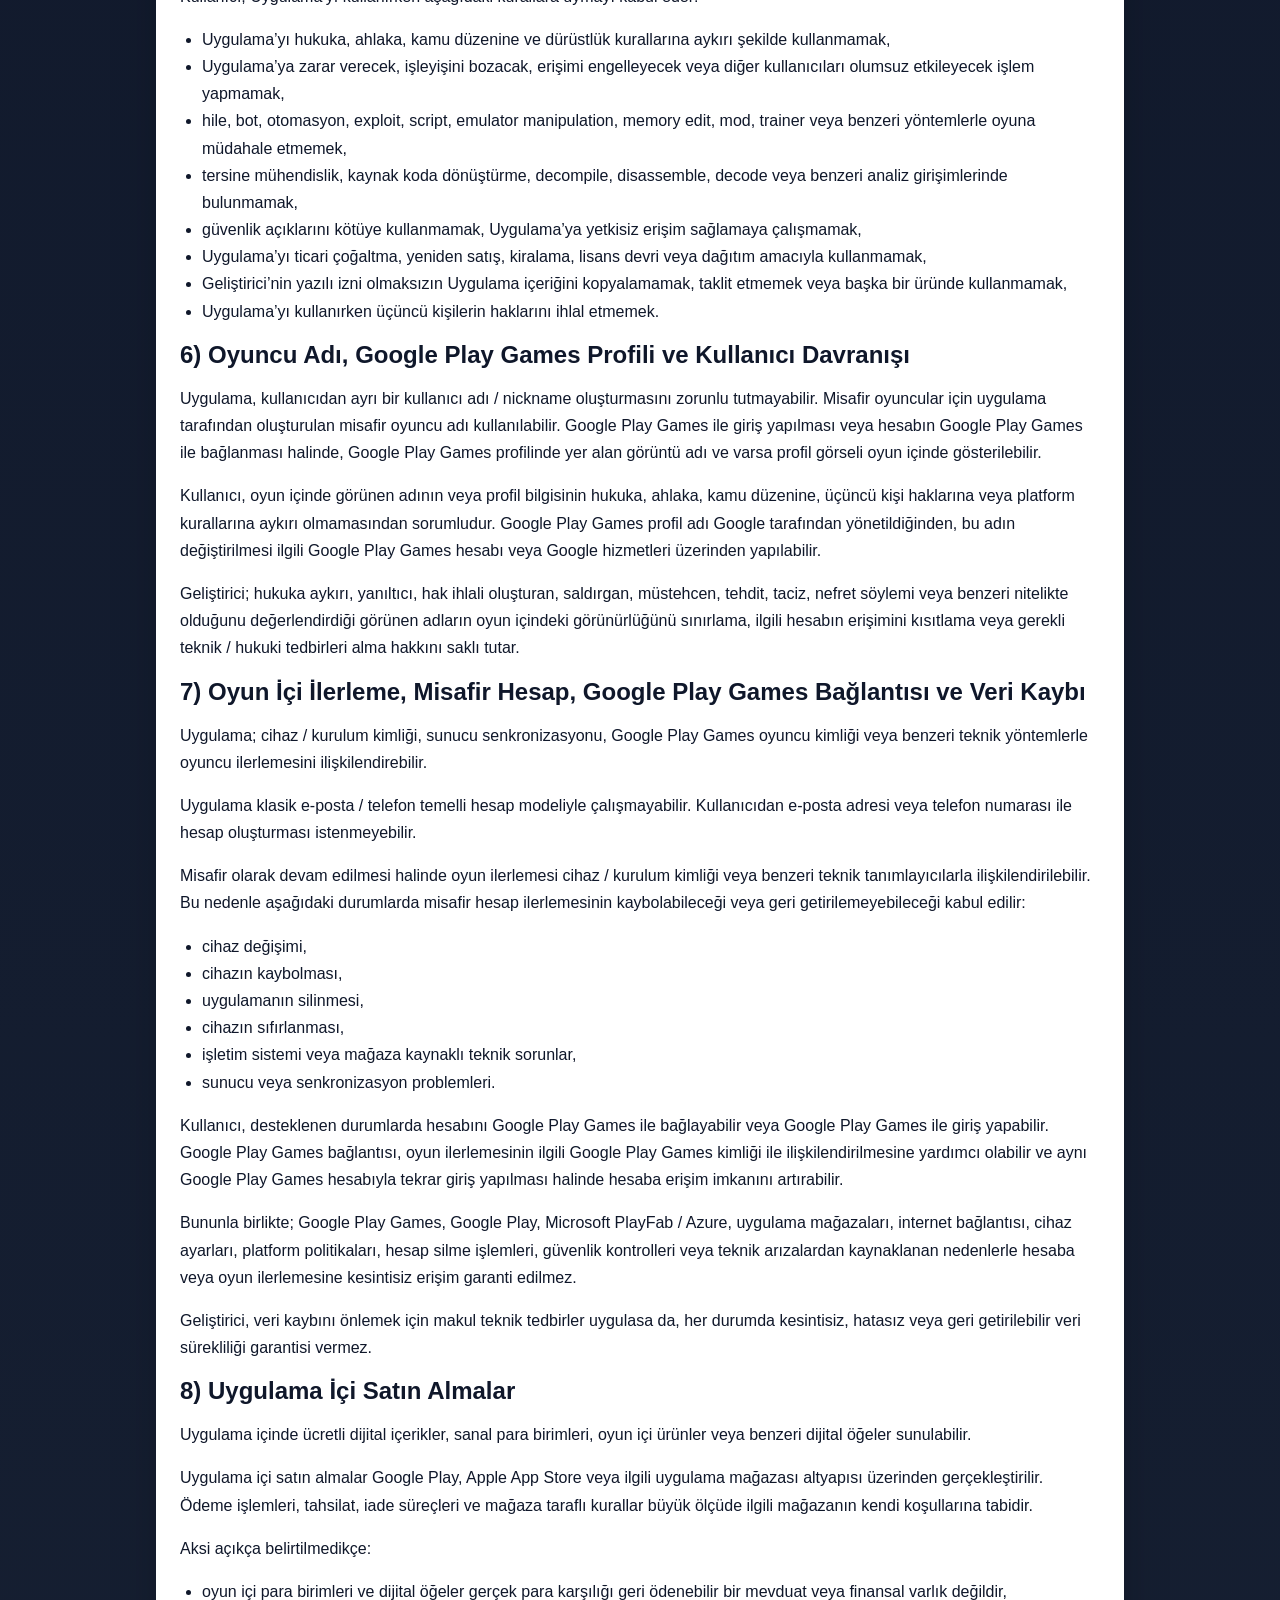
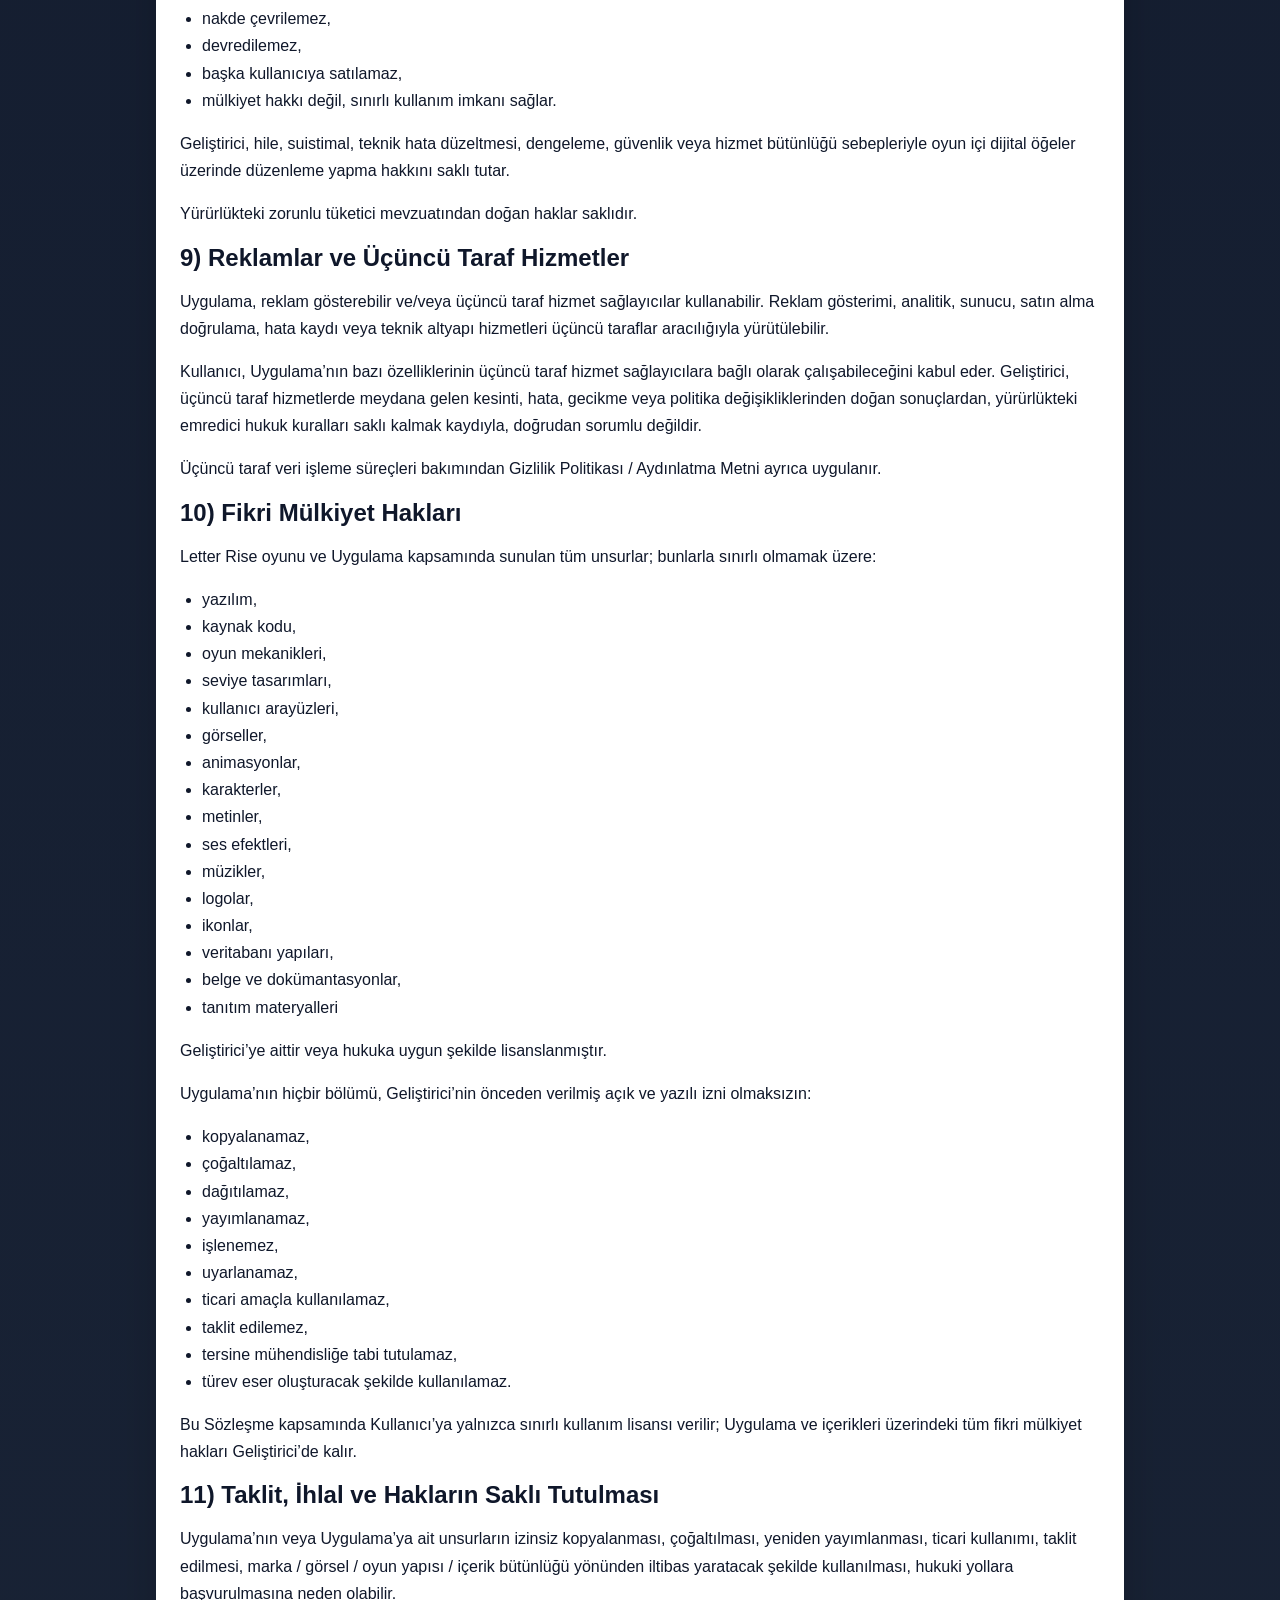
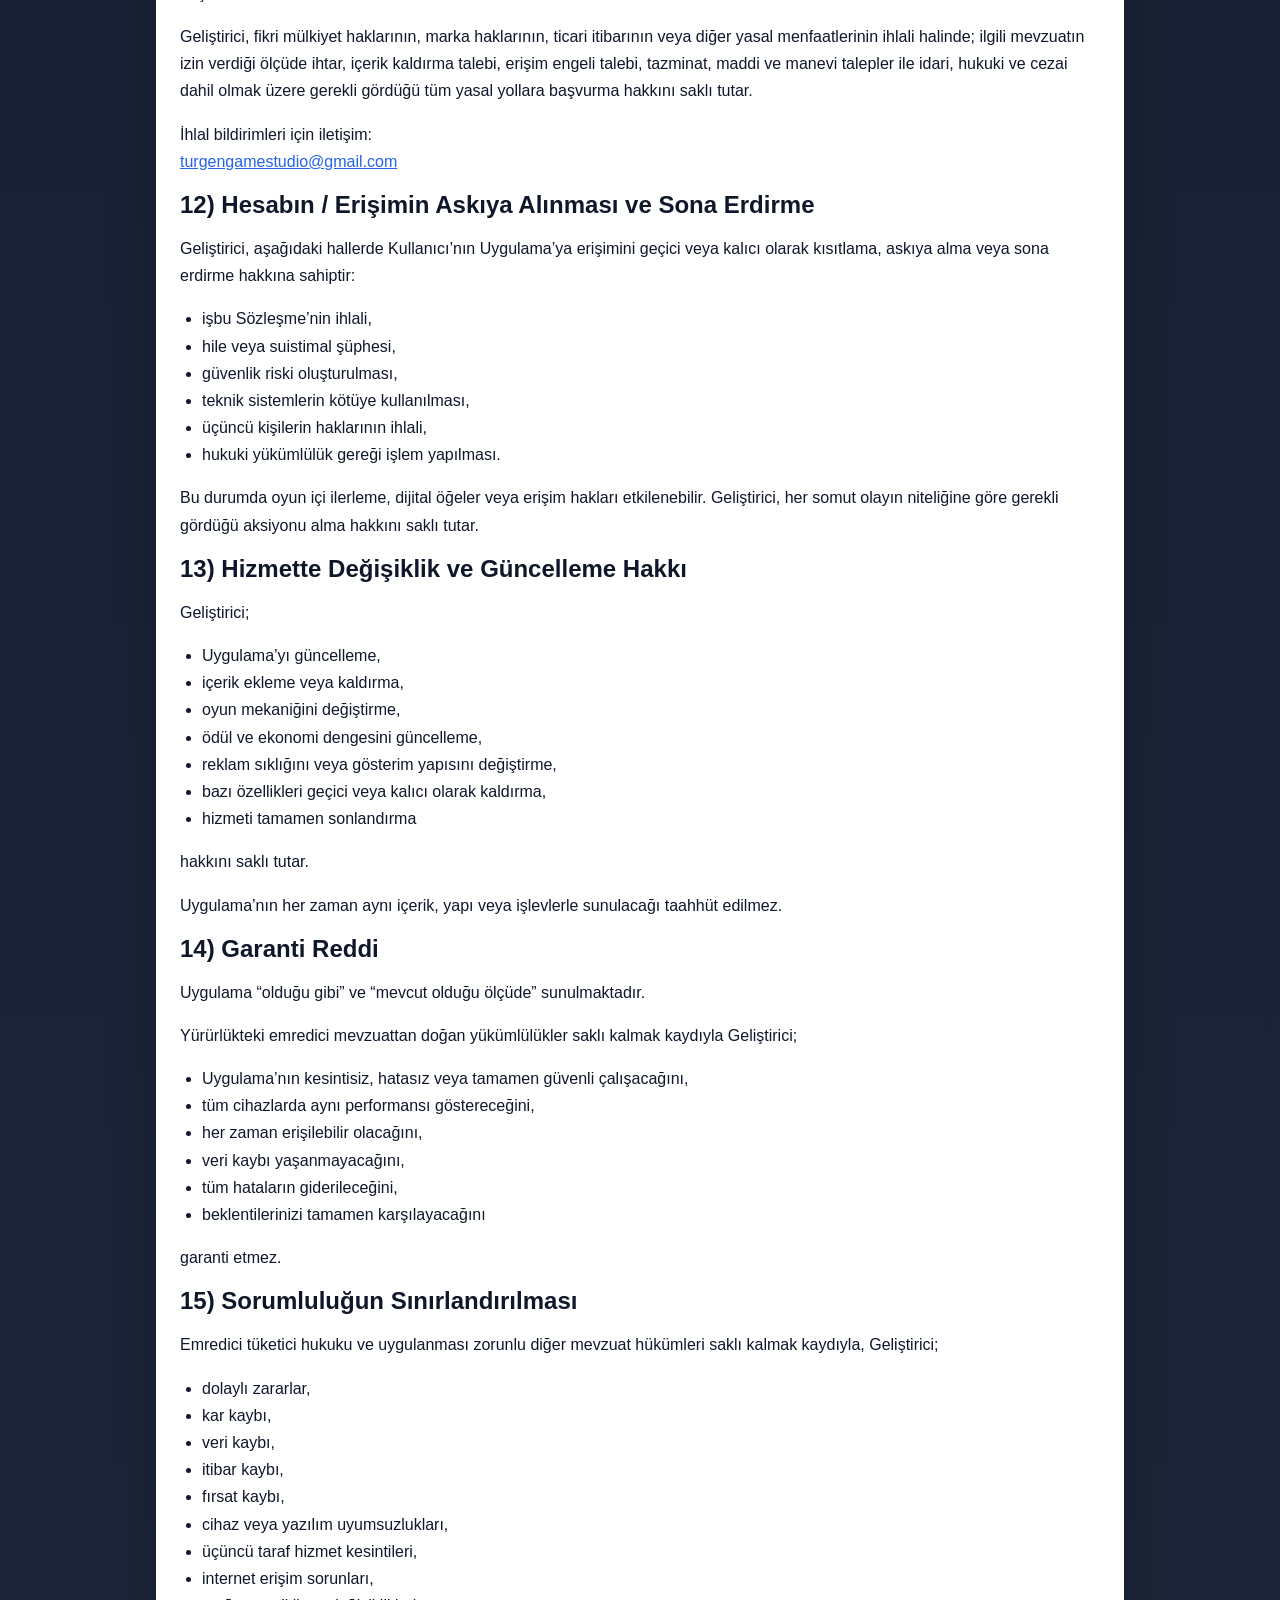
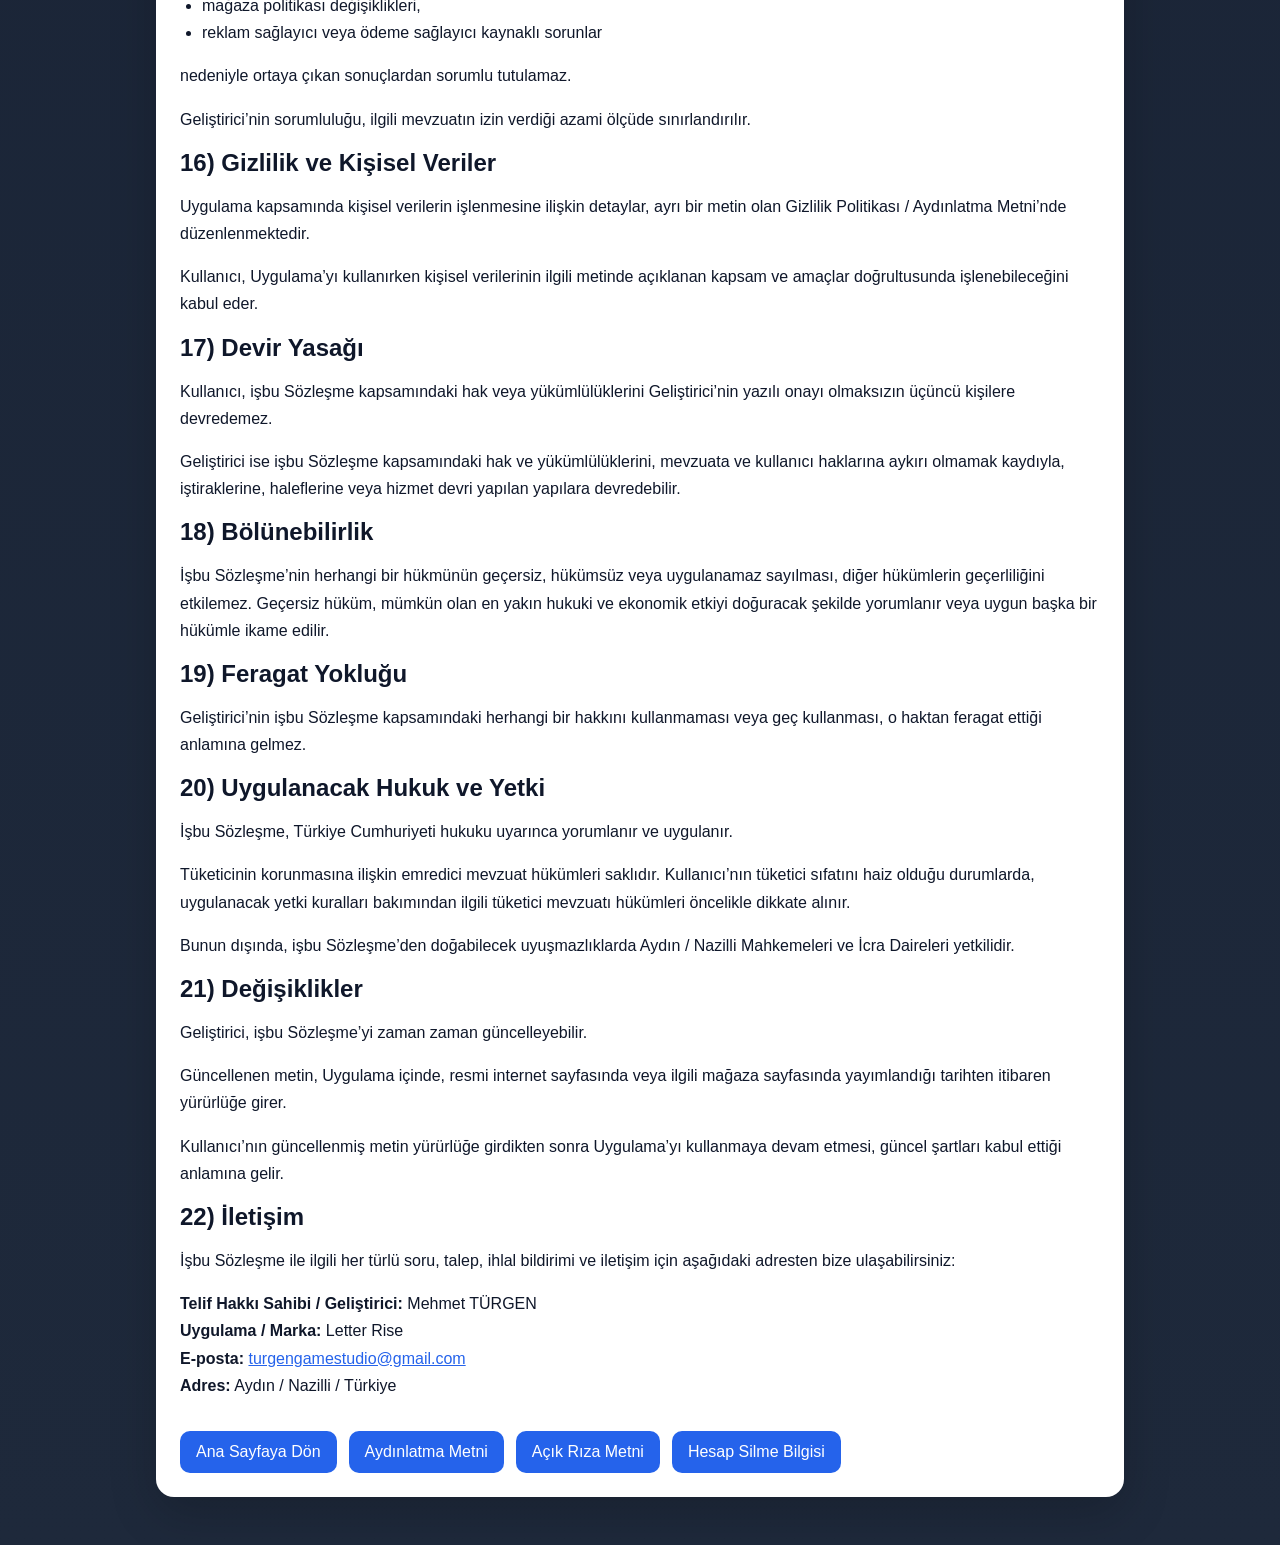
<file: tr/terms-license.html>
<!doctype html>
<html lang="tr">
<head>
  <meta charset="utf-8">
  <meta name="viewport" content="width=device-width,initial-scale=1">
  <title>Letter Rise - Kullanım Koşulları ve Lisans Sözleşmesi</title>
  <meta name="description" content="Letter Rise Kullanım Koşulları ve Lisans Sözleşmesi">
  <link rel="stylesheet" href="../styles.css">
</head>
<body>
  <main class="container">
    <div class="card">
      <h1>Kullanım Koşulları ve Lisans Sözleşmesi</h1>

      <div class="meta">
        <p><strong>Yürürlük Tarihi:</strong> 22/03/2026</p>
        <p><strong>Son Güncelleme Tarihi:</strong> 02/05/2026</p>
        <p><strong>Geliştirici:</strong> Mehmet TÜRGEN</p>
        <p><strong>Uygulama / Marka:</strong> Letter Rise</p>
        <p><strong>İletişim:</strong> <a href="mailto:turgengamestudio@gmail.com">turgengamestudio@gmail.com</a></p>
      </div>

      <section class="legal-text">
        <p>Bu Kullanım Koşulları ve Lisans Sözleşmesi (“Sözleşme”), Letter Rise mobil oyununun ve ilgili hizmetlerin (“Uygulama”) kullanımına ilişkin şartları düzenler.</p>

        <p>Uygulama’yı indirmeniz, yüklemeniz, açmanız, kullanmanız veya Uygulama’ya erişmeniz halinde, işbu Sözleşme hükümlerini kabul etmiş sayılırsınız. Bu şartları kabul etmiyorsanız Uygulama’yı kullanmamalısınız.</p>

        <h2>1) Taraflar</h2>
        <p>İşbu Sözleşme, bir tarafta Mehmet TÜRGEN (“Geliştirici”) ile diğer tarafta Uygulama’yı kullanan kişi (“Kullanıcı”) arasında akdedilmiştir.</p>
        <p><strong>Uygulama / marka adı:</strong> Letter Rise<br>
        <strong>İletişim e-posta adresi:</strong> <a href="mailto:turgengamestudio@gmail.com">turgengamestudio@gmail.com</a></p>

        <h2>2) Sözleşmenin Konusu</h2>
        <p>Bu Sözleşme; Uygulama’nın kullanım şartlarını, Kullanıcı’ya tanınan sınırlı lisansın kapsamını, fikri mülkiyet haklarını, yasak kullanımları, uygulama içi satın alma ve reklam süreçlerini, hesabın / oyun verisinin kullanımını, sona erme şartlarını, sorumluluk sınırlarını ve diğer yasal hükümleri düzenler.</p>

        <h2>3) Uygunluk ve Yaş Şartı</h2>
        <p>Uygulama 16 yaş ve üzeri kullanıcılar için tasarlanmıştır.</p>
        <p>Uygulama’yı kullanarak:</p>
        <ul>
          <li>en az 16 yaşında olduğunuzu,</li>
          <li>ikamet ettiğiniz ülkedeki yürürlükteki mevzuata göre bu Sözleşme’yi kabul etme ehliyetine sahip olduğunuzu,</li>
          <li>Uygulama’yı yalnızca hukuka uygun amaçlarla kullanacağınızı</li>
        </ul>
        <p>beyan etmiş olursunuz.</p>
        <p>16 yaşından küçük kullanıcıların Uygulama’yı kullanmaması gerekir. Geliştirici, yaş uygunluğu konusunda gerekli gördüğü durumlarda ek tedbirler alma hakkını saklı tutar.</p>

        <h2>4) Kullanıcıya Tanınan Lisans</h2>
        <p>Geliştirici, işbu Sözleşme hükümlerine uymanız koşuluyla size Uygulama’yı yalnızca kişisel, sınırlı, geri alınabilir, devredilemez, alt lisans verilemez ve münhasır olmayan şekilde kullanma hakkı tanır.</p>
        <p>Bu lisans:</p>
        <ul>
          <li>Uygulama üzerindeki mülkiyet hakkının devri anlamına gelmez,</li>
          <li>ticari kullanım hakkı vermez,</li>
          <li>kaynak koduna erişim, çoğaltma, dağıtım veya türev eser oluşturma izni vermez.</li>
        </ul>
        <p>Uygulama’ya ilişkin tüm haklar, açıkça kullanıcıya verilmediği sürece Geliştirici’de saklıdır.</p>

        <h2>5) Kullanım Kuralları</h2>
        <p>Kullanıcı, Uygulama’yı kullanırken aşağıdaki kurallara uymayı kabul eder:</p>
        <ul>
          <li>Uygulama’yı hukuka, ahlaka, kamu düzenine ve dürüstlük kurallarına aykırı şekilde kullanmamak,</li>
          <li>Uygulama’ya zarar verecek, işleyişini bozacak, erişimi engelleyecek veya diğer kullanıcıları olumsuz etkileyecek işlem yapmamak,</li>
          <li>hile, bot, otomasyon, exploit, script, emulator manipulation, memory edit, mod, trainer veya benzeri yöntemlerle oyuna müdahale etmemek,</li>
          <li>tersine mühendislik, kaynak koda dönüştürme, decompile, disassemble, decode veya benzeri analiz girişimlerinde bulunmamak,</li>
          <li>güvenlik açıklarını kötüye kullanmamak, Uygulama’ya yetkisiz erişim sağlamaya çalışmamak,</li>
          <li>Uygulama’yı ticari çoğaltma, yeniden satış, kiralama, lisans devri veya dağıtım amacıyla kullanmamak,</li>
          <li>Geliştirici’nin yazılı izni olmaksızın Uygulama içeriğini kopyalamamak, taklit etmemek veya başka bir üründe kullanmamak,</li>
          <li>Uygulama’yı kullanırken üçüncü kişilerin haklarını ihlal etmemek.</li>
        </ul>

       <h2>6) Oyuncu Adı, Google Play Games Profili ve Kullanıcı Davranışı</h2>
        <p>Uygulama, kullanıcıdan ayrı bir kullanıcı adı / nickname oluşturmasını zorunlu tutmayabilir. Misafir oyuncular için uygulama tarafından oluşturulan misafir oyuncu adı kullanılabilir. Google Play Games ile giriş yapılması veya hesabın Google Play Games ile bağlanması halinde, Google Play Games profilinde yer alan görüntü adı ve varsa profil görseli oyun içinde gösterilebilir.</p>

        <p>Kullanıcı, oyun içinde görünen adının veya profil bilgisinin hukuka, ahlaka, kamu düzenine, üçüncü kişi haklarına veya platform kurallarına aykırı olmamasından sorumludur. Google Play Games profil adı Google tarafından yönetildiğinden, bu adın değiştirilmesi ilgili Google Play Games hesabı veya Google hizmetleri üzerinden yapılabilir.</p>

        <p>Geliştirici; hukuka aykırı, yanıltıcı, hak ihlali oluşturan, saldırgan, müstehcen, tehdit, taciz, nefret söylemi veya benzeri nitelikte olduğunu değerlendirdiği görünen adların oyun içindeki görünürlüğünü sınırlama, ilgili hesabın erişimini kısıtlama veya gerekli teknik / hukuki tedbirleri alma hakkını saklı tutar.</p>

       <h2>7) Oyun İçi İlerleme, Misafir Hesap, Google Play Games Bağlantısı ve Veri Kaybı</h2>
       <p>Uygulama; cihaz / kurulum kimliği, sunucu senkronizasyonu, Google Play Games oyuncu kimliği veya benzeri teknik yöntemlerle oyuncu ilerlemesini ilişkilendirebilir.</p>

       <p>Uygulama klasik e-posta / telefon temelli hesap modeliyle çalışmayabilir. Kullanıcıdan e-posta adresi veya telefon numarası ile hesap oluşturması istenmeyebilir.</p>

       <p>Misafir olarak devam edilmesi halinde oyun ilerlemesi cihaz / kurulum kimliği veya benzeri teknik tanımlayıcılarla ilişkilendirilebilir. Bu nedenle aşağıdaki durumlarda misafir hesap ilerlemesinin kaybolabileceği veya geri getirilemeyebileceği kabul edilir:</p>
       <ul>
         <li>cihaz değişimi,</li>
         <li>cihazın kaybolması,</li>
         <li>uygulamanın silinmesi,</li>
         <li>cihazın sıfırlanması,</li>
         <li>işletim sistemi veya mağaza kaynaklı teknik sorunlar,</li>
         <li>sunucu veya senkronizasyon problemleri.</li>
       </ul>

        <p>Kullanıcı, desteklenen durumlarda hesabını Google Play Games ile bağlayabilir veya Google Play Games ile giriş yapabilir. Google Play Games bağlantısı, oyun ilerlemesinin ilgili Google Play Games kimliği ile ilişkilendirilmesine yardımcı olabilir ve aynı Google Play Games hesabıyla tekrar giriş yapılması halinde hesaba erişim imkanını artırabilir.</p>

        <p>Bununla birlikte; Google Play Games, Google Play, Microsoft PlayFab / Azure, uygulama mağazaları, internet bağlantısı, cihaz ayarları, platform politikaları, hesap silme işlemleri, güvenlik kontrolleri veya teknik arızalardan kaynaklanan nedenlerle hesaba veya oyun ilerlemesine kesintisiz erişim garanti edilmez.</p>

        <p>Geliştirici, veri kaybını önlemek için makul teknik tedbirler uygulasa da, her durumda kesintisiz, hatasız veya geri getirilebilir veri sürekliliği garantisi vermez.</p>

        <h2>8) Uygulama İçi Satın Almalar</h2>
        <p>Uygulama içinde ücretli dijital içerikler, sanal para birimleri, oyun içi ürünler veya benzeri dijital öğeler sunulabilir.</p>
        <p>Uygulama içi satın almalar Google Play, Apple App Store veya ilgili uygulama mağazası altyapısı üzerinden gerçekleştirilir. Ödeme işlemleri, tahsilat, iade süreçleri ve mağaza taraflı kurallar büyük ölçüde ilgili mağazanın kendi koşullarına tabidir.</p>
        <p>Aksi açıkça belirtilmedikçe:</p>
        <ul>
          <li>oyun içi para birimleri ve dijital öğeler gerçek para karşılığı geri ödenebilir bir mevduat veya finansal varlık değildir,</li>
          <li>nakde çevrilemez,</li>
          <li>devredilemez,</li>
          <li>başka kullanıcıya satılamaz,</li>
          <li>mülkiyet hakkı değil, sınırlı kullanım imkanı sağlar.</li>
        </ul>
        <p>Geliştirici, hile, suistimal, teknik hata düzeltmesi, dengeleme, güvenlik veya hizmet bütünlüğü sebepleriyle oyun içi dijital öğeler üzerinde düzenleme yapma hakkını saklı tutar.</p>
        <p>Yürürlükteki zorunlu tüketici mevzuatından doğan haklar saklıdır.</p>

        <h2>9) Reklamlar ve Üçüncü Taraf Hizmetler</h2>
        <p>Uygulama, reklam gösterebilir ve/veya üçüncü taraf hizmet sağlayıcılar kullanabilir. Reklam gösterimi, analitik, sunucu, satın alma doğrulama, hata kaydı veya teknik altyapı hizmetleri üçüncü taraflar aracılığıyla yürütülebilir.</p>
        <p>Kullanıcı, Uygulama’nın bazı özelliklerinin üçüncü taraf hizmet sağlayıcılara bağlı olarak çalışabileceğini kabul eder. Geliştirici, üçüncü taraf hizmetlerde meydana gelen kesinti, hata, gecikme veya politika değişikliklerinden doğan sonuçlardan, yürürlükteki emredici hukuk kuralları saklı kalmak kaydıyla, doğrudan sorumlu değildir.</p>
        <p>Üçüncü taraf veri işleme süreçleri bakımından Gizlilik Politikası / Aydınlatma Metni ayrıca uygulanır.</p>

        <h2>10) Fikri Mülkiyet Hakları</h2>
        <p>Letter Rise oyunu ve Uygulama kapsamında sunulan tüm unsurlar; bunlarla sınırlı olmamak üzere:</p>
        <ul>
          <li>yazılım,</li>
          <li>kaynak kodu,</li>
          <li>oyun mekanikleri,</li>
          <li>seviye tasarımları,</li>
          <li>kullanıcı arayüzleri,</li>
          <li>görseller,</li>
          <li>animasyonlar,</li>
          <li>karakterler,</li>
          <li>metinler,</li>
          <li>ses efektleri,</li>
          <li>müzikler,</li>
          <li>logolar,</li>
          <li>ikonlar,</li>
          <li>veritabanı yapıları,</li>
          <li>belge ve dokümantasyonlar,</li>
          <li>tanıtım materyalleri</li>
        </ul>
        <p>Geliştirici’ye aittir veya hukuka uygun şekilde lisanslanmıştır.</p>
        <p>Uygulama’nın hiçbir bölümü, Geliştirici’nin önceden verilmiş açık ve yazılı izni olmaksızın:</p>
        <ul>
          <li>kopyalanamaz,</li>
          <li>çoğaltılamaz,</li>
          <li>dağıtılamaz,</li>
          <li>yayımlanamaz,</li>
          <li>işlenemez,</li>
          <li>uyarlanamaz,</li>
          <li>ticari amaçla kullanılamaz,</li>
          <li>taklit edilemez,</li>
          <li>tersine mühendisliğe tabi tutulamaz,</li>
          <li>türev eser oluşturacak şekilde kullanılamaz.</li>
        </ul>
        <p>Bu Sözleşme kapsamında Kullanıcı’ya yalnızca sınırlı kullanım lisansı verilir; Uygulama ve içerikleri üzerindeki tüm fikri mülkiyet hakları Geliştirici’de kalır.</p>

        <h2>11) Taklit, İhlal ve Hakların Saklı Tutulması</h2>
        <p>Uygulama’nın veya Uygulama’ya ait unsurların izinsiz kopyalanması, çoğaltılması, yeniden yayımlanması, ticari kullanımı, taklit edilmesi, marka / görsel / oyun yapısı / içerik bütünlüğü yönünden iltibas yaratacak şekilde kullanılması, hukuki yollara başvurulmasına neden olabilir.</p>
        <p>Geliştirici, fikri mülkiyet haklarının, marka haklarının, ticari itibarının veya diğer yasal menfaatlerinin ihlali halinde; ilgili mevzuatın izin verdiği ölçüde ihtar, içerik kaldırma talebi, erişim engeli talebi, tazminat, maddi ve manevi talepler ile idari, hukuki ve cezai dahil olmak üzere gerekli gördüğü tüm yasal yollara başvurma hakkını saklı tutar.</p>
        <p>İhlal bildirimleri için iletişim:<br>
        <a href="mailto:turgengamestudio@gmail.com">turgengamestudio@gmail.com</a></p>

        <h2>12) Hesabın / Erişimin Askıya Alınması ve Sona Erdirme</h2>
        <p>Geliştirici, aşağıdaki hallerde Kullanıcı’nın Uygulama’ya erişimini geçici veya kalıcı olarak kısıtlama, askıya alma veya sona erdirme hakkına sahiptir:</p>
        <ul>
          <li>işbu Sözleşme’nin ihlali,</li>
          <li>hile veya suistimal şüphesi,</li>
          <li>güvenlik riski oluşturulması,</li>
          <li>teknik sistemlerin kötüye kullanılması,</li>
          <li>üçüncü kişilerin haklarının ihlali,</li>
          <li>hukuki yükümlülük gereği işlem yapılması.</li>
        </ul>
        <p>Bu durumda oyun içi ilerleme, dijital öğeler veya erişim hakları etkilenebilir. Geliştirici, her somut olayın niteliğine göre gerekli gördüğü aksiyonu alma hakkını saklı tutar.</p>

        <h2>13) Hizmette Değişiklik ve Güncelleme Hakkı</h2>
        <p>Geliştirici;</p>
        <ul>
          <li>Uygulama’yı güncelleme,</li>
          <li>içerik ekleme veya kaldırma,</li>
          <li>oyun mekaniğini değiştirme,</li>
          <li>ödül ve ekonomi dengesini güncelleme,</li>
          <li>reklam sıklığını veya gösterim yapısını değiştirme,</li>
          <li>bazı özellikleri geçici veya kalıcı olarak kaldırma,</li>
          <li>hizmeti tamamen sonlandırma</li>
        </ul>
        <p>hakkını saklı tutar.</p>
        <p>Uygulama’nın her zaman aynı içerik, yapı veya işlevlerle sunulacağı taahhüt edilmez.</p>

        <h2>14) Garanti Reddi</h2>
        <p>Uygulama “olduğu gibi” ve “mevcut olduğu ölçüde” sunulmaktadır.</p>
        <p>Yürürlükteki emredici mevzuattan doğan yükümlülükler saklı kalmak kaydıyla Geliştirici;</p>
        <ul>
          <li>Uygulama’nın kesintisiz, hatasız veya tamamen güvenli çalışacağını,</li>
          <li>tüm cihazlarda aynı performansı göstereceğini,</li>
          <li>her zaman erişilebilir olacağını,</li>
          <li>veri kaybı yaşanmayacağını,</li>
          <li>tüm hataların giderileceğini,</li>
          <li>beklentilerinizi tamamen karşılayacağını</li>
        </ul>
        <p>garanti etmez.</p>

        <h2>15) Sorumluluğun Sınırlandırılması</h2>
        <p>Emredici tüketici hukuku ve uygulanması zorunlu diğer mevzuat hükümleri saklı kalmak kaydıyla, Geliştirici;</p>
        <ul>
          <li>dolaylı zararlar,</li>
          <li>kar kaybı,</li>
          <li>veri kaybı,</li>
          <li>itibar kaybı,</li>
          <li>fırsat kaybı,</li>
          <li>cihaz veya yazılım uyumsuzlukları,</li>
          <li>üçüncü taraf hizmet kesintileri,</li>
          <li>internet erişim sorunları,</li>
          <li>mağaza politikası değişiklikleri,</li>
          <li>reklam sağlayıcı veya ödeme sağlayıcı kaynaklı sorunlar</li>
        </ul>
        <p>nedeniyle ortaya çıkan sonuçlardan sorumlu tutulamaz.</p>
        <p>Geliştirici’nin sorumluluğu, ilgili mevzuatın izin verdiği azami ölçüde sınırlandırılır.</p>

        <h2>16) Gizlilik ve Kişisel Veriler</h2>
        <p>Uygulama kapsamında kişisel verilerin işlenmesine ilişkin detaylar, ayrı bir metin olan Gizlilik Politikası / Aydınlatma Metni’nde düzenlenmektedir.</p>
        <p>Kullanıcı, Uygulama’yı kullanırken kişisel verilerinin ilgili metinde açıklanan kapsam ve amaçlar doğrultusunda işlenebileceğini kabul eder.</p>

        <h2>17) Devir Yasağı</h2>
        <p>Kullanıcı, işbu Sözleşme kapsamındaki hak veya yükümlülüklerini Geliştirici’nin yazılı onayı olmaksızın üçüncü kişilere devredemez.</p>
        <p>Geliştirici ise işbu Sözleşme kapsamındaki hak ve yükümlülüklerini, mevzuata ve kullanıcı haklarına aykırı olmamak kaydıyla, iştiraklerine, haleflerine veya hizmet devri yapılan yapılara devredebilir.</p>

        <h2>18) Bölünebilirlik</h2>
        <p>İşbu Sözleşme’nin herhangi bir hükmünün geçersiz, hükümsüz veya uygulanamaz sayılması, diğer hükümlerin geçerliliğini etkilemez. Geçersiz hüküm, mümkün olan en yakın hukuki ve ekonomik etkiyi doğuracak şekilde yorumlanır veya uygun başka bir hükümle ikame edilir.</p>

        <h2>19) Feragat Yokluğu</h2>
        <p>Geliştirici’nin işbu Sözleşme kapsamındaki herhangi bir hakkını kullanmaması veya geç kullanması, o haktan feragat ettiği anlamına gelmez.</p>

        <h2>20) Uygulanacak Hukuk ve Yetki</h2>
        <p>İşbu Sözleşme, Türkiye Cumhuriyeti hukuku uyarınca yorumlanır ve uygulanır.</p>
        <p>Tüketicinin korunmasına ilişkin emredici mevzuat hükümleri saklıdır. Kullanıcı’nın tüketici sıfatını haiz olduğu durumlarda, uygulanacak yetki kuralları bakımından ilgili tüketici mevzuatı hükümleri öncelikle dikkate alınır.</p>
        <p>Bunun dışında, işbu Sözleşme’den doğabilecek uyuşmazlıklarda Aydın / Nazilli Mahkemeleri ve İcra Daireleri yetkilidir.</p>

        <h2>21) Değişiklikler</h2>
        <p>Geliştirici, işbu Sözleşme’yi zaman zaman güncelleyebilir.</p>
        <p>Güncellenen metin, Uygulama içinde, resmi internet sayfasında veya ilgili mağaza sayfasında yayımlandığı tarihten itibaren yürürlüğe girer.</p>
        <p>Kullanıcı’nın güncellenmiş metin yürürlüğe girdikten sonra Uygulama’yı kullanmaya devam etmesi, güncel şartları kabul ettiği anlamına gelir.</p>

        <h2>22) İletişim</h2>
        <p>İşbu Sözleşme ile ilgili her türlü soru, talep, ihlal bildirimi ve iletişim için aşağıdaki adresten bize ulaşabilirsiniz:</p>
        <p><strong>Telif Hakkı Sahibi / Geliştirici:</strong> Mehmet TÜRGEN<br>
        <strong>Uygulama / Marka:</strong> Letter Rise<br>
        <strong>E-posta:</strong> <a href="mailto:turgengamestudio@gmail.com">turgengamestudio@gmail.com</a><br>
        <strong>Adres:</strong> Aydın / Nazilli / Türkiye</p>
      </section>

      <div class="footer-nav">
        <a class="back-link" href="../index.html">Ana Sayfaya Dön</a>
        <a class="primary-link" href="privacy-policy.html">Aydınlatma Metni</a>
        <a class="primary-link" href="consent.html">Açık Rıza Metni</a>
        <a class="primary-link" href="account-deletion.html">Hesap Silme Bilgisi</a>
      </div>
    </div>
  </main>
</body>
</html>
</file>
<file: styles.css>
:root {
  --bg1: #0f172a;
  --bg2: #1e293b;
  --card: #ffffff;
  --text: #0f172a;
  --muted: #475569;
  --line: #e2e8f0;
  --accent: #2563eb;
  --accent-hover: #1d4ed8;
  --soft: #f8fafc;
}

* {
  box-sizing: border-box;
}

html, body {
  margin: 0;
  padding: 0;
  font-family: Arial, Helvetica, sans-serif;
  background: linear-gradient(180deg, var(--bg1), var(--bg2));
  color: var(--text);
}

body {
  min-height: 100vh;
}

.container {
  max-width: 1000px;
  margin: 0 auto;
  padding: 24px 16px 48px;
}

.card {
  background: var(--card);
  border-radius: 18px;
  padding: 24px;
  box-shadow: 0 16px 48px rgba(0, 0, 0, 0.18);
}

.hero {
  margin-top: 24px;
}

h1 {
  margin: 0 0 10px;
  font-size: 34px;
  line-height: 1.2;
}

h2 {
  margin: 0 0 10px;
  font-size: 24px;
}

h3 {
  margin: 0 0 10px;
  font-size: 18px;
}

p, li {
  line-height: 1.7;
}

.muted {
  color: var(--muted);
  margin-bottom: 24px;
}

.lang-grid {
  display: grid;
  grid-template-columns: repeat(auto-fit, minmax(260px, 1fr));
  gap: 16px;
  margin: 24px 0;
}

.lang-card {
  display: block;
  text-decoration: none;
  color: var(--text);
  background: var(--soft);
  border: 1px solid var(--line);
  border-radius: 14px;
  padding: 18px;
  transition: transform 0.15s ease, box-shadow 0.15s ease, border-color 0.15s ease;
}

.lang-card:hover {
  transform: translateY(-2px);
  border-color: var(--accent);
  box-shadow: 0 10px 24px rgba(37, 99, 235, 0.12);
}

.info-box,
.notice-box,
.meta {
  margin-top: 24px;
  padding: 16px;
  background: var(--soft);
  border: 1px solid var(--line);
  border-radius: 12px;
}

.legal-text {
  margin-top: 24px;
  border-top: 1px solid var(--line);
  padding-top: 12px;
}

.legal-text ul,
.legal-text ol {
  padding-left: 22px;
}

.footer-nav {
  margin-top: 32px;
  display: flex;
  gap: 12px;
  flex-wrap: wrap;
}

.back-link,
.primary-link {
  display: inline-block;
  text-decoration: none;
  background: var(--accent);
  color: #fff;
  padding: 12px 16px;
  border-radius: 10px;
  transition: background 0.2s ease;
}

.back-link:hover,
.primary-link:hover {
  background: var(--accent-hover);
}

a {
  color: var(--accent);
}

@media (max-width: 640px) {
  .container {
    padding: 16px 12px 36px;
  }

  .card {
    padding: 18px;
  }

  h1 {
    font-size: 28px;
  }

  h2 {
    font-size: 22px;
  }
}
</file>
